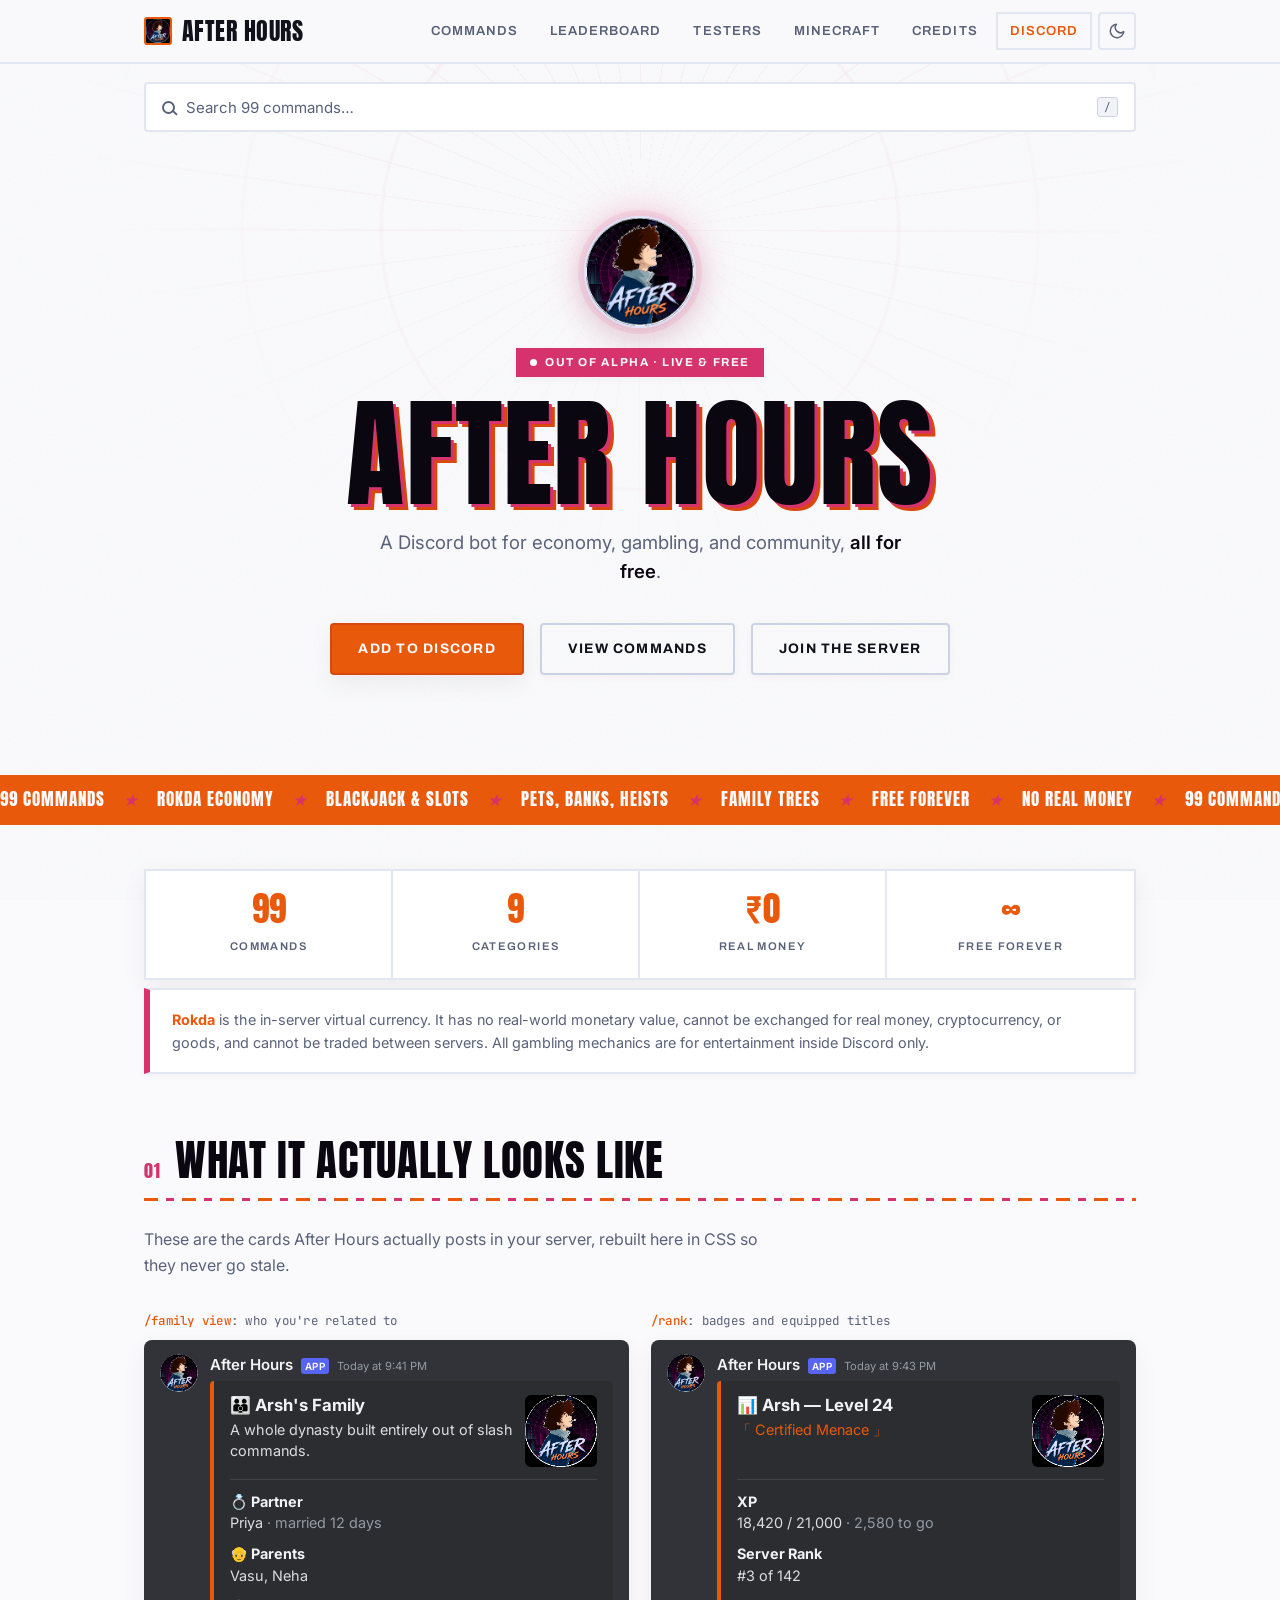
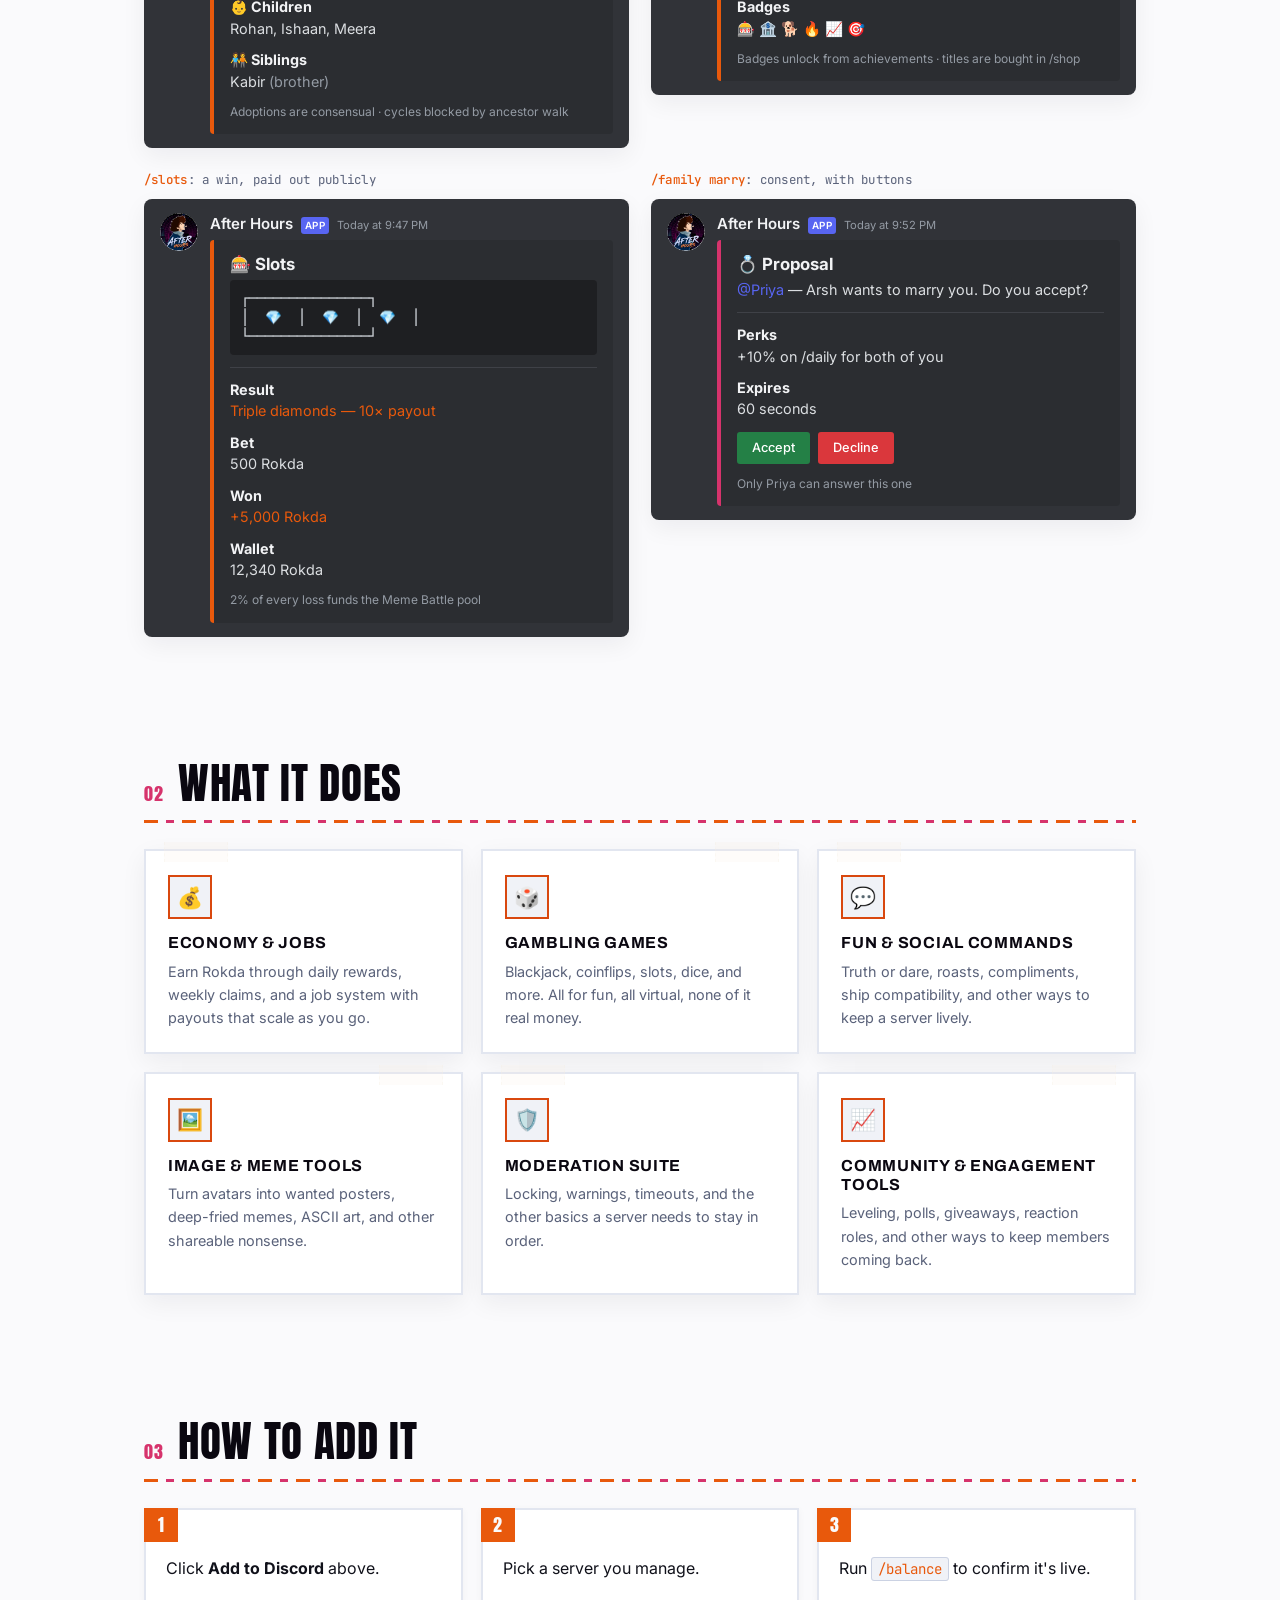
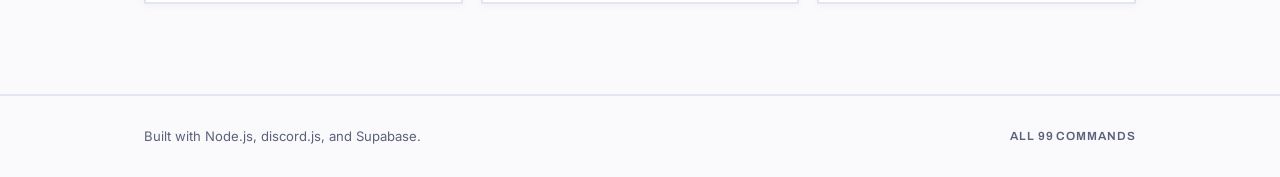
<file: index.html>
<!doctype html>
<html lang="en">
<head>
  <meta charset="UTF-8" />
  <meta name="viewport" content="width=device-width, initial-scale=1.0" />
  <script>(function(){try{var t=localStorage.getItem('ah-theme')||(matchMedia('(prefers-color-scheme: light)').matches?'light':'dark');document.documentElement.setAttribute('data-theme',t);}catch(e){}})();</script>
  <title>After Hours: A Discord Bot for Economy, Gambling &amp; Community</title>
  <meta name="description" content="After Hours is a Discord bot for economy, gambling, and community, without taking itself seriously. 99 commands, free forever." />

  <!-- Link previews. og:image is an absolute URL because Discord, Twitter and
       iMessage all fetch it without a page context — a relative path silently
       yields no card at all. 1200x630 is the ratio every one of them crops to.
       theme-color is what tints the stripe down the side of a Discord embed. -->
  <meta name="theme-color" content="#fd8547" />
  <link rel="canonical" href="https://afterhours.arshnah.in/" />

  <meta property="og:type" content="website" />
  <meta property="og:site_name" content="After Hours" />
  <meta property="og:url" content="https://afterhours.arshnah.in/" />
  <meta property="og:title" content="After Hours: A Discord Bot for Economy, Gambling &amp; Community" />
  <meta property="og:description" content="After Hours is a Discord bot for economy, gambling, and community. 99 commands, free forever." />
  <meta property="og:image" content="https://afterhours.arshnah.in/assets/og.png" />
  <meta property="og:image:width" content="1200" />
  <meta property="og:image:height" content="630" />
  <meta property="og:image:alt" content="After Hours — a Discord bot for economy, gambling and community" />

  <meta name="twitter:card" content="summary_large_image" />
  <meta name="twitter:title" content="After Hours: A Discord Bot for Economy, Gambling &amp; Community" />
  <meta name="twitter:description" content="After Hours is a Discord bot for economy, gambling, and community. 99 commands, free forever." />
  <meta name="twitter:image" content="https://afterhours.arshnah.in/assets/og.png" />


  <link rel="preconnect" href="https://fonts.googleapis.com" />
  <link rel="preconnect" href="https://fonts.gstatic.com" crossorigin />
  <link href="https://fonts.googleapis.com/css2?family=Anton&family=Archivo:wght@600;700&family=Inter:wght@400;500;600;700&family=JetBrains+Mono:wght@400;500&display=swap" rel="stylesheet" />

  <link rel="icon" type="image/png" href="assets/avatar-64.png" />
  <!-- Live stats source. Empty = disabled, and the hardcoded numbers below
       stand as-is. Set this to the API origin once it's behind TLS. -->
  <meta name="jugaad-api" content="https://jugaadapi.arshnah.in" />

  <link rel="stylesheet" href="styles.css" />
</head>
<body>

  <header class="site-header">
    <div class="container">
      <a href="index.html" class="site-logo"><img src="assets/avatar-128.png" alt="" class="logo-img" />After Hours</a>
      <nav class="site-nav">
        <a href="commands.html">Commands</a>
        <a href="leaderboard.html">Leaderboard</a>
        <a href="testers.html">Testers</a>
        <a href="minecraft.html">Minecraft</a>
        <a href="credits.html">Credits</a>
        <a href="https://discord.gg/CcgstekFs9" class="nav-discord">Discord</a>
        <button type="button" class="theme-toggle" id="theme-toggle" aria-label="Toggle light and dark theme" title="Toggle light / dark">
          <svg class="icon-sun" viewBox="0 0 24 24" fill="none" stroke="currentColor" stroke-width="2" stroke-linecap="round" stroke-linejoin="round" aria-hidden="true"><circle cx="12" cy="12" r="4"/><path d="M12 2v2M12 20v2M4.9 4.9l1.4 1.4M17.7 17.7l1.4 1.4M2 12h2M20 12h2M4.9 19.1l1.4-1.4M17.7 6.3l1.4-1.4"/></svg>
          <svg class="icon-moon" viewBox="0 0 24 24" fill="none" stroke="currentColor" stroke-width="2" stroke-linecap="round" stroke-linejoin="round" aria-hidden="true"><path d="M21 12.8A9 9 0 1 1 11.2 3 7 7 0 0 0 21 12.8z"/></svg>
        </button>
      </nav>
    </div>
  </header>

  <!-- index.html has nothing to filter in place, so its search field opens the
       palette. commands.html and testers.html use their own filter bars, which
       sit in the same spot, so every page has a search field under the header. -->
  <div class="search-trigger-wrap">
    <button type="button" class="search-trigger" id="search-trigger">
      <span class="mag" aria-hidden="true"></span>
      <span class="grow">Search 99 commands…</span>
      <kbd>/</kbd>
    </button>
  </div>

  <main>

    <section class="hero">
      <div class="container">
        <img src="assets/avatar-256.png" alt="After Hours bot avatar" class="hero-avatar" data-reveal />
        <span class="hero-badge" data-reveal><span class="dot"></span> Out of alpha &middot; live &amp; free</span>
        <h1 data-reveal data-reveal-delay="60">After Hours</h1>
        <p class="tagline" data-reveal data-reveal-delay="120">A Discord bot for economy, gambling, and community, <strong>all for free</strong>.</p>
        <div class="hero-actions" data-reveal data-reveal-delay="180">
          <a href="https://discord.com/oauth2/authorize?client_id=1526129273075929159&permissions=1376939797590&integration_type=0&scope=bot+applications.commands" class="btn btn-primary">Add to Discord</a>
          <a href="commands.html" class="btn btn-secondary">View Commands</a>
          <a href="https://discord.gg/CcgstekFs9" class="btn btn-secondary">Join the Server</a>
        </div>
      </div>
    </section>

    <!-- The CSS scrolls the track to -50%, which is only seamless if the
         content is exactly two identical halves. Both copies live here rather
         than being cloned in JS so the loop can't break when JS doesn't run.
         Edit one span, edit the other to match. -->
    <div class="ticker" aria-hidden="true">
      <div class="ticker-track" id="ticker-track">
        <span>99 Commands<i class="sep">★</i>Rokda Economy<i class="sep">★</i>Blackjack &amp; Slots<i class="sep">★</i>Pets, Banks, Heists<i class="sep">★</i>Family Trees<i class="sep">★</i>Free Forever<i class="sep">★</i>No Real Money<i class="sep">★</i></span>
        <span>99 Commands<i class="sep">★</i>Rokda Economy<i class="sep">★</i>Blackjack &amp; Slots<i class="sep">★</i>Pets, Banks, Heists<i class="sep">★</i>Family Trees<i class="sep">★</i>Free Forever<i class="sep">★</i>No Real Money<i class="sep">★</i></span>
      </div>
    </div>

    <section class="stats-section" style="padding-top:44px;padding-bottom:0;">
      <div class="container">
        <div class="stat-strip" data-reveal>
          <div><span class="n" data-stat="commands">99</span><span class="l">Commands</span></div>
          <div><span class="n">9</span><span class="l">Categories</span></div>
          <div><span class="n">₹0</span><span class="l">Real Money</span></div>
          <div><span class="n">∞</span><span class="l">Free Forever</span></div>
        </div>
      </div>
    </section>

    <section class="compliance">
      <div class="container">
        <p><strong>Rokda</strong> is the in-server virtual currency. It has no real-world monetary value, cannot be exchanged for real money, cryptocurrency, or goods, and cannot be traded between servers. All gambling mechanics are for entertainment inside Discord only.</p>
      </div>
    </section>

    <!-- Proof. These are the bot's real Components V2 containers rebuilt in
         HTML/CSS — accent bar, heading, thumbnail, divider, fields, footer —
         so they can't go stale the way screenshots do. Structure mirrors
         rokdaContainer() in Jugaad-Bot/lib/components.js. -->
    <section class="proof">
      <div class="container">
        <div class="section-head" data-reveal>
          <span class="num">01</span>
          <h2>What it actually looks like</h2>
        </div>
        <div class="rule-torn"></div>
        <p class="section-intro" data-reveal>These are the cards After Hours actually posts in your server, rebuilt here in CSS so they never go stale.</p>

        <div class="proof-grid">

          <figure class="proof-item" data-reveal>
            <figcaption><b>/family view</b>: who you're related to</figcaption>
            <div class="dc">
              <div class="dc-msg">
                <img src="assets/avatar-128.png" alt="" class="dc-pfp" />
                <div class="dc-body">
                  <div class="dc-meta">
                    <span class="dc-name">After Hours</span>
                    <span class="dc-tag">App</span>
                    <span class="dc-time">Today at 9:41 PM</span>
                  </div>
                  <div class="dc-card">
                    <div class="dc-head">
                      <div>
                        <p class="dc-title">👪 Arsh's Family</p>
                        <p class="dc-desc">A whole dynasty built entirely out of slash commands.</p>
                      </div>
                      <img src="assets/avatar-128.png" alt="" class="dc-thumb" />
                    </div>
                    <hr class="dc-div" />
                    <div class="dc-field"><b>💍 Partner</b>Priya <span style="color:#949ba4">· married 12 days</span></div>
                    <div class="dc-field"><b>👴 Parents</b>Vasu, Neha</div>
                    <div class="dc-field"><b>👶 Children</b>Rohan, Ishaan, Meera</div>
                    <div class="dc-field"><b>🧑‍🤝‍🧑 Siblings</b>Kabir <span style="color:#949ba4">(brother)</span></div>
                    <p class="dc-foot">Adoptions are consensual · cycles blocked by ancestor walk</p>
                  </div>
                </div>
              </div>
            </div>
          </figure>

          <figure class="proof-item" data-reveal data-reveal-delay="80">
            <figcaption><b>/rank</b>: badges and equipped titles</figcaption>
            <div class="dc">
              <div class="dc-msg">
                <img src="assets/avatar-128.png" alt="" class="dc-pfp" />
                <div class="dc-body">
                  <div class="dc-meta">
                    <span class="dc-name">After Hours</span>
                    <span class="dc-tag">App</span>
                    <span class="dc-time">Today at 9:43 PM</span>
                  </div>
                  <div class="dc-card">
                    <div class="dc-head">
                      <div>
                        <p class="dc-title">📊 Arsh — Level 24</p>
                        <p class="dc-desc"><span class="dc-gold">「 Certified Menace 」</span></p>
                      </div>
                      <img src="assets/avatar-128.png" alt="" class="dc-thumb" />
                    </div>
                    <hr class="dc-div" />
                    <div class="dc-field"><b>XP</b>18,420 / 21,000 <span style="color:#949ba4">· 2,580 to go</span></div>
                    <div class="dc-field"><b>Server Rank</b>#3 of 142</div>
                    <div class="dc-field"><b>Badges</b>🎰 🏦 🐕 🔥 📈 🎯</div>
                    <p class="dc-foot">Badges unlock from achievements · titles are bought in /shop</p>
                  </div>
                </div>
              </div>
            </div>
          </figure>

          <figure class="proof-item" data-reveal>
            <figcaption><b>/slots</b>: a win, paid out publicly</figcaption>
            <div class="dc">
              <div class="dc-msg">
                <img src="assets/avatar-128.png" alt="" class="dc-pfp" />
                <div class="dc-body">
                  <div class="dc-meta">
                    <span class="dc-name">After Hours</span>
                    <span class="dc-tag">App</span>
                    <span class="dc-time">Today at 9:47 PM</span>
                  </div>
                  <div class="dc-card">
                    <p class="dc-title">🎰 Slots</p>
                    <pre class="dc-mono">┌───────────────┐
│  💎  │  💎  │  💎  │
└───────────────┘</pre>
                    <hr class="dc-div" />
                    <div class="dc-field"><b>Result</b><span class="dc-gold">Triple diamonds — 10× payout</span></div>
                    <div class="dc-field"><b>Bet</b>500 Rokda</div>
                    <div class="dc-field"><b>Won</b><span class="dc-gold">+5,000 Rokda</span></div>
                    <div class="dc-field"><b>Wallet</b>12,340 Rokda</div>
                    <p class="dc-foot">2% of every loss funds the Meme Battle pool</p>
                  </div>
                </div>
              </div>
            </div>
          </figure>

          <figure class="proof-item" data-reveal data-reveal-delay="80">
            <figcaption><b>/family marry</b>: consent, with buttons</figcaption>
            <div class="dc">
              <div class="dc-msg">
                <img src="assets/avatar-128.png" alt="" class="dc-pfp" />
                <div class="dc-body">
                  <div class="dc-meta">
                    <span class="dc-name">After Hours</span>
                    <span class="dc-tag">App</span>
                    <span class="dc-time">Today at 9:52 PM</span>
                  </div>
                  <div class="dc-card red">
                    <p class="dc-title">💍 Proposal</p>
                    <p class="dc-desc"><span style="color:#5865f2">@Priya</span> — Arsh wants to marry you. Do you accept?</p>
                    <hr class="dc-div" />
                    <div class="dc-field"><b>Perks</b>+10% on /daily for both of you</div>
                    <div class="dc-field"><b>Expires</b>60 seconds</div>
                    <div class="dc-btns">
                      <span class="dc-btn green">Accept</span>
                      <span class="dc-btn red">Decline</span>
                    </div>
                    <p class="dc-foot">Only Priya can answer this one</p>
                  </div>
                </div>
              </div>
            </div>
          </figure>

        </div>
      </div>
    </section>

    <section class="features">
      <div class="container">
        <div class="section-head" data-reveal>
          <span class="num">02</span>
          <h2>What it does</h2>
        </div>
        <div class="rule-torn"></div>
        <div class="feature-grid">
          <article class="feature-card" data-reveal>
            <span class="icon">💰</span>
            <h3>Economy &amp; Jobs</h3>
            <p>Earn Rokda through daily rewards, weekly claims, and a job system with payouts that scale as you go.</p>
          </article>
          <article class="feature-card" data-reveal data-reveal-delay="70">
            <span class="icon">🎲</span>
            <h3>Gambling Games</h3>
            <p>Blackjack, coinflips, slots, dice, and more. All for fun, all virtual, none of it real money.</p>
          </article>
          <article class="feature-card" data-reveal data-reveal-delay="140">
            <span class="icon">💬</span>
            <h3>Fun &amp; Social Commands</h3>
            <p>Truth or dare, roasts, compliments, ship compatibility, and other ways to keep a server lively.</p>
          </article>
          <article class="feature-card" data-reveal>
            <span class="icon">🖼️</span>
            <h3>Image &amp; Meme Tools</h3>
            <p>Turn avatars into wanted posters, deep-fried memes, ASCII art, and other shareable nonsense.</p>
          </article>
          <article class="feature-card" data-reveal data-reveal-delay="70">
            <span class="icon">🛡️</span>
            <h3>Moderation Suite</h3>
            <p>Locking, warnings, timeouts, and the other basics a server needs to stay in order.</p>
          </article>
          <article class="feature-card" data-reveal data-reveal-delay="140">
            <span class="icon">📈</span>
            <h3>Community &amp; Engagement Tools</h3>
            <p>Leveling, polls, giveaways, reaction roles, and other ways to keep members coming back.</p>
          </article>
        </div>
      </div>
    </section>

    <section class="how-to-add">
      <div class="container">
        <div class="section-head" data-reveal>
          <span class="num">03</span>
          <h2>How to add it</h2>
        </div>
        <div class="rule-torn"></div>
        <ol class="steps">
          <li data-reveal>Click <strong>Add to Discord</strong> above.</li>
          <li data-reveal data-reveal-delay="70">Pick a server you manage.</li>
          <li data-reveal data-reveal-delay="140">Run <code>/balance</code> to confirm it's live.</li>
        </ol>
      </div>
    </section>

  </main>

  <footer class="site-footer">
    <div class="container">
      <span>Built with Node.js, discord.js, and Supabase.</span>
      <a href="commands.html">All 99 Commands</a>
    </div>
  </footer>

  <button type="button" class="to-top" aria-label="Back to top">
    <svg viewBox="0 0 24 24" fill="none" stroke="currentColor" stroke-width="2.4" stroke-linecap="round" stroke-linejoin="round" aria-hidden="true">
      <path d="M12 19V5M5 12l7-7 7 7" />
    </svg>
  </button>

  <script src="script.js"></script>
</body>
</html>
</file>
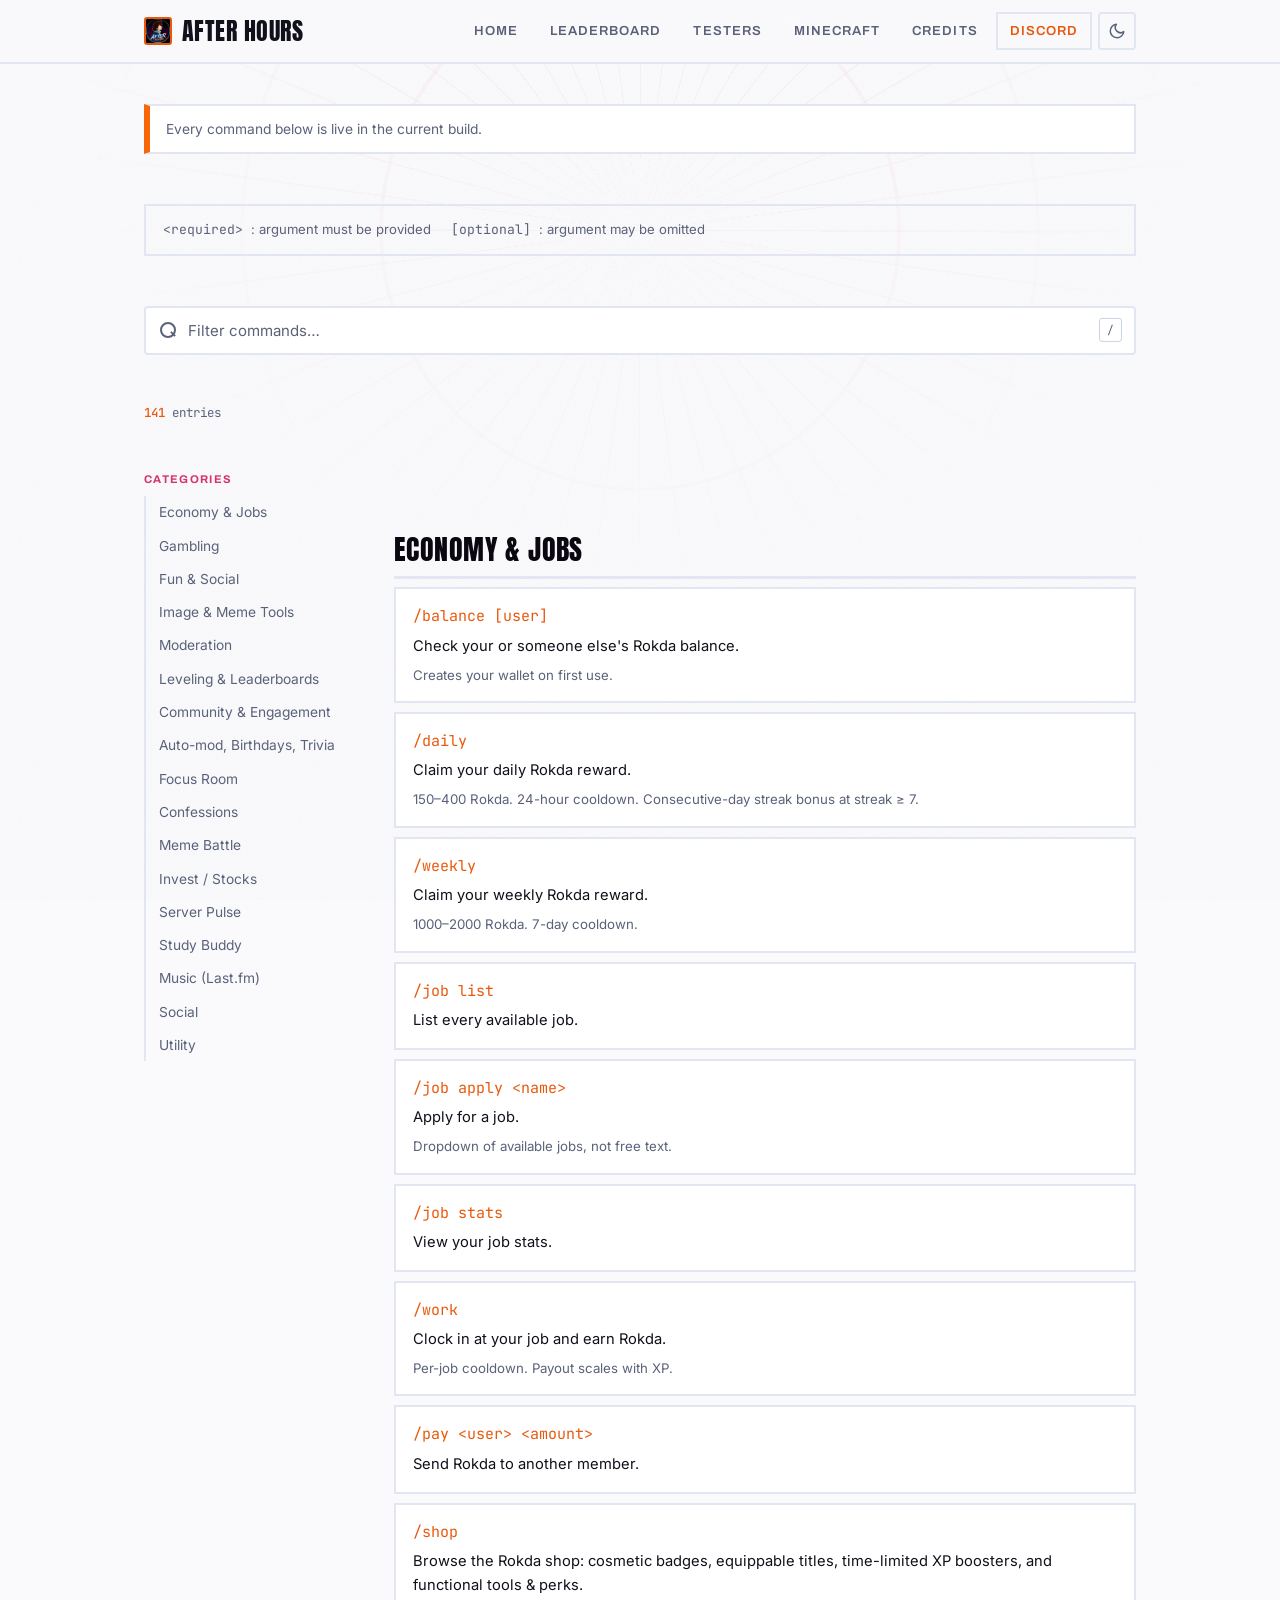
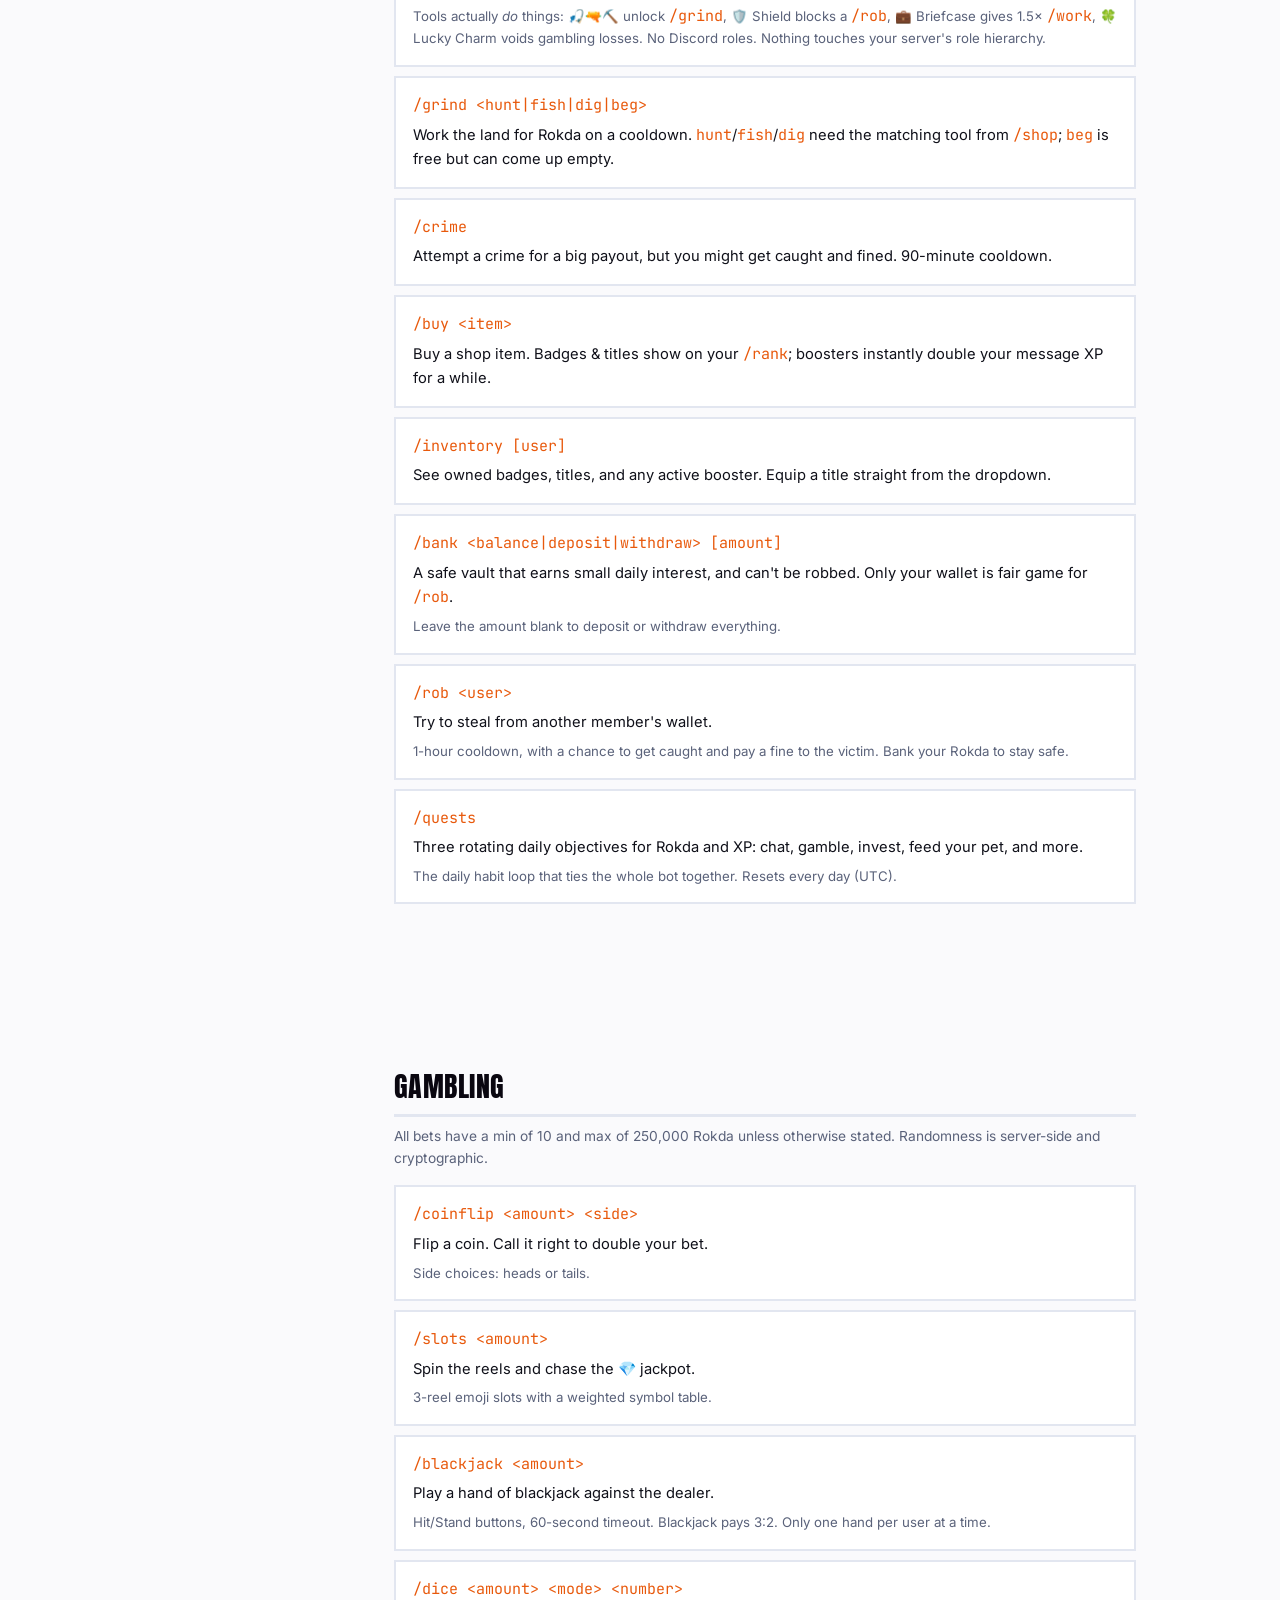
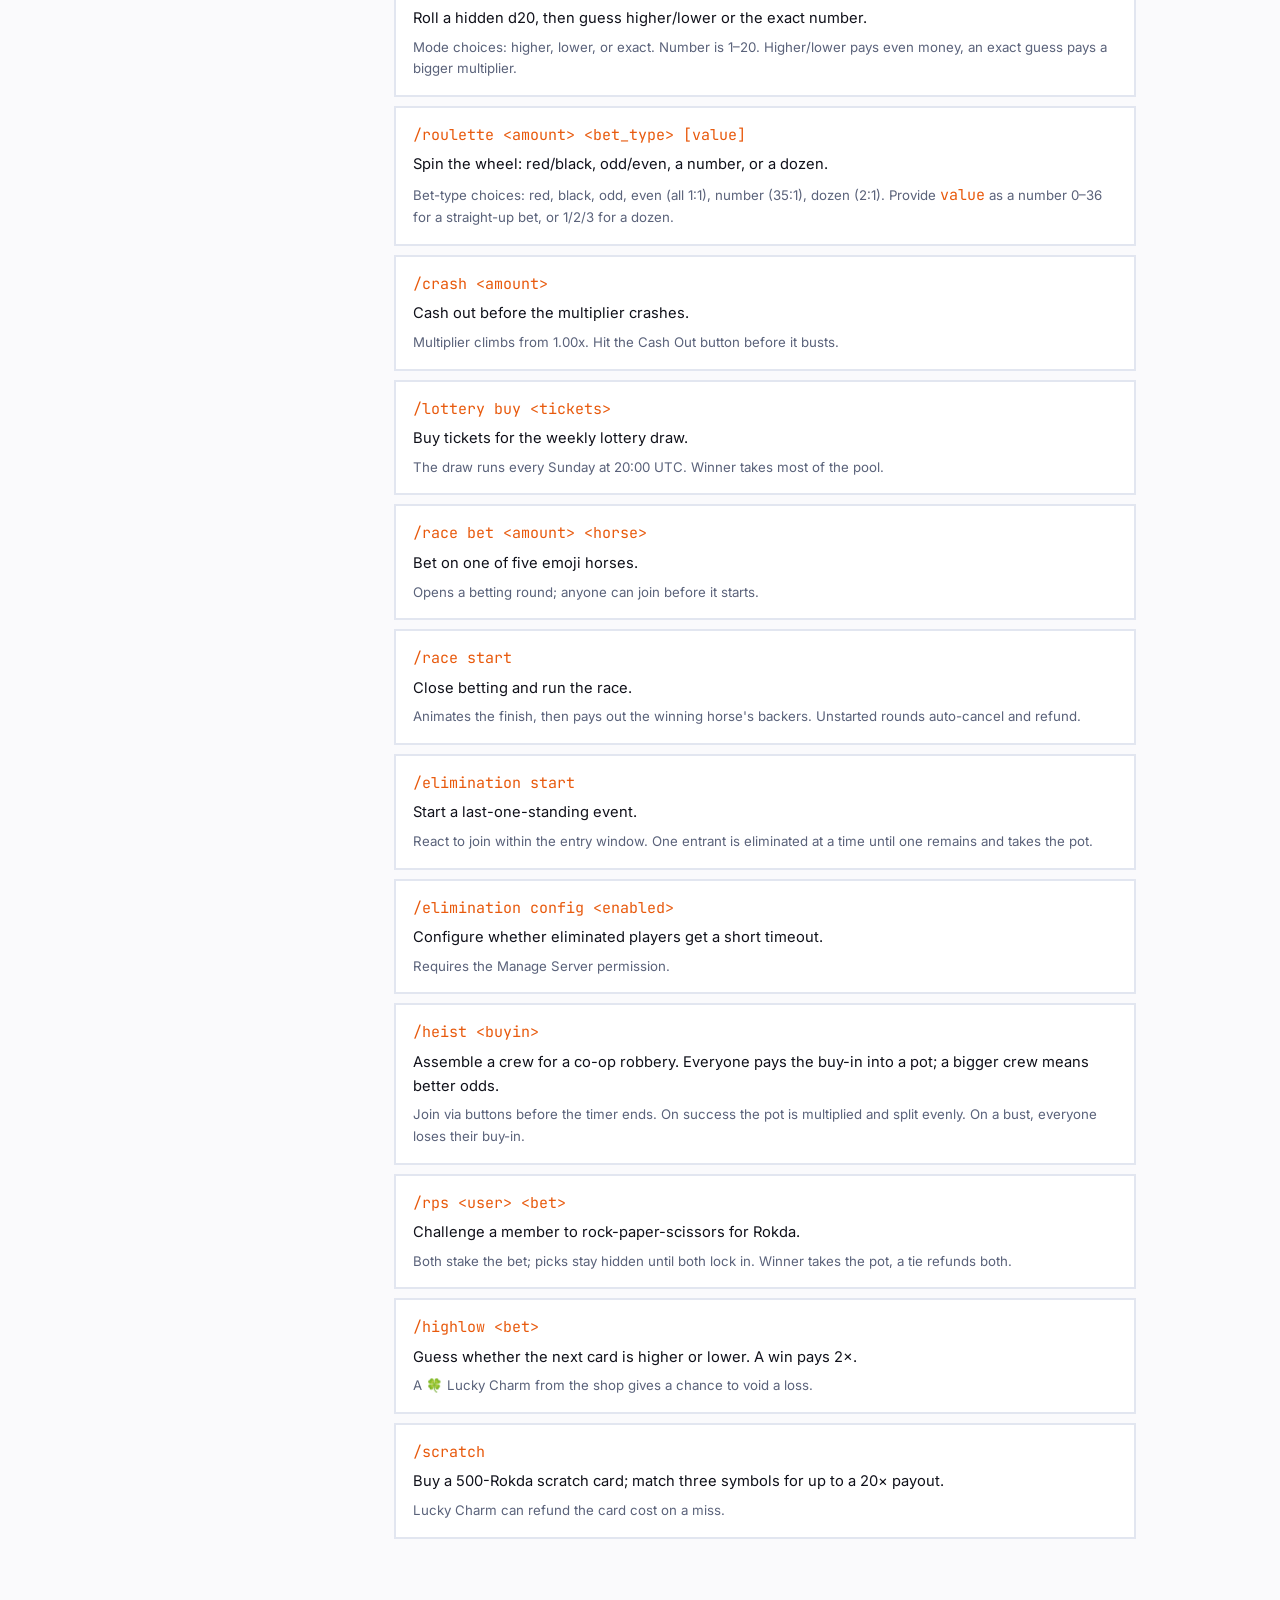
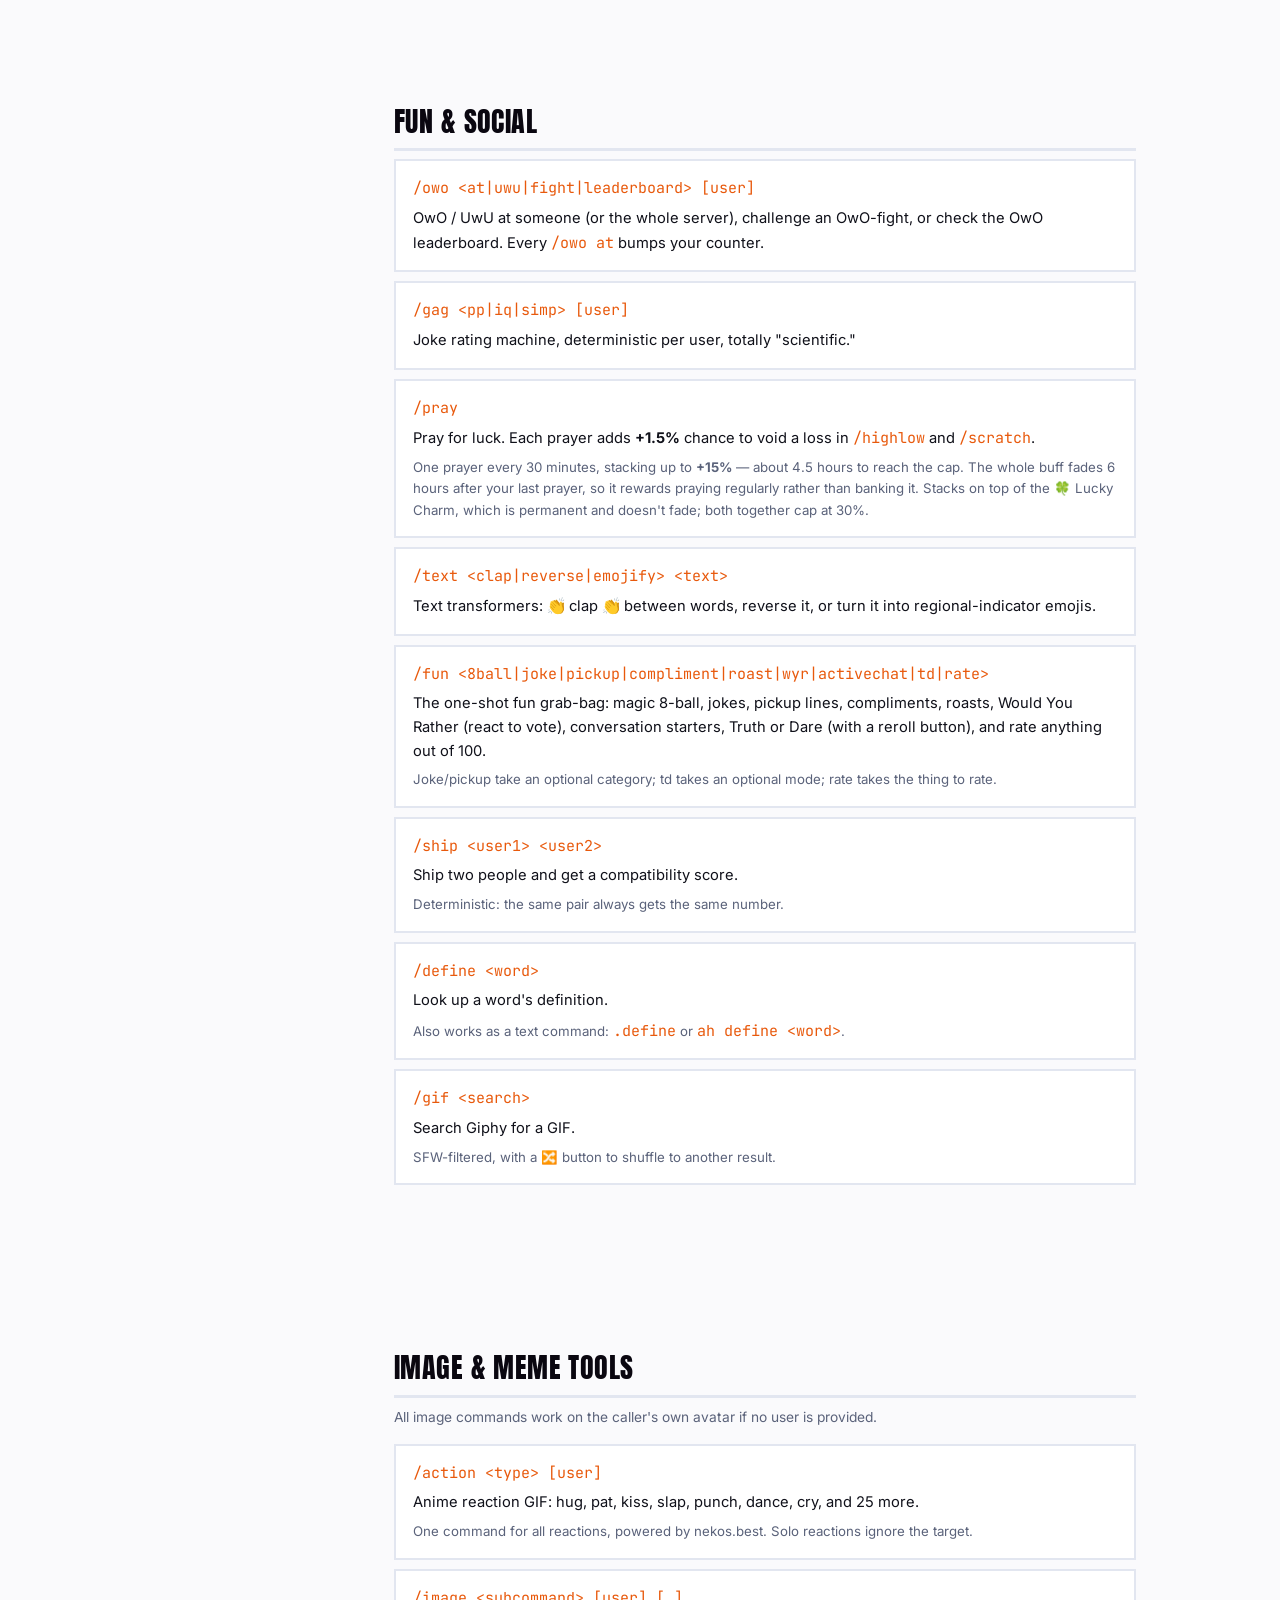
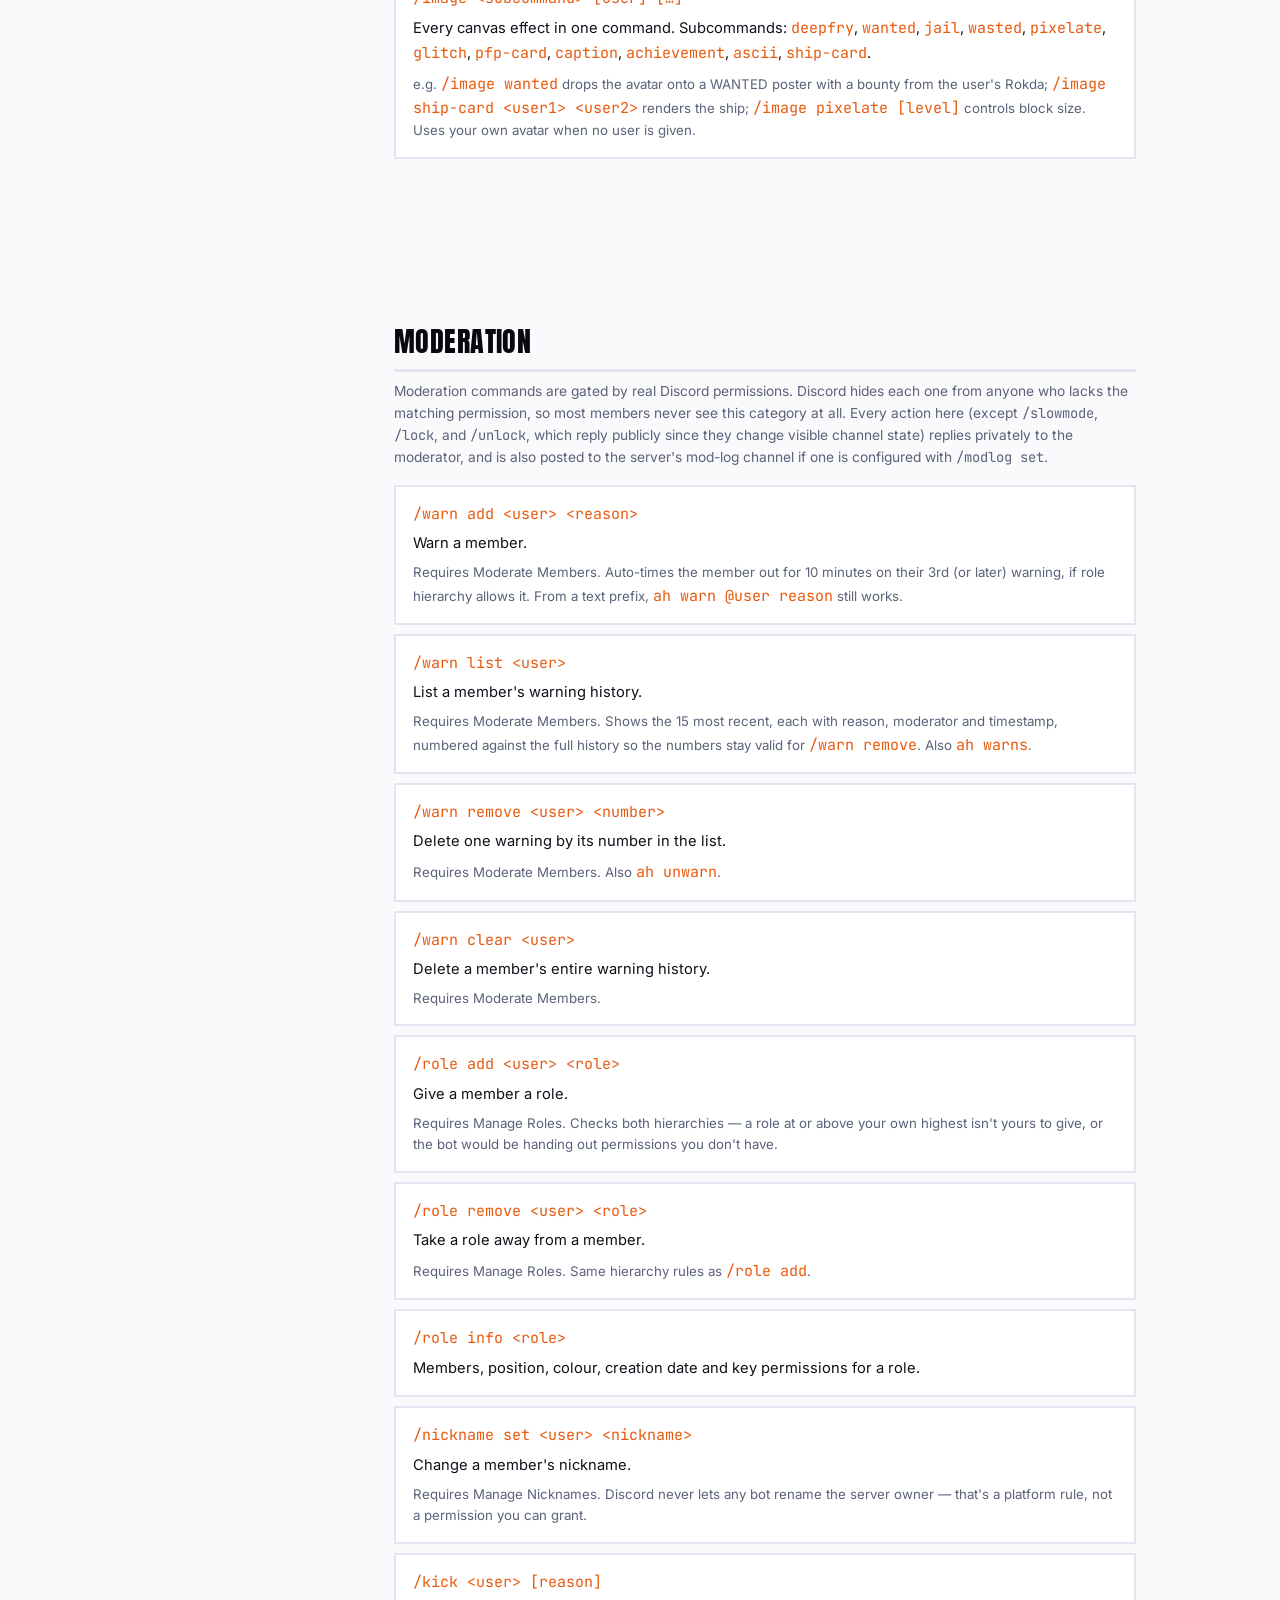
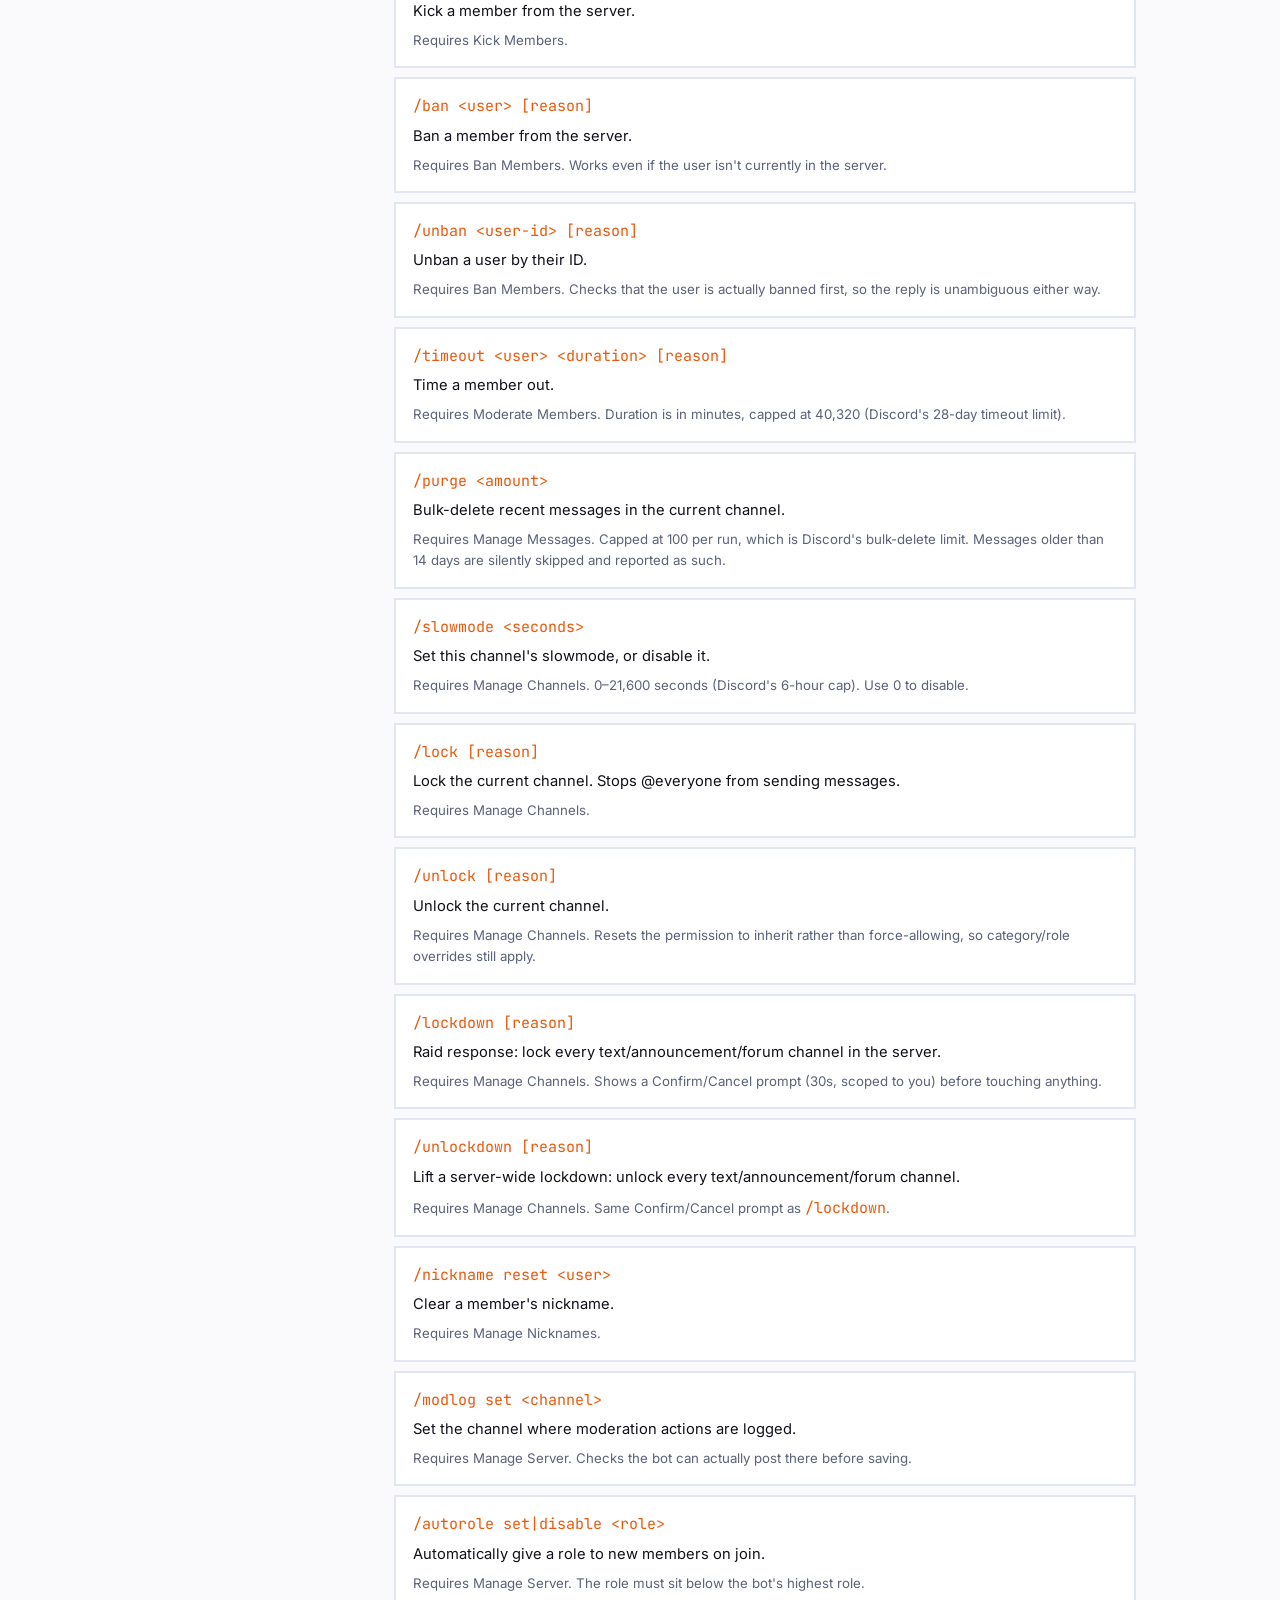
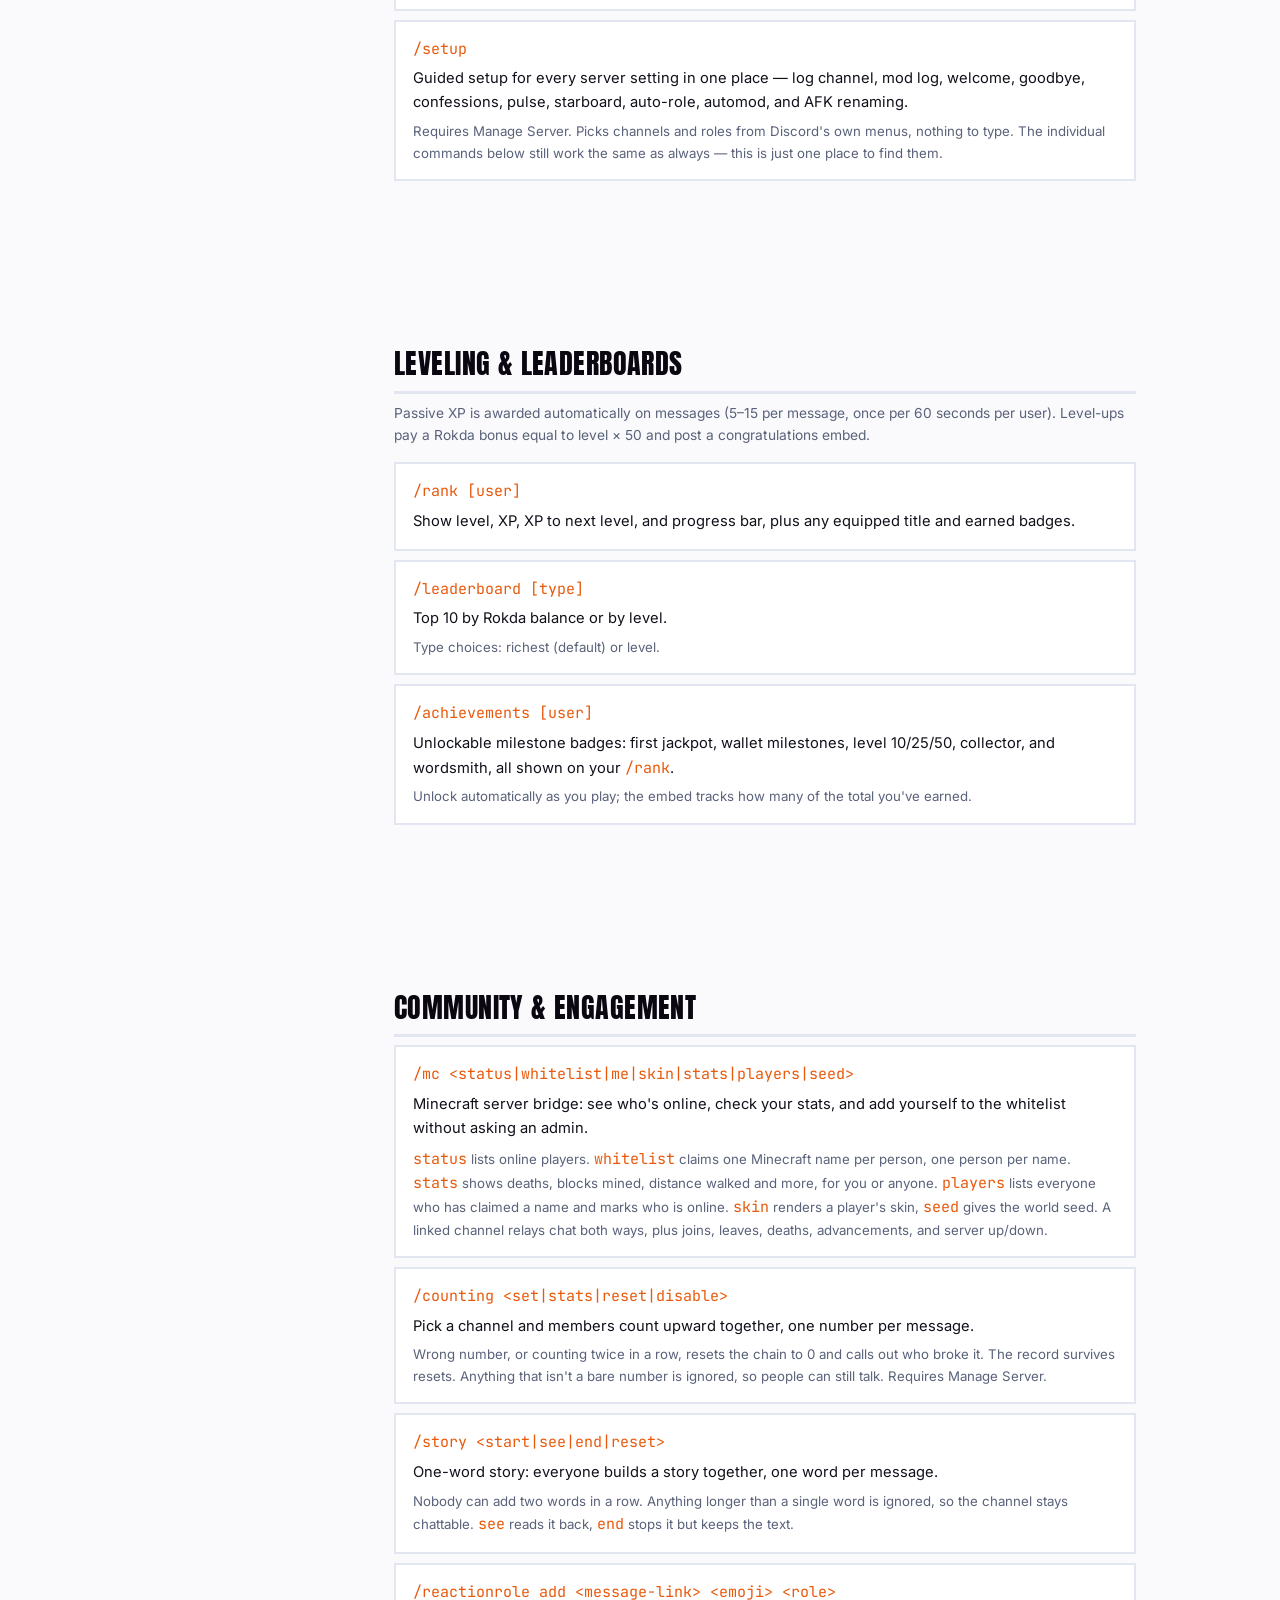
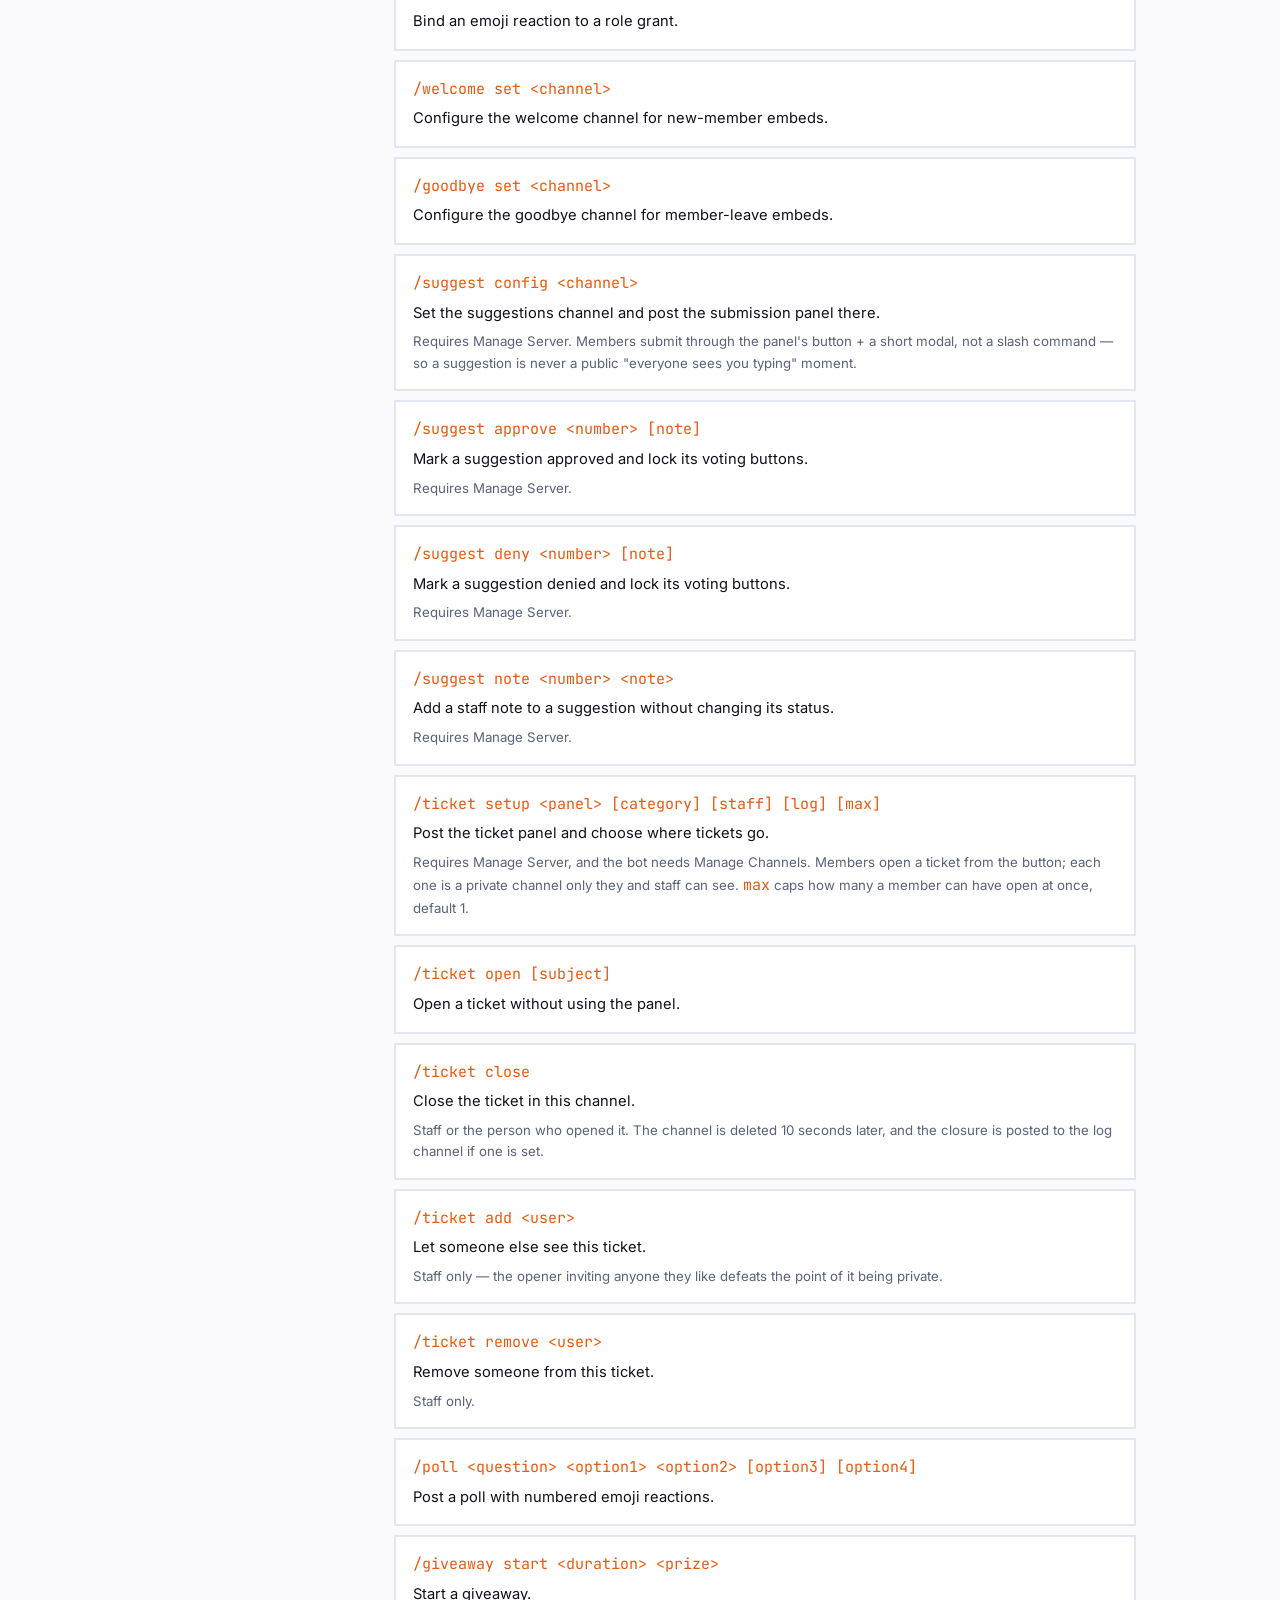
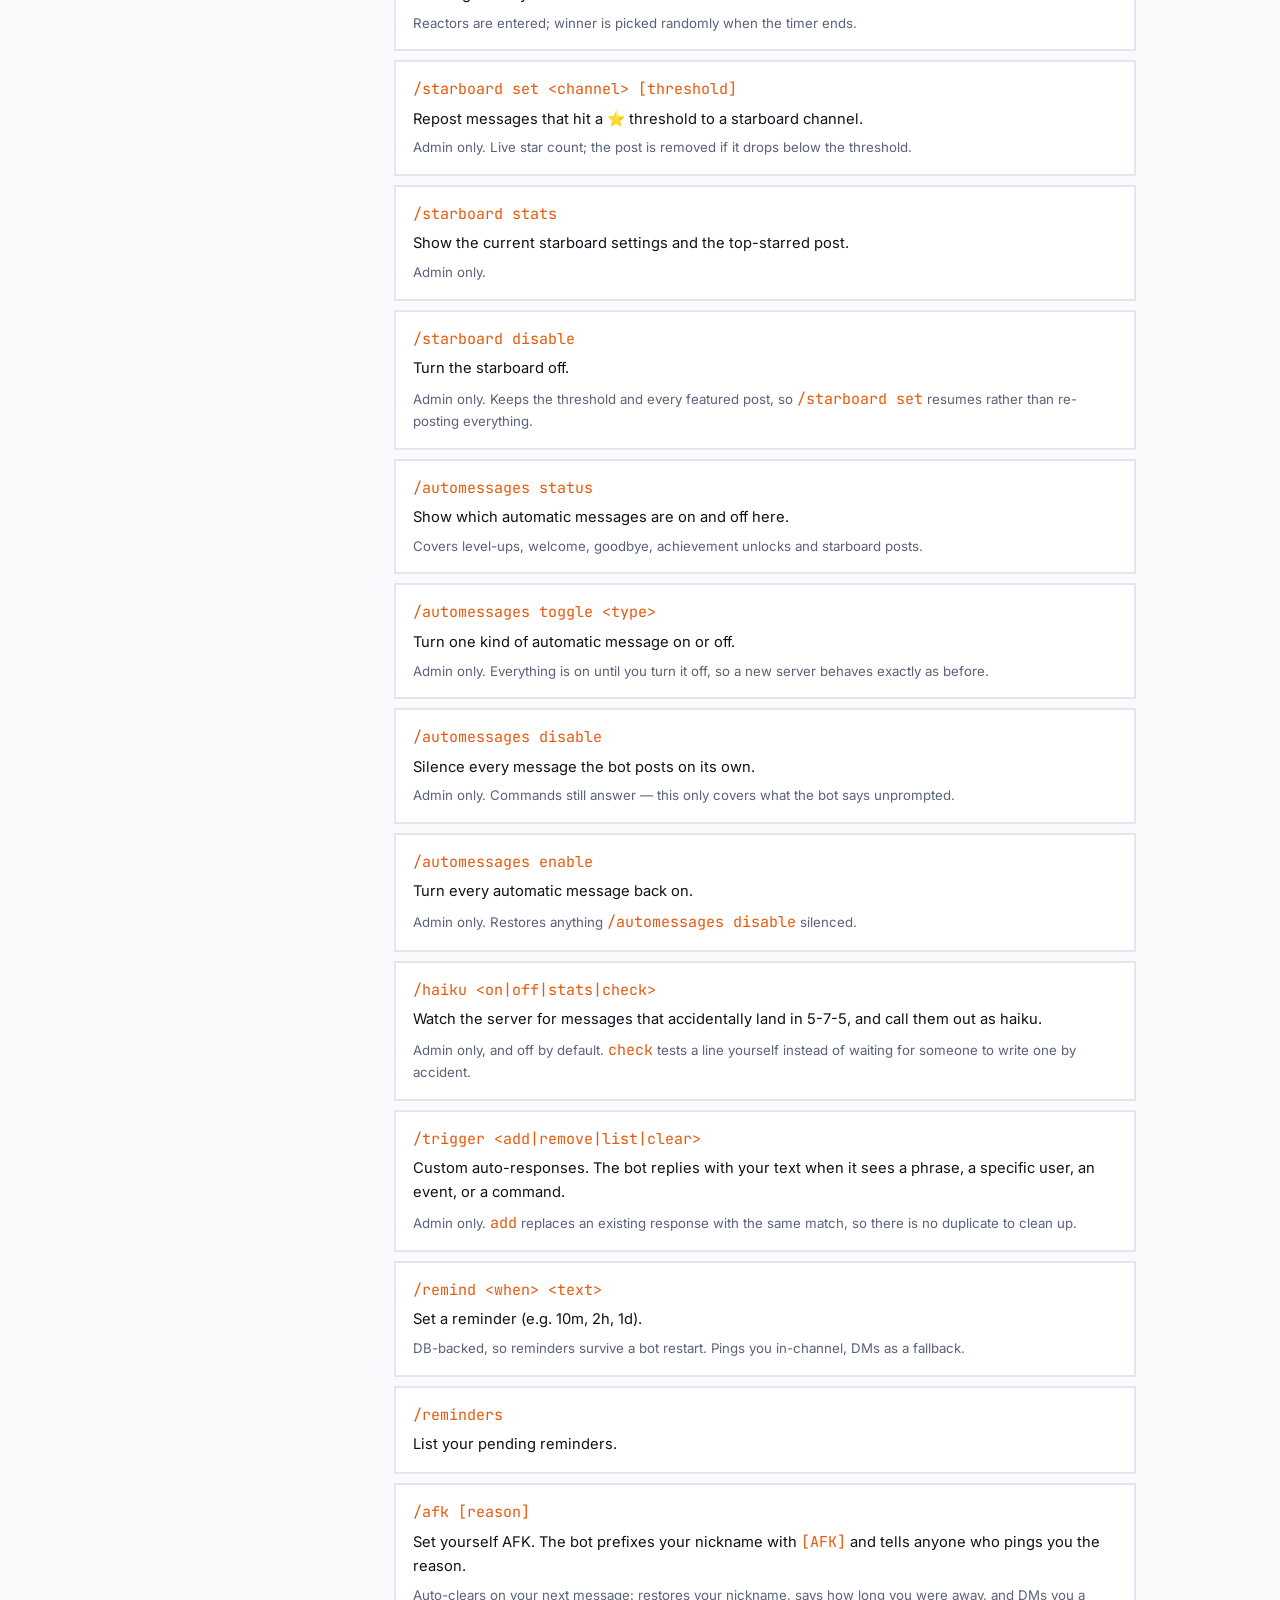
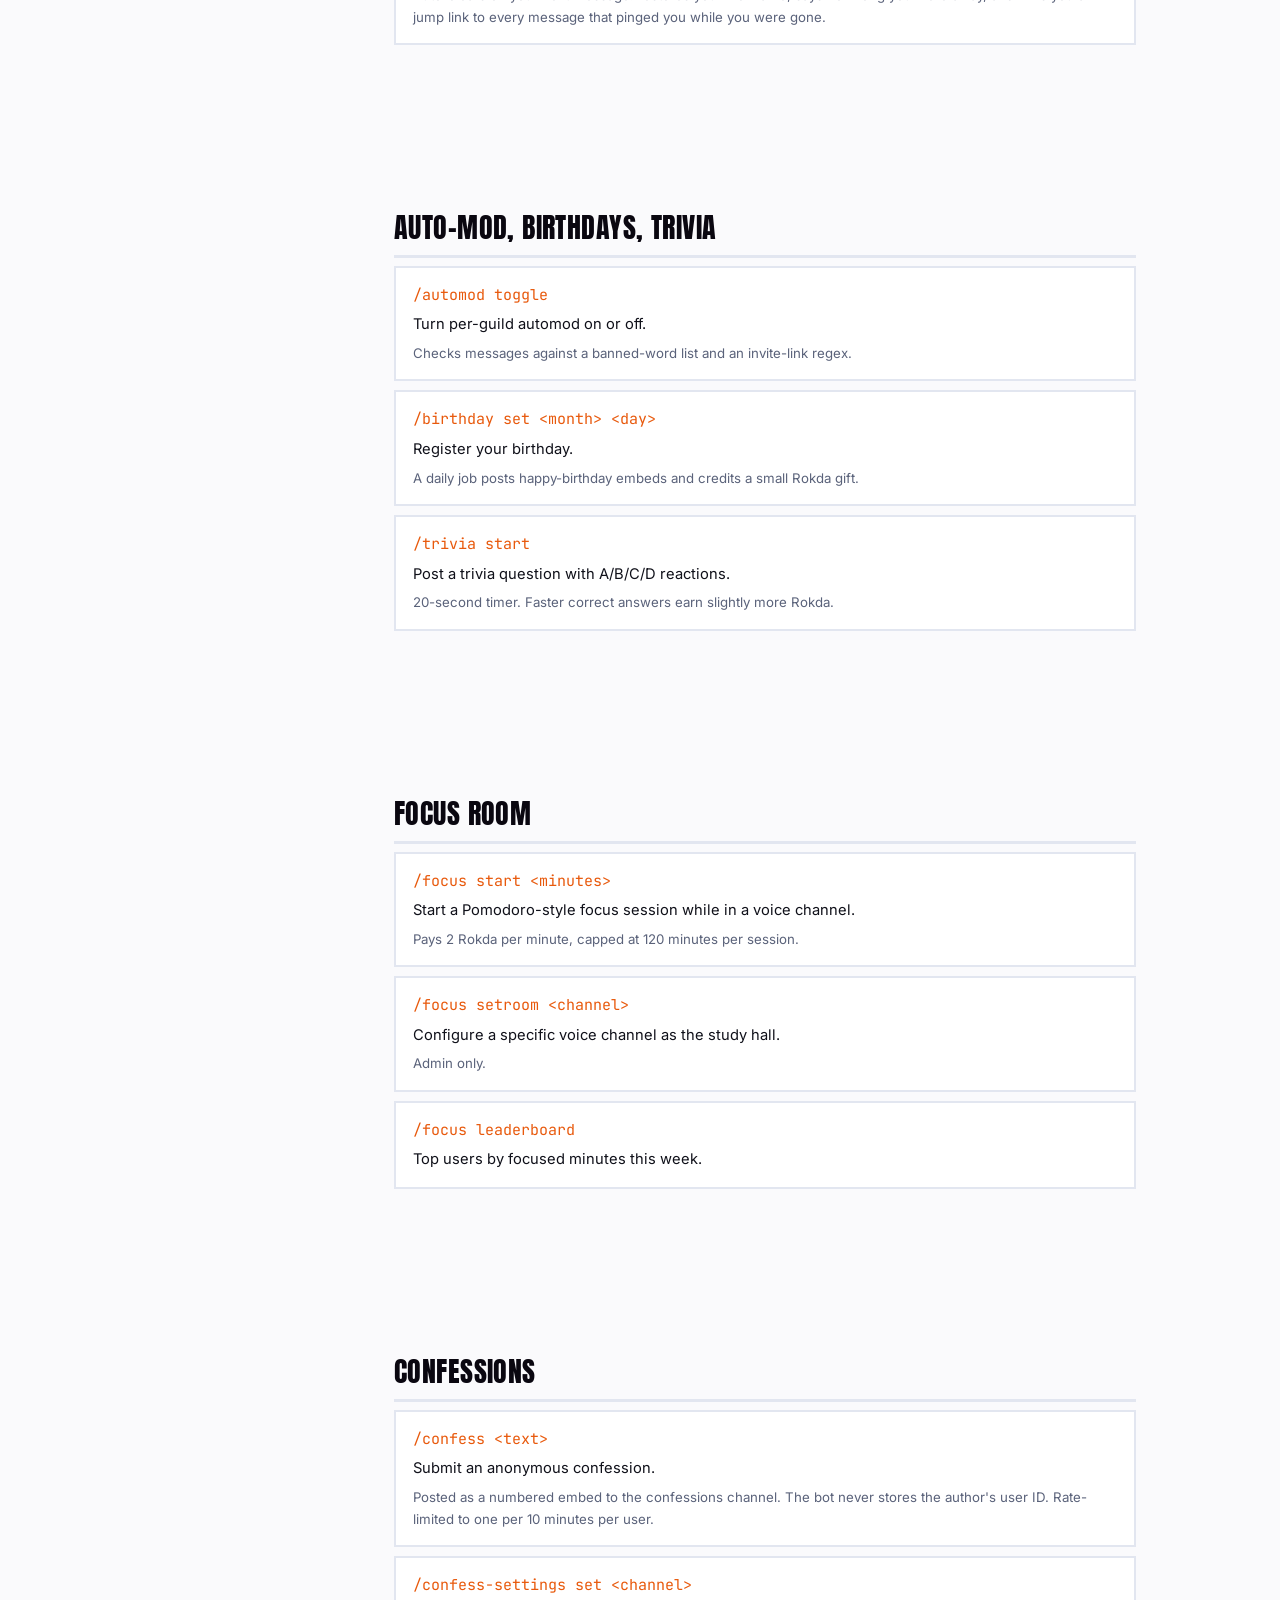
<file: commands.html>
<!doctype html>
<html lang="en">
<head>
  <meta charset="UTF-8" />
  <meta name="viewport" content="width=device-width, initial-scale=1.0" />
  <script>(function(){try{var t=localStorage.getItem('ah-theme')||(matchMedia('(prefers-color-scheme: light)').matches?'light':'dark');document.documentElement.setAttribute('data-theme',t);}catch(e){}})();</script>
  <title>Commands · After Hours</title>
  <meta name="description" content="Full command reference for After Hours, a Discord bot for economy, gambling, and community." />

  <!-- Link previews. og:image is an absolute URL because Discord, Twitter and
       iMessage all fetch it without a page context — a relative path silently
       yields no card at all. 1200x630 is the ratio every one of them crops to.
       theme-color is what tints the stripe down the side of a Discord embed. -->
  <meta name="theme-color" content="#fd8547" />
  <link rel="canonical" href="https://afterhours.arshnah.in/commands.html" />

  <meta property="og:type" content="website" />
  <meta property="og:site_name" content="After Hours" />
  <meta property="og:url" content="https://afterhours.arshnah.in/commands.html" />
  <meta property="og:title" content="Commands · After Hours" />
  <meta property="og:description" content="Full command reference for After Hours, a Discord bot for economy, gambling, and community." />
  <meta property="og:image" content="https://afterhours.arshnah.in/assets/og.png" />
  <meta property="og:image:width" content="1200" />
  <meta property="og:image:height" content="630" />
  <meta property="og:image:alt" content="After Hours — a Discord bot for economy, gambling and community" />

  <meta name="twitter:card" content="summary_large_image" />
  <meta name="twitter:title" content="Commands · After Hours" />
  <meta name="twitter:description" content="Full command reference for After Hours, a Discord bot for economy, gambling, and community." />
  <meta name="twitter:image" content="https://afterhours.arshnah.in/assets/og.png" />


  <link rel="preconnect" href="https://fonts.googleapis.com" />
  <link rel="preconnect" href="https://fonts.gstatic.com" crossorigin />
  <link href="https://fonts.googleapis.com/css2?family=Anton&family=Archivo:wght@600;700&family=Inter:wght@400;500;600;700&family=JetBrains+Mono:wght@400;500&display=swap" rel="stylesheet" />

  <link rel="icon" type="image/png" href="assets/avatar-64.png" />
  <link rel="stylesheet" href="styles.css" />
</head>
<body>

  <header class="site-header">
    <div class="container">
      <a href="index.html" class="site-logo"><img src="assets/avatar-128.png" alt="" class="logo-img" />After Hours</a>
      <nav class="site-nav">
        <a href="index.html">Home</a>
        <a href="leaderboard.html">Leaderboard</a>
        <a href="testers.html">Testers</a>
        <a href="minecraft.html">Minecraft</a>
        <a href="credits.html">Credits</a>
        <a href="https://discord.gg/CcgstekFs9" class="nav-discord">Discord</a>
        <button type="button" class="theme-toggle" id="theme-toggle" aria-label="Toggle light and dark theme" title="Toggle light / dark">
          <svg class="icon-sun" viewBox="0 0 24 24" fill="none" stroke="currentColor" stroke-width="2" stroke-linecap="round" stroke-linejoin="round" aria-hidden="true"><circle cx="12" cy="12" r="4"/><path d="M12 2v2M12 20v2M4.9 4.9l1.4 1.4M17.7 17.7l1.4 1.4M2 12h2M20 12h2M4.9 19.1l1.4-1.4M17.7 6.3l1.4-1.4"/></svg>
          <svg class="icon-moon" viewBox="0 0 24 24" fill="none" stroke="currentColor" stroke-width="2" stroke-linecap="round" stroke-linejoin="round" aria-hidden="true"><path d="M21 12.8A9 9 0 1 1 11.2 3 7 7 0 0 0 21 12.8z"/></svg>
        </button>
      </nav>
    </div>
  </header>

  <div class="commands-page">

    <p class="build-note">Every command below is live in the current build.</p>

    <div class="legend">
      <div class="legend-item"><code class="mono">&lt;required&gt;</code>: argument must be provided</div>
      <div class="legend-item"><code class="mono">[optional]</code>: argument may be omitted</div>
    </div>

    <div class="filter-bar">
      <input type="text" id="command-filter" placeholder="Filter commands…" autocomplete="off" />
    </div>

    <button type="button" class="mobile-nav-toggle" id="mobile-nav-toggle">Categories ▾</button>

    <aside class="sidebar" id="sidebar">
      <h4>Categories</h4>
      <ul>
        <li><a href="#economy">Economy &amp; Jobs</a></li>
        <li><a href="#gambling">Gambling</a></li>
        <li><a href="#fun-social">Fun &amp; Social</a></li>
        <li><a href="#image-meme">Image &amp; Meme Tools</a></li>
        <li><a href="#moderation">Moderation</a></li>
        <li><a href="#leveling">Leveling &amp; Leaderboards</a></li>
        <li><a href="#community">Community &amp; Engagement</a></li>
        <li><a href="#automod-birthdays-trivia">Auto-mod, Birthdays, Trivia</a></li>
        <li><a href="#focus-room">Focus Room</a></li>
        <li><a href="#confessions">Confessions</a></li>
        <li><a href="#meme-battle">Meme Battle</a></li>
        <li><a href="#invest-stocks">Invest / Stocks</a></li>
        <li><a href="#server-pulse">Server Pulse</a></li>
        <li><a href="#study-buddy">Study Buddy</a></li>
        <li><a href="#music">Music (Last.fm)</a></li>
        <li><a href="#social">Social</a></li>
        <li><a href="#utility">Utility</a></li>
      </ul>
    </aside>

    <main class="command-main">

      <p class="no-results" id="no-results">No commands match your filter.</p>

      <!-- Economy & Jobs -->
      <section class="command-category" id="economy">
        <h2>Economy &amp; Jobs</h2>
        <div class="command-list">
          <article class="command-card" data-name="balance">
            <header><code>/balance [user]</code></header>
            <p class="desc">Check your or someone else's Rokda balance.</p>
            <p class="note">Creates your wallet on first use.</p>
          </article>
          <article class="command-card" data-name="daily">
            <header><code>/daily</code></header>
            <p class="desc">Claim your daily Rokda reward.</p>
            <p class="note">150–400 Rokda. 24-hour cooldown. Consecutive-day streak bonus at streak ≥ 7.</p>
          </article>
          <article class="command-card" data-name="weekly">
            <header><code>/weekly</code></header>
            <p class="desc">Claim your weekly Rokda reward.</p>
            <p class="note">1000–2000 Rokda. 7-day cooldown.</p>
          </article>
          <article class="command-card" data-name="job list">
            <header><code>/job list</code></header>
            <p class="desc">List every available job.</p>
          </article>
          <article class="command-card" data-name="job apply">
            <header><code>/job apply &lt;name&gt;</code></header>
            <p class="desc">Apply for a job.</p>
            <p class="note">Dropdown of available jobs, not free text.</p>
          </article>
          <article class="command-card" data-name="job stats">
            <header><code>/job stats</code></header>
            <p class="desc">View your job stats.</p>
          </article>
          <article class="command-card" data-name="work">
            <header><code>/work</code></header>
            <p class="desc">Clock in at your job and earn Rokda.</p>
            <p class="note">Per-job cooldown. Payout scales with XP.</p>
          </article>
          <article class="command-card" data-name="pay">
            <header><code>/pay &lt;user&gt; &lt;amount&gt;</code></header>
            <p class="desc">Send Rokda to another member.</p>
          </article>
          <article class="command-card" data-name="shop">
            <header><code>/shop</code></header>
            <p class="desc">Browse the Rokda shop: cosmetic badges, equippable titles, time-limited XP boosters, and functional tools &amp; perks.</p>
            <p class="note">Tools actually <em>do</em> things: 🎣🔫⛏️ unlock <code>/grind</code>, 🛡️ Shield blocks a <code>/rob</code>, 💼 Briefcase gives 1.5× <code>/work</code>, 🍀 Lucky Charm voids gambling losses. No Discord roles. Nothing touches your server's role hierarchy.</p>
          </article>
          <article class="command-card" data-name="grind">
            <header><code>/grind &lt;hunt|fish|dig|beg&gt;</code></header>
            <p class="desc">Work the land for Rokda on a cooldown. <code>hunt</code>/<code>fish</code>/<code>dig</code> need the matching tool from <code>/shop</code>; <code>beg</code> is free but can come up empty.</p>
          </article>
          <article class="command-card" data-name="crime">
            <header><code>/crime</code></header>
            <p class="desc">Attempt a crime for a big payout, but you might get caught and fined. 90-minute cooldown.</p>
          </article>
          <article class="command-card" data-name="buy">
            <header><code>/buy &lt;item&gt;</code></header>
            <p class="desc">Buy a shop item. Badges &amp; titles show on your <code>/rank</code>; boosters instantly double your message XP for a while.</p>
          </article>
          <article class="command-card" data-name="inventory">
            <header><code>/inventory [user]</code></header>
            <p class="desc">See owned badges, titles, and any active booster. Equip a title straight from the dropdown.</p>
          </article>
          <article class="command-card" data-name="bank">
            <header><code>/bank &lt;balance|deposit|withdraw&gt; [amount]</code></header>
            <p class="desc">A safe vault that earns small daily interest, and can't be robbed. Only your wallet is fair game for <code>/rob</code>.</p>
            <p class="note">Leave the amount blank to deposit or withdraw everything.</p>
          </article>
          <article class="command-card" data-name="rob">
            <header><code>/rob &lt;user&gt;</code></header>
            <p class="desc">Try to steal from another member's wallet.</p>
            <p class="note">1-hour cooldown, with a chance to get caught and pay a fine to the victim. Bank your Rokda to stay safe.</p>
          </article>
          <article class="command-card" data-name="quests">
            <header><code>/quests</code></header>
            <p class="desc">Three rotating daily objectives for Rokda and XP: chat, gamble, invest, feed your pet, and more.</p>
            <p class="note">The daily habit loop that ties the whole bot together. Resets every day (UTC).</p>
          </article>
        </div>
      </section>

      <!-- Gambling -->
      <section class="command-category" id="gambling">
        <h2>Gambling</h2>
        <p class="category-note">All bets have a min of 10 and max of 250,000 Rokda unless otherwise stated. Randomness is server-side and cryptographic.</p>
        <div class="command-list">
          <article class="command-card" data-name="coinflip">
            <header><code>/coinflip &lt;amount&gt; &lt;side&gt;</code></header>
            <p class="desc">Flip a coin. Call it right to double your bet.</p>
            <p class="note">Side choices: heads or tails.</p>
          </article>
          <article class="command-card" data-name="slots">
            <header><code>/slots &lt;amount&gt;</code></header>
            <p class="desc">Spin the reels and chase the 💎 jackpot.</p>
            <p class="note">3-reel emoji slots with a weighted symbol table.</p>
          </article>
          <article class="command-card" data-name="blackjack">
            <header><code>/blackjack &lt;amount&gt;</code></header>
            <p class="desc">Play a hand of blackjack against the dealer.</p>
            <p class="note">Hit/Stand buttons, 60-second timeout. Blackjack pays 3:2. Only one hand per user at a time.</p>
          </article>
          <article class="command-card" data-name="dice">
            <header><code>/dice &lt;amount&gt; &lt;mode&gt; &lt;number&gt;</code></header>
            <p class="desc">Roll a hidden d20, then guess higher/lower or the exact number.</p>
            <p class="note">Mode choices: higher, lower, or exact. Number is 1–20. Higher/lower pays even money, an exact guess pays a bigger multiplier.</p>
          </article>
          <article class="command-card" data-name="roulette">
            <header><code>/roulette &lt;amount&gt; &lt;bet_type&gt; [value]</code></header>
            <p class="desc">Spin the wheel: red/black, odd/even, a number, or a dozen.</p>
            <p class="note">Bet-type choices: red, black, odd, even (all 1:1), number (35:1), dozen (2:1). Provide <code>value</code> as a number 0–36 for a straight-up bet, or 1/2/3 for a dozen.</p>
          </article>
          <article class="command-card" data-name="crash">
            <header><code>/crash &lt;amount&gt;</code></header>
            <p class="desc">Cash out before the multiplier crashes.</p>
            <p class="note">Multiplier climbs from 1.00x. Hit the Cash Out button before it busts.</p>
          </article>
          <article class="command-card" data-name="lottery buy">
            <header><code>/lottery buy &lt;tickets&gt;</code></header>
            <p class="desc">Buy tickets for the weekly lottery draw.</p>
            <p class="note">The draw runs every Sunday at 20:00 UTC. Winner takes most of the pool.</p>
          </article>
          <article class="command-card" data-name="race bet">
            <header><code>/race bet &lt;amount&gt; &lt;horse&gt;</code></header>
            <p class="desc">Bet on one of five emoji horses.</p>
            <p class="note">Opens a betting round; anyone can join before it starts.</p>
          </article>
          <article class="command-card" data-name="race start">
            <header><code>/race start</code></header>
            <p class="desc">Close betting and run the race.</p>
            <p class="note">Animates the finish, then pays out the winning horse's backers. Unstarted rounds auto-cancel and refund.</p>
          </article>
          <article class="command-card" data-name="elimination start">
            <header><code>/elimination start</code></header>
            <p class="desc">Start a last-one-standing event.</p>
            <p class="note">React to join within the entry window. One entrant is eliminated at a time until one remains and takes the pot.</p>
          </article>
          <article class="command-card" data-name="elimination config">
            <header><code>/elimination config &lt;enabled&gt;</code></header>
            <p class="desc">Configure whether eliminated players get a short timeout.</p>
            <p class="note">Requires the Manage Server permission.</p>
          </article>
          <article class="command-card" data-name="heist">
            <header><code>/heist &lt;buyin&gt;</code></header>
            <p class="desc">Assemble a crew for a co-op robbery. Everyone pays the buy-in into a pot; a bigger crew means better odds.</p>
            <p class="note">Join via buttons before the timer ends. On success the pot is multiplied and split evenly. On a bust, everyone loses their buy-in.</p>
          </article>
          <article class="command-card" data-name="rps">
            <header><code>/rps &lt;user&gt; &lt;bet&gt;</code></header>
            <p class="desc">Challenge a member to rock-paper-scissors for Rokda.</p>
            <p class="note">Both stake the bet; picks stay hidden until both lock in. Winner takes the pot, a tie refunds both.</p>
          </article>
          <article class="command-card" data-name="highlow">
            <header><code>/highlow &lt;bet&gt;</code></header>
            <p class="desc">Guess whether the next card is higher or lower. A win pays 2×.</p>
            <p class="note">A 🍀 Lucky Charm from the shop gives a chance to void a loss.</p>
          </article>
          <article class="command-card" data-name="scratch">
            <header><code>/scratch</code></header>
            <p class="desc">Buy a 500-Rokda scratch card; match three symbols for up to a 20× payout.</p>
            <p class="note">Lucky Charm can refund the card cost on a miss.</p>
          </article>
        </div>
      </section>

      <!-- Fun & Social -->
      <section class="command-category" id="fun-social">
        <h2>Fun &amp; Social</h2>
        <div class="command-list">
          <article class="command-card" data-name="owo">
            <header><code>/owo &lt;at|uwu|fight|leaderboard&gt; [user]</code></header>
            <p class="desc">OwO / UwU at someone (or the whole server), challenge an OwO-fight, or check the OwO leaderboard. Every <code>/owo at</code> bumps your counter.</p>
          </article>
          <article class="command-card" data-name="gag">
            <header><code>/gag &lt;pp|iq|simp&gt; [user]</code></header>
            <p class="desc">Joke rating machine, deterministic per user, totally "scientific."</p>
          </article>
          <article class="command-card" data-name="pray">
            <header><code>/pray</code></header>
            <p class="desc">Pray for luck. Each prayer adds <strong>+1.5%</strong> chance to void a loss in <code>/highlow</code> and <code>/scratch</code>.</p>
            <p class="note">One prayer every 30 minutes, stacking up to <strong>+15%</strong> — about 4.5 hours to reach the cap. The whole buff fades 6 hours after your last prayer, so it rewards praying regularly rather than banking it. Stacks on top of the 🍀 Lucky Charm, which is permanent and doesn't fade; both together cap at 30%.</p>
          </article>
          <article class="command-card" data-name="text">
            <header><code>/text &lt;clap|reverse|emojify&gt; &lt;text&gt;</code></header>
            <p class="desc">Text transformers: 👏 clap 👏 between words, reverse it, or turn it into regional-indicator emojis.</p>
          </article>
          <article class="command-card" data-name="fun">
            <header><code>/fun &lt;8ball|joke|pickup|compliment|roast|wyr|activechat|td|rate&gt;</code></header>
            <p class="desc">The one-shot fun grab-bag: magic 8-ball, jokes, pickup lines, compliments, roasts, Would You Rather (react to vote), conversation starters, Truth or Dare (with a reroll button), and rate anything out of 100.</p>
            <p class="note">Joke/pickup take an optional category; td takes an optional mode; rate takes the thing to rate.</p>
          </article>
          <article class="command-card" data-name="ship">
            <header><code>/ship &lt;user1&gt; &lt;user2&gt;</code></header>
            <p class="desc">Ship two people and get a compatibility score.</p>
            <p class="note">Deterministic: the same pair always gets the same number.</p>
          </article>
          <article class="command-card" data-name="define">
            <header><code>/define &lt;word&gt;</code></header>
            <p class="desc">Look up a word's definition.</p>
            <p class="note">Also works as a text command: <code>.define</code> or <code>ah define &lt;word&gt;</code>.</p>
          </article>
          <article class="command-card" data-name="gif">
            <header><code>/gif &lt;search&gt;</code></header>
            <p class="desc">Search Giphy for a GIF.</p>
            <p class="note">SFW-filtered, with a 🔀 button to shuffle to another result.</p>
          </article>
        </div>
      </section>

      <!-- Image & Meme Tools -->
      <section class="command-category" id="image-meme">
        <h2>Image &amp; Meme Tools</h2>
        <p class="category-note">All image commands work on the caller's own avatar if no user is provided.</p>
        <div class="command-list">
          <article class="command-card" data-name="action">
            <header><code>/action &lt;type&gt; [user]</code></header>
            <p class="desc">Anime reaction GIF: hug, pat, kiss, slap, punch, dance, cry, and 25 more.</p>
            <p class="note">One command for all reactions, powered by nekos.best. Solo reactions ignore the target.</p>
          </article>
          <article class="command-card" data-name="image">
            <header><code>/image &lt;subcommand&gt; [user] […]</code></header>
            <p class="desc">Every canvas effect in one command. Subcommands: <code>deepfry</code>, <code>wanted</code>, <code>jail</code>, <code>wasted</code>, <code>pixelate</code>, <code>glitch</code>, <code>pfp-card</code>, <code>caption</code>, <code>achievement</code>, <code>ascii</code>, <code>ship-card</code>.</p>
            <p class="note">e.g. <code>/image wanted</code> drops the avatar onto a WANTED poster with a bounty from the user's Rokda; <code>/image ship-card &lt;user1&gt; &lt;user2&gt;</code> renders the ship; <code>/image pixelate [level]</code> controls block size. Uses your own avatar when no user is given.</p>
          </article>
        </div>
      </section>

      <!-- Moderation -->
      <section class="command-category" id="moderation">
        <h2>Moderation</h2>
        <p class="category-note">Moderation commands are gated by real Discord permissions. Discord hides each one from anyone who lacks the matching permission, so most members never see this category at all. Every action here (except <code>/slowmode</code>, <code>/lock</code>, and <code>/unlock</code>, which reply publicly since they change visible channel state) replies privately to the moderator, and is also posted to the server's mod-log channel if one is configured with <code>/modlog set</code>.</p>
        <div class="command-list">
          <article class="command-card" data-name="warn add">
            <header><code>/warn add &lt;user&gt; &lt;reason&gt;</code></header>
            <p class="desc">Warn a member.</p>
            <p class="note">Requires Moderate Members. Auto-times the member out for 10 minutes on their 3rd (or later) warning, if role hierarchy allows it. From a text prefix, <code>ah warn @user reason</code> still works.</p>
          </article>
          <article class="command-card" data-name="warn list">
            <header><code>/warn list &lt;user&gt;</code></header>
            <p class="desc">List a member's warning history.</p>
            <p class="note">Requires Moderate Members. Shows the 15 most recent, each with reason, moderator and timestamp, numbered against the full history so the numbers stay valid for <code>/warn remove</code>. Also <code>ah warns</code>.</p>
          </article>
          <article class="command-card" data-name="warn remove">
            <header><code>/warn remove &lt;user&gt; &lt;number&gt;</code></header>
            <p class="desc">Delete one warning by its number in the list.</p>
            <p class="note">Requires Moderate Members. Also <code>ah unwarn</code>.</p>
          </article>
          <article class="command-card" data-name="warn clear">
            <header><code>/warn clear &lt;user&gt;</code></header>
            <p class="desc">Delete a member's entire warning history.</p>
            <p class="note">Requires Moderate Members.</p>
          </article>
          <article class="command-card" data-name="role add">
            <header><code>/role add &lt;user&gt; &lt;role&gt;</code></header>
            <p class="desc">Give a member a role.</p>
            <p class="note">Requires Manage Roles. Checks both hierarchies — a role at or above your own highest isn't yours to give, or the bot would be handing out permissions you don't have.</p>
          </article>
          <article class="command-card" data-name="role remove">
            <header><code>/role remove &lt;user&gt; &lt;role&gt;</code></header>
            <p class="desc">Take a role away from a member.</p>
            <p class="note">Requires Manage Roles. Same hierarchy rules as <code>/role add</code>.</p>
          </article>
          <article class="command-card" data-name="role info">
            <header><code>/role info &lt;role&gt;</code></header>
            <p class="desc">Members, position, colour, creation date and key permissions for a role.</p>
          </article>
          <article class="command-card" data-name="nickname set">
            <header><code>/nickname set &lt;user&gt; &lt;nickname&gt;</code></header>
            <p class="desc">Change a member's nickname.</p>
            <p class="note">Requires Manage Nicknames. Discord never lets any bot rename the server owner — that's a platform rule, not a permission you can grant.</p>
          </article>
          <article class="command-card" data-name="kick">
            <header><code>/kick &lt;user&gt; [reason]</code></header>
            <p class="desc">Kick a member from the server.</p>
            <p class="note">Requires Kick Members.</p>
          </article>
          <article class="command-card" data-name="ban">
            <header><code>/ban &lt;user&gt; [reason]</code></header>
            <p class="desc">Ban a member from the server.</p>
            <p class="note">Requires Ban Members. Works even if the user isn't currently in the server.</p>
          </article>
          <article class="command-card" data-name="unban">
            <header><code>/unban &lt;user-id&gt; [reason]</code></header>
            <p class="desc">Unban a user by their ID.</p>
            <p class="note">Requires Ban Members. Checks that the user is actually banned first, so the reply is unambiguous either way.</p>
          </article>
          <article class="command-card" data-name="timeout">
            <header><code>/timeout &lt;user&gt; &lt;duration&gt; [reason]</code></header>
            <p class="desc">Time a member out.</p>
            <p class="note">Requires Moderate Members. Duration is in minutes, capped at 40,320 (Discord's 28-day timeout limit).</p>
          </article>
          <article class="command-card" data-name="purge">
            <header><code>/purge &lt;amount&gt;</code></header>
            <p class="desc">Bulk-delete recent messages in the current channel.</p>
            <p class="note">Requires Manage Messages. Capped at 100 per run, which is Discord's bulk-delete limit. Messages older than 14 days are silently skipped and reported as such.</p>
          </article>
          <article class="command-card" data-name="slowmode">
            <header><code>/slowmode &lt;seconds&gt;</code></header>
            <p class="desc">Set this channel's slowmode, or disable it.</p>
            <p class="note">Requires Manage Channels. 0–21,600 seconds (Discord's 6-hour cap). Use 0 to disable.</p>
          </article>
          <article class="command-card" data-name="lock">
            <header><code>/lock [reason]</code></header>
            <p class="desc">Lock the current channel. Stops @everyone from sending messages.</p>
            <p class="note">Requires Manage Channels.</p>
          </article>
          <article class="command-card" data-name="unlock">
            <header><code>/unlock [reason]</code></header>
            <p class="desc">Unlock the current channel.</p>
            <p class="note">Requires Manage Channels. Resets the permission to inherit rather than force-allowing, so category/role overrides still apply.</p>
          </article>
          <article class="command-card" data-name="lockdown">
            <header><code>/lockdown [reason]</code></header>
            <p class="desc">Raid response: lock every text/announcement/forum channel in the server.</p>
            <p class="note">Requires Manage Channels. Shows a Confirm/Cancel prompt (30s, scoped to you) before touching anything.</p>
          </article>
          <article class="command-card" data-name="unlockdown">
            <header><code>/unlockdown [reason]</code></header>
            <p class="desc">Lift a server-wide lockdown: unlock every text/announcement/forum channel.</p>
            <p class="note">Requires Manage Channels. Same Confirm/Cancel prompt as <code>/lockdown</code>.</p>
          </article>
          <article class="command-card" data-name="nickname reset">
            <header><code>/nickname reset &lt;user&gt;</code></header>
            <p class="desc">Clear a member's nickname.</p>
            <p class="note">Requires Manage Nicknames.</p>
          </article>
          <article class="command-card" data-name="modlog set">
            <header><code>/modlog set &lt;channel&gt;</code></header>
            <p class="desc">Set the channel where moderation actions are logged.</p>
            <p class="note">Requires Manage Server. Checks the bot can actually post there before saving.</p>
          </article>
          <article class="command-card" data-name="autorole">
            <header><code>/autorole set|disable &lt;role&gt;</code></header>
            <p class="desc">Automatically give a role to new members on join.</p>
            <p class="note">Requires Manage Server. The role must sit below the bot's highest role.</p>
          </article>
          <article class="command-card" data-name="setup">
            <header><code>/setup</code></header>
            <p class="desc">Guided setup for every server setting in one place — log channel, mod log, welcome, goodbye, confessions, pulse, starboard, auto-role, automod, and AFK renaming.</p>
            <p class="note">Requires Manage Server. Picks channels and roles from Discord's own menus, nothing to type. The individual commands below still work the same as always — this is just one place to find them.</p>
          </article>
        </div>
      </section>

      <!-- Leveling & Leaderboards -->
      <section class="command-category" id="leveling">
        <h2>Leveling &amp; Leaderboards</h2>
        <p class="category-note">Passive XP is awarded automatically on messages (5–15 per message, once per 60 seconds per user). Level-ups pay a Rokda bonus equal to level × 50 and post a congratulations embed.</p>
        <div class="command-list">
          <article class="command-card" data-name="rank">
            <header><code>/rank [user]</code></header>
            <p class="desc">Show level, XP, XP to next level, and progress bar, plus any equipped title and earned badges.</p>
          </article>
          <article class="command-card" data-name="leaderboard">
            <header><code>/leaderboard [type]</code></header>
            <p class="desc">Top 10 by Rokda balance or by level.</p>
            <p class="note">Type choices: richest (default) or level.</p>
          </article>
          <article class="command-card" data-name="achievements">
            <header><code>/achievements [user]</code></header>
            <p class="desc">Unlockable milestone badges: first jackpot, wallet milestones, level 10/25/50, collector, and wordsmith, all shown on your <code>/rank</code>.</p>
            <p class="note">Unlock automatically as you play; the embed tracks how many of the total you've earned.</p>
          </article>
        </div>
      </section>

      <!-- Community & Engagement -->
      <section class="command-category" id="community">
        <h2>Community &amp; Engagement</h2>
        <div class="command-list">
          <article class="command-card" data-name="mc minecraft">
            <header><code>/mc &lt;status|whitelist|me|skin|stats|players|seed&gt;</code></header>
            <p class="desc">Minecraft server bridge: see who's online, check your stats, and add yourself to the whitelist without asking an admin.</p>
            <p class="note"><code>status</code> lists online players. <code>whitelist</code> claims one Minecraft name per person, one person per name. <code>stats</code> shows deaths, blocks mined, distance walked and more, for you or anyone. <code>players</code> lists everyone who has claimed a name and marks who is online. <code>skin</code> renders a player's skin, <code>seed</code> gives the world seed. A linked channel relays chat both ways, plus joins, leaves, deaths, advancements, and server up/down.</p>
          </article>
          <article class="command-card" data-name="counting">
            <header><code>/counting &lt;set|stats|reset|disable&gt;</code></header>
            <p class="desc">Pick a channel and members count upward together, one number per message.</p>
            <p class="note">Wrong number, or counting twice in a row, resets the chain to 0 and calls out who broke it. The record survives resets. Anything that isn't a bare number is ignored, so people can still talk. Requires Manage Server.</p>
          </article>
          <article class="command-card" data-name="story">
            <header><code>/story &lt;start|see|end|reset&gt;</code></header>
            <p class="desc">One-word story: everyone builds a story together, one word per message.</p>
            <p class="note">Nobody can add two words in a row. Anything longer than a single word is ignored, so the channel stays chattable. <code>see</code> reads it back, <code>end</code> stops it but keeps the text.</p>
          </article>
          <article class="command-card" data-name="reactionrole add">
            <header><code>/reactionrole add &lt;message-link&gt; &lt;emoji&gt; &lt;role&gt;</code></header>
            <p class="desc">Bind an emoji reaction to a role grant.</p>
          </article>
          <article class="command-card" data-name="welcome set">
            <header><code>/welcome set &lt;channel&gt;</code></header>
            <p class="desc">Configure the welcome channel for new-member embeds.</p>
          </article>
          <article class="command-card" data-name="goodbye set">
            <header><code>/goodbye set &lt;channel&gt;</code></header>
            <p class="desc">Configure the goodbye channel for member-leave embeds.</p>
          </article>
          <article class="command-card" data-name="suggest config">
            <header><code>/suggest config &lt;channel&gt;</code></header>
            <p class="desc">Set the suggestions channel and post the submission panel there.</p>
            <p class="note">Requires Manage Server. Members submit through the panel's button + a short modal, not a slash command — so a suggestion is never a public "everyone sees you typing" moment.</p>
          </article>
          <article class="command-card" data-name="suggest approve">
            <header><code>/suggest approve &lt;number&gt; [note]</code></header>
            <p class="desc">Mark a suggestion approved and lock its voting buttons.</p>
            <p class="note">Requires Manage Server.</p>
          </article>
          <article class="command-card" data-name="suggest deny">
            <header><code>/suggest deny &lt;number&gt; [note]</code></header>
            <p class="desc">Mark a suggestion denied and lock its voting buttons.</p>
            <p class="note">Requires Manage Server.</p>
          </article>
          <article class="command-card" data-name="suggest note">
            <header><code>/suggest note &lt;number&gt; &lt;note&gt;</code></header>
            <p class="desc">Add a staff note to a suggestion without changing its status.</p>
            <p class="note">Requires Manage Server.</p>
          </article>
          <article class="command-card" data-name="ticket setup">
            <header><code>/ticket setup &lt;panel&gt; [category] [staff] [log] [max]</code></header>
            <p class="desc">Post the ticket panel and choose where tickets go.</p>
            <p class="note">Requires Manage Server, and the bot needs Manage Channels. Members open a ticket from the button; each one is a private channel only they and staff can see. <code>max</code> caps how many a member can have open at once, default 1.</p>
          </article>
          <article class="command-card" data-name="ticket open">
            <header><code>/ticket open [subject]</code></header>
            <p class="desc">Open a ticket without using the panel.</p>
          </article>
          <article class="command-card" data-name="ticket close">
            <header><code>/ticket close</code></header>
            <p class="desc">Close the ticket in this channel.</p>
            <p class="note">Staff or the person who opened it. The channel is deleted 10 seconds later, and the closure is posted to the log channel if one is set.</p>
          </article>
          <article class="command-card" data-name="ticket add">
            <header><code>/ticket add &lt;user&gt;</code></header>
            <p class="desc">Let someone else see this ticket.</p>
            <p class="note">Staff only — the opener inviting anyone they like defeats the point of it being private.</p>
          </article>
          <article class="command-card" data-name="ticket remove">
            <header><code>/ticket remove &lt;user&gt;</code></header>
            <p class="desc">Remove someone from this ticket.</p>
            <p class="note">Staff only.</p>
          </article>
          <article class="command-card" data-name="poll">
            <header><code>/poll &lt;question&gt; &lt;option1&gt; &lt;option2&gt; [option3] [option4]</code></header>
            <p class="desc">Post a poll with numbered emoji reactions.</p>
          </article>
          <article class="command-card" data-name="giveaway start">
            <header><code>/giveaway start &lt;duration&gt; &lt;prize&gt;</code></header>
            <p class="desc">Start a giveaway.</p>
            <p class="note">Reactors are entered; winner is picked randomly when the timer ends.</p>
          </article>
          <article class="command-card" data-name="starboard set">
            <header><code>/starboard set &lt;channel&gt; [threshold]</code></header>
            <p class="desc">Repost messages that hit a ⭐ threshold to a starboard channel.</p>
            <p class="note">Admin only. Live star count; the post is removed if it drops below the threshold.</p>
          </article>
          <article class="command-card" data-name="starboard stats">
            <header><code>/starboard stats</code></header>
            <p class="desc">Show the current starboard settings and the top-starred post.</p>
            <p class="note">Admin only.</p>
          </article>
          <article class="command-card" data-name="starboard disable">
            <header><code>/starboard disable</code></header>
            <p class="desc">Turn the starboard off.</p>
            <p class="note">Admin only. Keeps the threshold and every featured post, so <code>/starboard set</code> resumes rather than re-posting everything.</p>
          </article>
          <article class="command-card" data-name="automessages status">
            <header><code>/automessages status</code></header>
            <p class="desc">Show which automatic messages are on and off here.</p>
            <p class="note">Covers level-ups, welcome, goodbye, achievement unlocks and starboard posts.</p>
          </article>
          <article class="command-card" data-name="automessages toggle">
            <header><code>/automessages toggle &lt;type&gt;</code></header>
            <p class="desc">Turn one kind of automatic message on or off.</p>
            <p class="note">Admin only. Everything is on until you turn it off, so a new server behaves exactly as before.</p>
          </article>
          <article class="command-card" data-name="automessages disable">
            <header><code>/automessages disable</code></header>
            <p class="desc">Silence every message the bot posts on its own.</p>
            <p class="note">Admin only. Commands still answer — this only covers what the bot says unprompted.</p>
          </article>
          <article class="command-card" data-name="automessages enable">
            <header><code>/automessages enable</code></header>
            <p class="desc">Turn every automatic message back on.</p>
            <p class="note">Admin only. Restores anything <code>/automessages disable</code> silenced.</p>
          </article>
          <article class="command-card" data-name="haiku">
            <header><code>/haiku &lt;on|off|stats|check&gt;</code></header>
            <p class="desc">Watch the server for messages that accidentally land in 5-7-5, and call them out as haiku.</p>
            <p class="note">Admin only, and off by default. <code>check</code> tests a line yourself instead of waiting for someone to write one by accident.</p>
          </article>
          <article class="command-card" data-name="trigger">
            <header><code>/trigger &lt;add|remove|list|clear&gt;</code></header>
            <p class="desc">Custom auto-responses. The bot replies with your text when it sees a phrase, a specific user, an event, or a command.</p>
            <p class="note">Admin only. <code>add</code> replaces an existing response with the same match, so there is no duplicate to clean up.</p>
          </article>
          <article class="command-card" data-name="remind">
            <header><code>/remind &lt;when&gt; &lt;text&gt;</code></header>
            <p class="desc">Set a reminder (e.g. 10m, 2h, 1d).</p>
            <p class="note">DB-backed, so reminders survive a bot restart. Pings you in-channel, DMs as a fallback.</p>
          </article>
          <article class="command-card" data-name="reminders">
            <header><code>/reminders</code></header>
            <p class="desc">List your pending reminders.</p>
          </article>
          <article class="command-card" data-name="afk">
            <header><code>/afk [reason]</code></header>
            <p class="desc">Set yourself AFK. The bot prefixes your nickname with <code>[AFK]</code> and tells anyone who pings you the reason.</p>
            <p class="note">Auto-clears on your next message: restores your nickname, says how long you were away, and DMs you a jump link to every message that pinged you while you were gone.</p>
          </article>
        </div>
      </section>

      <!-- Auto-mod, Birthdays, Trivia -->
      <section class="command-category" id="automod-birthdays-trivia">
        <h2>Auto-mod, Birthdays, Trivia</h2>
        <div class="command-list">
          <article class="command-card" data-name="automod toggle">
            <header><code>/automod toggle</code></header>
            <p class="desc">Turn per-guild automod on or off.</p>
            <p class="note">Checks messages against a banned-word list and an invite-link regex.</p>
          </article>
          <article class="command-card" data-name="birthday set">
            <header><code>/birthday set &lt;month&gt; &lt;day&gt;</code></header>
            <p class="desc">Register your birthday.</p>
            <p class="note">A daily job posts happy-birthday embeds and credits a small Rokda gift.</p>
          </article>
          <article class="command-card" data-name="trivia start">
            <header><code>/trivia start</code></header>
            <p class="desc">Post a trivia question with A/B/C/D reactions.</p>
            <p class="note">20-second timer. Faster correct answers earn slightly more Rokda.</p>
          </article>
        </div>
      </section>

      <!-- Focus Room -->
      <section class="command-category" id="focus-room">
        <h2>Focus Room</h2>
        <div class="command-list">
          <article class="command-card" data-name="focus start">
            <header><code>/focus start &lt;minutes&gt;</code></header>
            <p class="desc">Start a Pomodoro-style focus session while in a voice channel.</p>
            <p class="note">Pays 2 Rokda per minute, capped at 120 minutes per session.</p>
          </article>
          <article class="command-card" data-name="focus setroom">
            <header><code>/focus setroom &lt;channel&gt;</code></header>
            <p class="desc">Configure a specific voice channel as the study hall.</p>
            <p class="note">Admin only.</p>
          </article>
          <article class="command-card" data-name="focus leaderboard">
            <header><code>/focus leaderboard</code></header>
            <p class="desc">Top users by focused minutes this week.</p>
          </article>
        </div>
      </section>

      <!-- Confessions -->
      <section class="command-category" id="confessions">
        <h2>Confessions</h2>
        <div class="command-list">
          <article class="command-card" data-name="confess">
            <header><code>/confess &lt;text&gt;</code></header>
            <p class="desc">Submit an anonymous confession.</p>
            <p class="note">Posted as a numbered embed to the confessions channel. The bot never stores the author's user ID. Rate-limited to one per 10 minutes per user.</p>
          </article>
          <article class="command-card" data-name="confess-settings set">
            <header><code>/confess-settings set &lt;channel&gt;</code></header>
            <p class="desc">Configure the confessions channel.</p>
            <p class="note">Admin only.</p>
          </article>
          <article class="command-card" data-name="confess-settings panel">
            <header><code>/confess-settings panel [channel]</code></header>
            <p class="desc">Post a "Submit a confession!" button panel.</p>
            <p class="note">Admin only. Members click the button to submit anonymously via a popup, so there's no need to type the command.</p>
          </article>
        </div>
      </section>

      <!-- Meme Battle -->
      <section class="command-category" id="meme-battle">
        <h2>Meme Battle</h2>
        <p class="category-note">The meme prize pool auto-funds from a 2% skim of every gambling loss server-wide.</p>
        <div class="command-list">
          <article class="command-card" data-name="meme submit">
            <header><code>/meme submit &lt;image&gt;</code></header>
            <p class="desc">Submit a meme to this week's battle.</p>
            <p class="note">🔥 reactions count as votes.</p>
          </article>
          <article class="command-card" data-name="meme leaderboard">
            <header><code>/meme leaderboard</code></header>
            <p class="desc">Current week's meme standings.</p>
          </article>
        </div>
      </section>

      <!-- Invest / Stocks -->
      <section class="command-category" id="invest-stocks">
        <h2>Invest / Stocks</h2>
        <p class="category-note">Prices update daily via a scheduled job. Tickers include CHAI (chai-wallah stonks) and CRYP (crypto-bro joke, high volatility).</p>
        <div class="command-list">
          <article class="command-card" data-name="invest market">
            <header><code>/invest market</code></header>
            <p class="desc">Show every ticker with current price and today's percent change.</p>
          </article>
          <article class="command-card" data-name="invest buy">
            <header><code>/invest buy &lt;ticker&gt; &lt;amount-in-rokda&gt;</code></header>
            <p class="desc">Buy shares at the current price.</p>
          </article>
          <article class="command-card" data-name="invest sell">
            <header><code>/invest sell &lt;ticker&gt; &lt;shares&gt;</code></header>
            <p class="desc">Sell shares at the current price.</p>
          </article>
          <article class="command-card" data-name="invest portfolio">
            <header><code>/invest portfolio [user]</code></header>
            <p class="desc">Holdings, current value per ticker, and unrealized P/L.</p>
          </article>
        </div>
      </section>

      <!-- Server Pulse -->
      <section class="command-category" id="server-pulse">
        <h2>Server Pulse</h2>
        <p class="category-note">The weekly Server Pulse embed auto-posts every Sunday summarizing the week's top Rokda earner, biggest gambling win and loss, new-member count, most active channel, and warnings issued.</p>
        <div class="command-list">
          <article class="command-card" data-name="pulse setchannel">
            <header><code>/pulse setchannel &lt;channel&gt;</code></header>
            <p class="desc">Configure the channel where the weekly recap embed is posted.</p>
            <p class="note">Admin only.</p>
          </article>
        </div>
      </section>

      <!-- Study Buddy -->
      <section class="command-category" id="study-buddy">
        <h2>Study Buddy</h2>
        <div class="command-list">
          <article class="command-card" data-name="studybuddy join">
            <header><code>/studybuddy join &lt;tags&gt;</code></header>
            <p class="desc">Opt in with up to 5 tags (e.g. "JEE", "UI design").</p>
          </article>
          <article class="command-card" data-name="studybuddy leave">
            <header><code>/studybuddy leave</code></header>
            <p class="desc">Opt out.</p>
          </article>
          <article class="command-card" data-name="studybuddy match">
            <header><code>/studybuddy match</code></header>
            <p class="desc">Get matched with another opted-in user sharing at least one tag.</p>
            <p class="note">Both users receive an intro DM.</p>
          </article>
        </div>
      </section>

      <!-- Music (Last.fm) -->
      <section class="command-category" id="music">
        <h2>Music (Last.fm)</h2>
        <p class="category-note">A .fmbot-style suite under one <code>/fm</code> command. Every subcommand also has a <code>.</code> / <code>ah</code> text alias (e.g. <code>.fm</code>, <code>.wk</code>). Link up to two Last.fm accounts to merge them into one feed.</p>
        <div class="command-list">
          <article class="command-card" data-name="fm set">
            <header><code>/fm set &lt;username&gt; [second]</code></header>
            <p class="desc">Link your Last.fm account (up to two, merged).</p>
          </article>
          <article class="command-card" data-name="fm np">
            <header><code>/fm np [user]</code> · <code>.fm</code></header>
            <p class="desc">Now playing: current and previous track, plus scrobble counts.</p>
          </article>
          <article class="command-card" data-name="fm recent">
            <header><code>/fm recent [user]</code> · <code>.rc</code></header>
            <p class="desc">Your last ~8 scrobbles.</p>
          </article>
          <article class="command-card" data-name="fm artist">
            <header><code>/fm artist [name]</code> · <code>.a</code></header>
            <p class="desc">Artist info plus your playcount and tags.</p>
          </article>
          <article class="command-card" data-name="fm album">
            <header><code>/fm album [name]</code> · <code>.ab</code></header>
            <p class="desc">Album info plus your playcount.</p>
          </article>
          <article class="command-card" data-name="fm track">
            <header><code>/fm track [name]</code> · <code>.tr</code></header>
            <p class="desc">Track info plus your playcount.</p>
          </article>
          <article class="command-card" data-name="fm top">
            <header><code>/fm top &lt;type&gt; [period]</code> · <code>.ta</code> / <code>.tab</code> / <code>.tt</code></header>
            <p class="desc">Your top artists, albums, or tracks over a time period.</p>
          </article>
          <article class="command-card" data-name="fm whoknows">
            <header><code>/fm whoknows [artist]</code> · <code>.wk</code></header>
            <p class="desc">Who in this server listens to an artist, ranked by plays.</p>
          </article>
          <article class="command-card" data-name="fm profile">
            <header><code>/fm profile [user]</code> · <code>.stats</code></header>
            <p class="desc">Last.fm profile overview.</p>
          </article>
        </div>
      </section>

      <!-- Social -->
      <section class="command-category" id="social">
        <h2>Social</h2>
        <div class="command-list">
          <article class="command-card" data-name="family">
            <header><code>/family &lt;view|marry|divorce|marriage|adopt|disown|emancipate|friend|unfriend|brother|sister|unsibling&gt;</code></header>
            <p class="desc">A full family tree: partner, parents, children, brothers, sisters, siblings, and friends, shown on a Components&nbsp;V2 card with your avatar.</p>
            <p class="note">Marriage lives here too: <code>marry</code>, <code>divorce</code>, and <code>marriage</code> for status. <code>marry</code>, <code>adopt</code>, <code>friend</code>, <code>brother</code>, and <code>sister</code> ask the other person to accept with a button. Married partners get a +10% <code>/daily</code> bonus and an anniversary shoutout. Siblings can also be derived from shared parents.</p>
          </article>
          <article class="command-card" data-name="pet">
            <header><code>/pet &lt;adopt|feed|status|rename&gt;</code></header>
            <p class="desc">Adopt a pet with Rokda and feed it to keep it happy. Hunger ticks down over time; feeding once a day pays a companion bonus that grows as your pet levels up.</p>
            <p class="note">Six species to choose from. One pet per member.</p>
          </article>
          <article class="command-card" data-name="rep">
            <header><code>/rep &lt;give|check|leaderboard&gt;</code></header>
            <p class="desc">Give a member +1 reputation once a day, a social currency separate from Rokda. You can also check someone's rep and the server leaderboard.</p>
          </article>
        </div>
      </section>

      <!-- Utility -->
      <section class="command-category" id="utility">
        <h2>Utility</h2>
        <div class="command-list">
          <article class="command-card" data-name="help">
            <header><code>/help</code></header>
            <p class="desc">List every command, grouped by category.</p>
          </article>
          <article class="command-card" data-name="avatar">
            <header><code>/avatar [user]</code></header>
            <p class="desc">Show a member's avatar at full size.</p>
          </article>
          <article class="command-card" data-name="snipe">
            <header><code>/snipe</code></header>
            <p class="desc">Show the last deleted message in the channel.</p>
            <p class="note">Needs the Message Content intent to capture message text.</p>
          </article>
          <article class="command-card" data-name="userinfo">
            <header><code>/userinfo [user]</code></header>
            <p class="desc">Account and membership details for a member.</p>
          </article>
          <article class="command-card" data-name="serverinfo">
            <header><code>/serverinfo</code></header>
            <p class="desc">Stats about the current server.</p>
          </article>
          <article class="command-card" data-name="bot ping">
            <header><code>/bot ping</code></header>
            <p class="desc">Round-trip and gateway latency.</p>
            <p class="note">Two different numbers. Round trip is what you feel; the gateway heartbeat is the connection to Discord.</p>
          </article>
          <article class="command-card" data-name="bot info">
            <header><code>/bot info</code></header>
            <p class="desc">Uptime, servers, members, command count.</p>
          </article>
          <article class="command-card" data-name="bot invite">
            <header><code>/bot invite</code></header>
            <p class="desc">Link to add After Hours to a server.</p>
            <p class="note">Asks for the permissions it actually uses, not Administrator.</p>
          </article>
          <article class="command-card" data-name="emoji info">
            <header><code>/emoji info &lt;emoji&gt;</code></header>
            <p class="desc">Enlarge a custom emoji and show its id, whether it's animated, and when it was made.</p>
            <p class="note">Custom emoji only — a built-in like 🎲 is just a character, there's nothing to enlarge.</p>
          </article>
          <article class="command-card" data-name="emoji steal">
            <header><code>/emoji steal &lt;emoji&gt; [name]</code></header>
            <p class="desc">Copy a custom emoji into this server.</p>
            <p class="note">Requires Manage Expressions, on you and on the bot.</p>
          </article>
          <article class="command-card" data-name="Translate">
            <header><code>Translate</code></header>
            <p class="desc">Right-click any message → Apps → Translate. Detects the language and translates it to English.</p>
            <p class="note">A message context menu, not a slash command — you translate a message you're already looking at. The reply is private to you, since a public translation under someone's message reads like a correction.</p>
          </article>
          <article class="command-card" data-name="google">
            <header><code>/google &lt;query&gt;</code></header>
            <p class="desc">Search Google without leaving Discord.</p>
          </article>
          <article class="command-card" data-name="wiki">
            <header><code>/wiki &lt;query&gt;</code></header>
            <p class="desc">Look a topic up on Wikipedia.</p>
          </article>
          <article class="command-card" data-name="template save">
            <header><code>/template save</code></header>
            <p class="desc">Save this server's roles, channels, permissions and emojis, and get a code back.</p>
            <p class="note">Admin only. The code looks like <code>AH-XXXXXX</code>.</p>
          </article>
          <article class="command-card" data-name="template import">
            <header><code>/template import &lt;code&gt; [clear]</code></header>
            <p class="desc">Rebuild a saved layout in this server from its code.</p>
            <p class="note">Admin only. <code>clear</code> deletes every existing channel and role first, and cannot be undone. The bot's own role has to sit above any role it recreates, or that role is skipped.</p>
          </article>
        </div>
      </section>


    </main>

  </div>

  <button type="button" class="to-top" aria-label="Back to top">
    <svg viewBox="0 0 24 24" fill="none" stroke="currentColor" stroke-width="2.2" stroke-linecap="round" stroke-linejoin="round" aria-hidden="true">
      <path d="M12 19V5M5 12l7-7 7 7" />
    </svg>
  </button>

  <script src="script.js"></script>
</body>
</html>
</file>
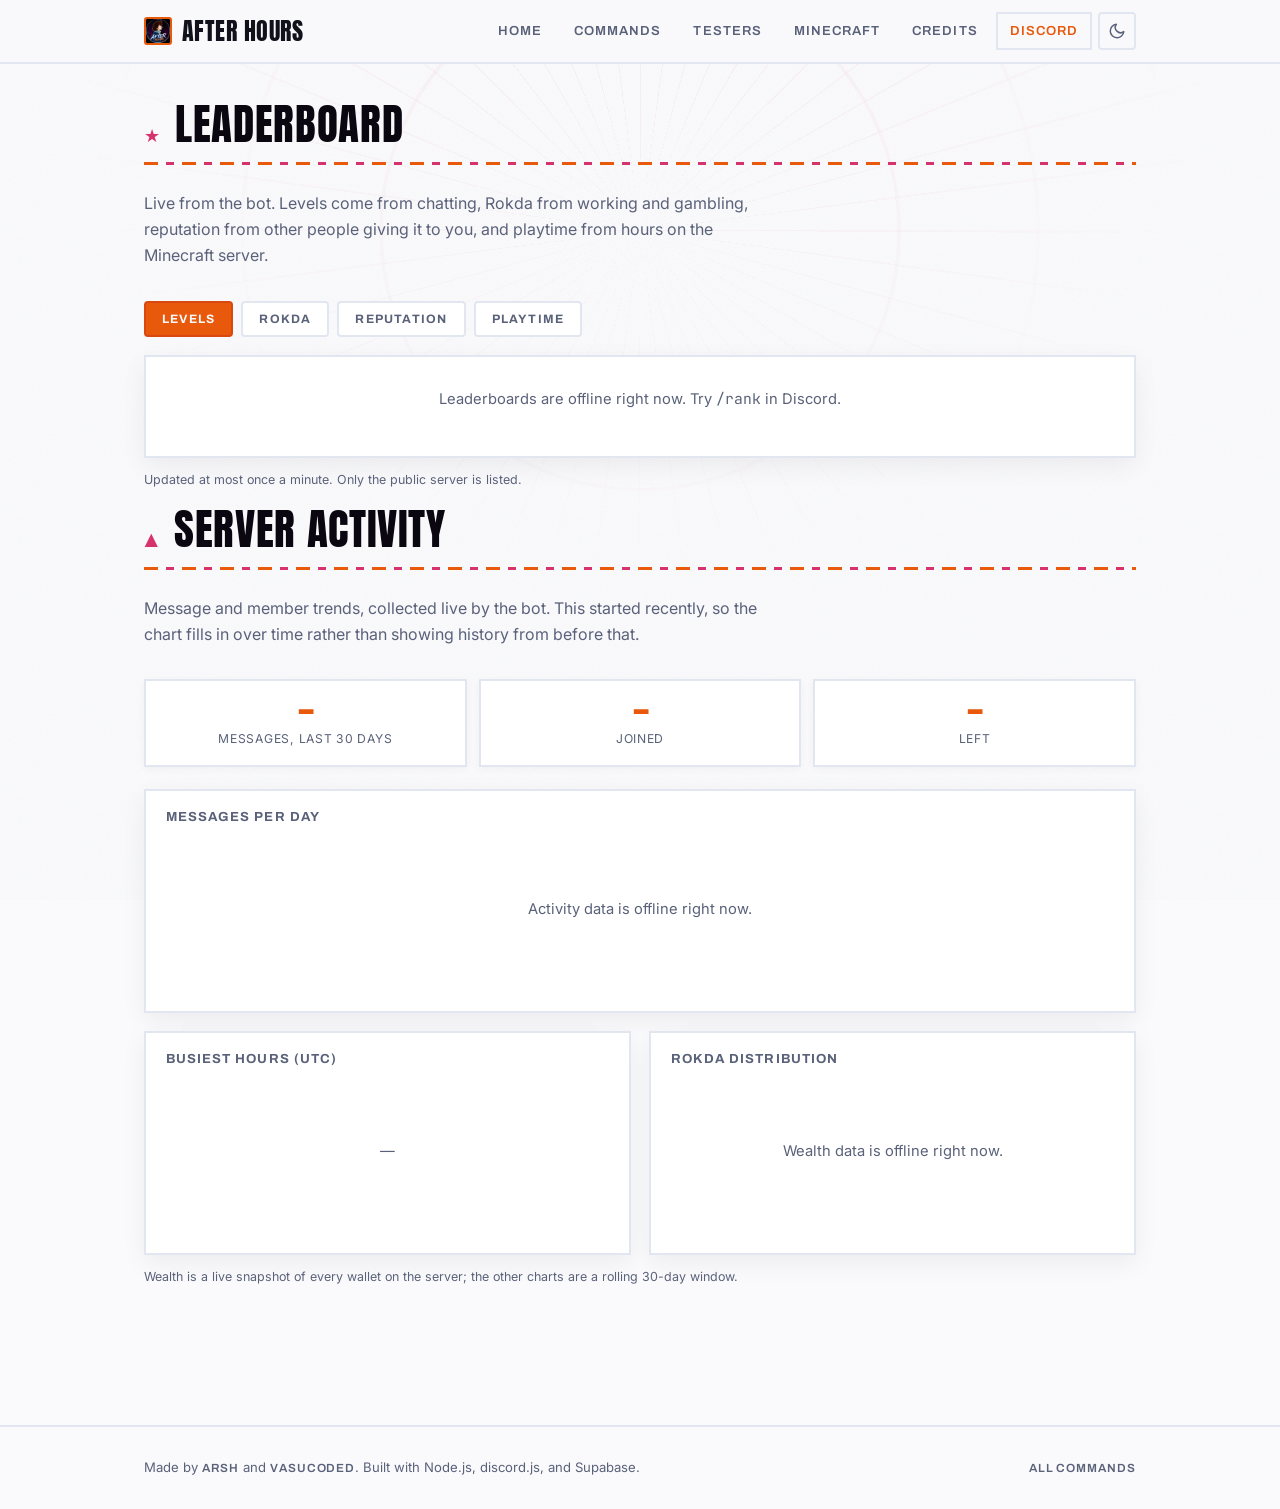
<file: leaderboard.html>
<!doctype html>
<html lang="en">
<head>
  <meta charset="UTF-8" />
  <meta name="viewport" content="width=device-width, initial-scale=1.0" />
  <script>(function(){try{var t=localStorage.getItem('ah-theme')||(matchMedia('(prefers-color-scheme: light)').matches?'light':'dark');document.documentElement.setAttribute('data-theme',t);}catch(e){}})();</script>
  <title>Leaderboard · After Hours</title>
  <meta name="description" content="Top players on After Hours: levels, Rokda, reputation, and Minecraft playtime." />

  <!-- Link previews. og:image is an absolute URL because Discord, Twitter and
       iMessage all fetch it without a page context — a relative path silently
       yields no card at all. 1200x630 is the ratio every one of them crops to.
       theme-color is what tints the stripe down the side of a Discord embed. -->
  <meta name="theme-color" content="#fd8547" />
  <link rel="canonical" href="https://afterhours.arshnah.in/leaderboard.html" />

  <meta property="og:type" content="website" />
  <meta property="og:site_name" content="After Hours" />
  <meta property="og:url" content="https://afterhours.arshnah.in/leaderboard.html" />
  <meta property="og:title" content="Leaderboard · After Hours" />
  <meta property="og:description" content="Top players on After Hours: levels, Rokda, reputation, and Minecraft playtime." />
  <meta property="og:image" content="https://afterhours.arshnah.in/assets/og.png" />
  <meta property="og:image:width" content="1200" />
  <meta property="og:image:height" content="630" />
  <meta property="og:image:alt" content="After Hours — a Discord bot for economy, gambling and community" />

  <meta name="twitter:card" content="summary_large_image" />
  <meta name="twitter:title" content="Leaderboard · After Hours" />
  <meta name="twitter:description" content="Top players on After Hours: levels, Rokda, reputation, and Minecraft playtime." />
  <meta name="twitter:image" content="https://afterhours.arshnah.in/assets/og.png" />


  <link rel="preconnect" href="https://fonts.googleapis.com" />
  <link rel="preconnect" href="https://fonts.gstatic.com" crossorigin />
  <link href="https://fonts.googleapis.com/css2?family=Anton&family=Archivo:wght@600;700&family=Inter:wght@400;500;600;700&family=JetBrains+Mono:wght@400;500&display=swap" rel="stylesheet" />

  <link rel="icon" type="image/png" href="assets/avatar-64.png" />
  <!-- Must match index.html. Empty = leaderboards stay off and the page says so. -->
  <meta name="jugaad-api" content="https://jugaadapi.arshnah.in" />

  <link rel="stylesheet" href="styles.css" />
</head>
<body>

  <header class="site-header">
    <div class="container">
      <a href="index.html" class="site-logo"><img src="assets/avatar-128.png" alt="" class="logo-img" />After Hours</a>
      <nav class="site-nav">
        <a href="index.html">Home</a>
        <a href="commands.html">Commands</a>
        <a href="testers.html">Testers</a>
        <a href="minecraft.html">Minecraft</a>
        <a href="credits.html">Credits</a>
        <a href="https://discord.gg/CcgstekFs9" class="nav-discord">Discord</a>
        <button type="button" class="theme-toggle" id="theme-toggle" aria-label="Toggle light and dark theme" title="Toggle light / dark">
          <svg class="icon-sun" viewBox="0 0 24 24" fill="none" stroke="currentColor" stroke-width="2" stroke-linecap="round" stroke-linejoin="round" aria-hidden="true"><circle cx="12" cy="12" r="4"/><path d="M12 2v2M12 20v2M4.9 4.9l1.4 1.4M17.7 17.7l1.4 1.4M2 12h2M20 12h2M4.9 19.1l1.4-1.4M17.7 6.3l1.4-1.4"/></svg>
          <svg class="icon-moon" viewBox="0 0 24 24" fill="none" stroke="currentColor" stroke-width="2" stroke-linecap="round" stroke-linejoin="round" aria-hidden="true"><path d="M21 12.8A9 9 0 1 1 11.2 3 7 7 0 0 0 21 12.8z"/></svg>
        </button>
      </nav>
    </div>
  </header>

  <main class="board-page">

    <div class="section-head">
      <span class="num">★</span>
      <h2>Leaderboard</h2>
    </div>
    <div class="rule-torn"></div>
    <p class="section-intro">Live from the bot. Levels come from chatting, Rokda from working and gambling, reputation from other people giving it to you, and playtime from hours on the Minecraft server.</p>

    <div class="board-tabs">
      <button type="button" class="board-tab active" data-board="level">Levels</button>
      <button type="button" class="board-tab" data-board="rokda">Rokda</button>
      <button type="button" class="board-tab" data-board="rep">Reputation</button>
      <!-- Minecraft names, not Discord ones: the server knows who played, not
           who they are on Discord, and most players never link an account. -->
      <button type="button" class="board-tab" data-board="playtime">Playtime</button>
    </div>

    <ol class="board" id="leaderboard">
      <li class="board-empty">Loading…</li>
    </ol>

    <p class="board-note">Updated at most once a minute. Only the public server is listed.</p>

    <div class="section-head">
      <span class="num">▲</span>
      <h2>Server Activity</h2>
    </div>
    <div class="rule-torn"></div>
    <p class="section-intro">Message and member trends, collected live by the bot. This started recently, so the chart fills in over time rather than showing history from before that.</p>

    <div class="activity-stats" id="activity-stats">
      <div class="activity-stat"><b data-activity-stat="messages">—</b><span>messages, last 30 days</span></div>
      <div class="activity-stat"><b data-activity-stat="joins">—</b><span>joined</span></div>
      <div class="activity-stat"><b data-activity-stat="leaves">—</b><span>left</span></div>
    </div>

    <div class="chart-card">
      <h3 class="chart-title">Messages per day</h3>
      <div class="chart-wrap" id="chart-daily"><p class="board-empty">Loading…</p></div>
    </div>

    <div class="chart-grid">
      <div class="chart-card">
        <h3 class="chart-title">Busiest hours (UTC)</h3>
        <div class="chart-wrap" id="chart-hourly"><p class="board-empty">Loading…</p></div>
      </div>
      <div class="chart-card">
        <h3 class="chart-title">Rokda distribution</h3>
        <div class="chart-wrap" id="chart-wealth"><p class="board-empty">Loading…</p></div>
      </div>
    </div>

    <p class="board-note">Wealth is a live snapshot of every wallet on the server; the other charts are a rolling 30-day window.</p>

  </main>

  <footer class="site-footer">
    <div class="container">
      <span>Made by <a href="https://arshnah.in" target="_blank" rel="noopener">Arsh</a> and <a href="https://vasucoded.vercel.app" target="_blank" rel="noopener">VasuCoded</a>. Built with Node.js, discord.js, and Supabase.</span>
      <a href="commands.html">All Commands</a>
    </div>
  </footer>

  <button type="button" class="to-top" aria-label="Back to top">
    <svg viewBox="0 0 24 24" fill="none" stroke="currentColor" stroke-width="2.4" stroke-linecap="round" stroke-linejoin="round" aria-hidden="true">
      <path d="M12 19V5M5 12l7-7 7 7" />
    </svg>
  </button>

  <script src="script.js"></script>
</body>
</html>
</file>
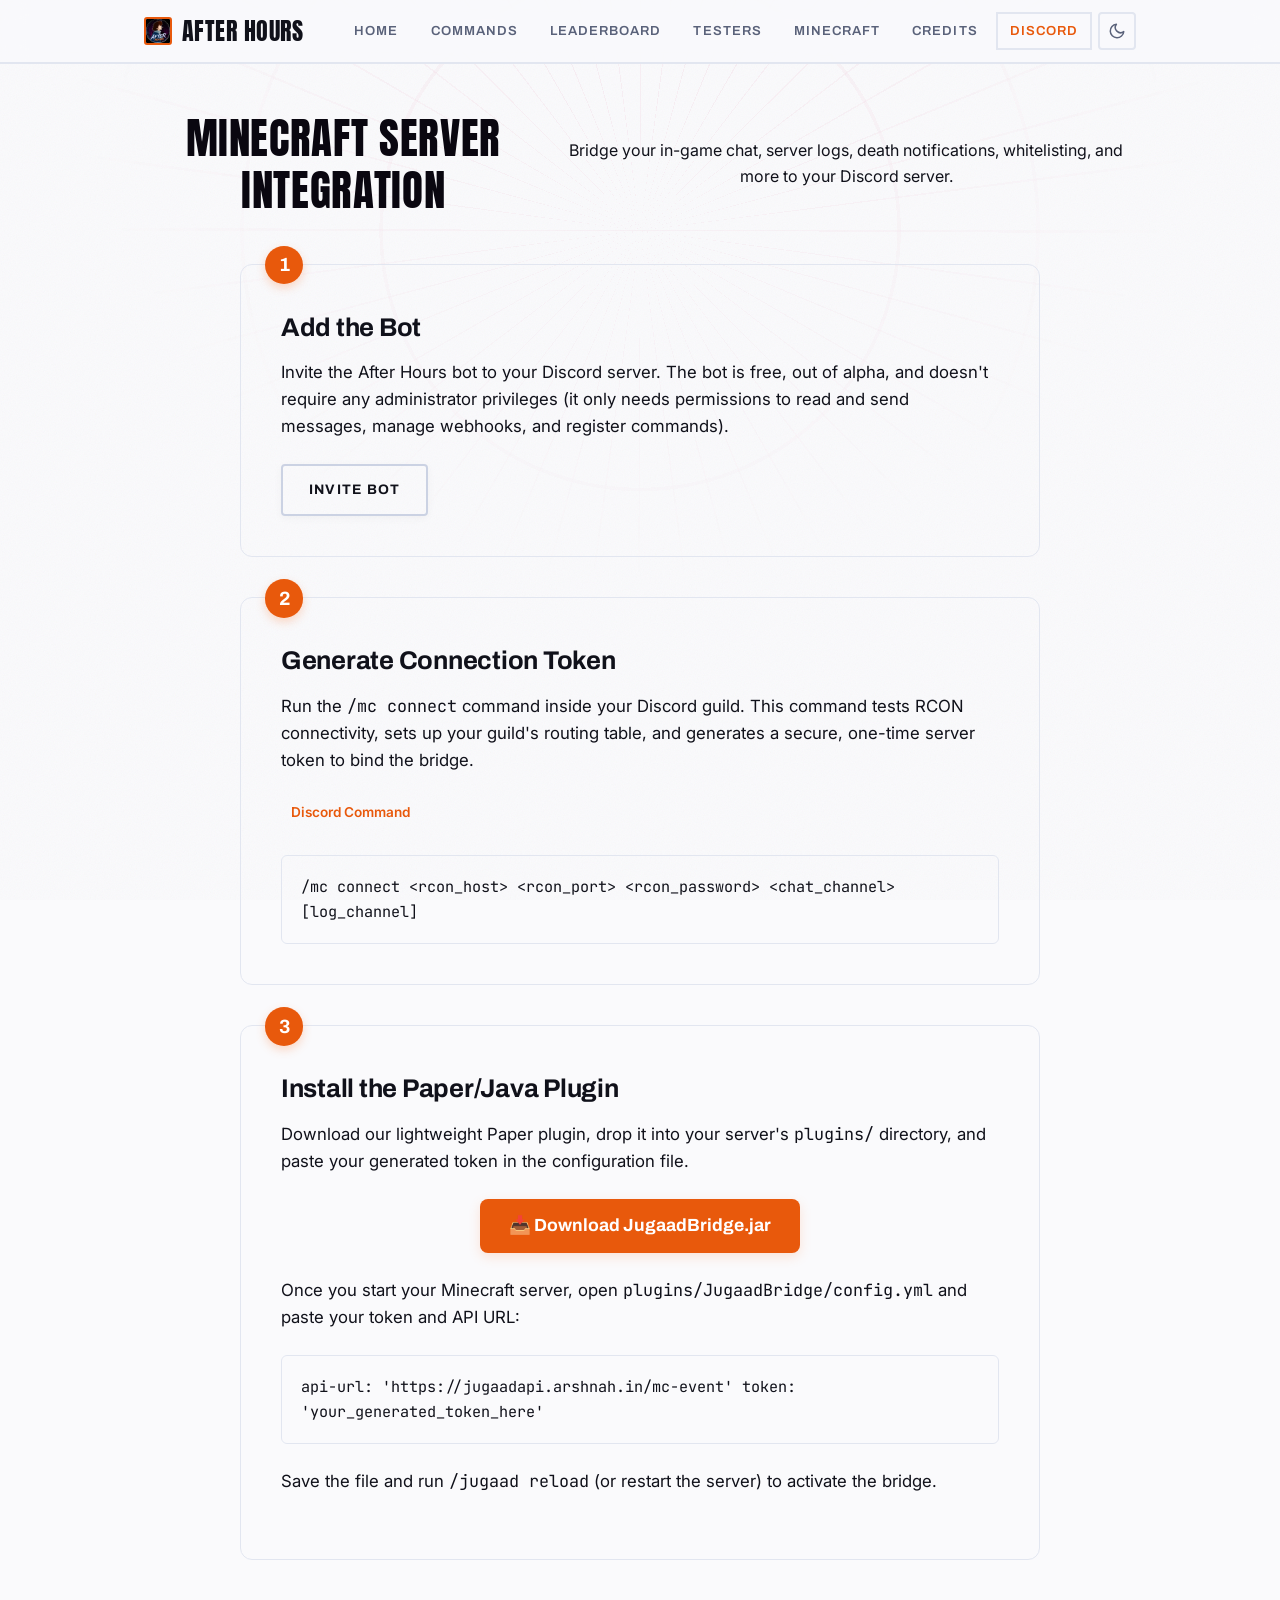
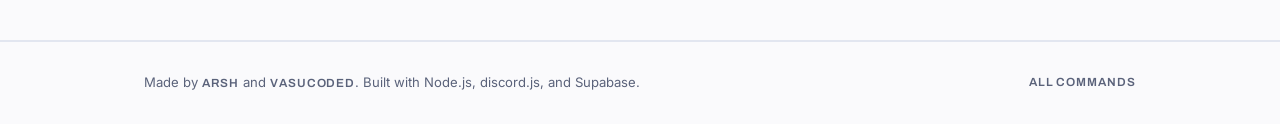
<file: minecraft.html>
<!doctype html>
<html lang="en">
<head>
  <meta charset="UTF-8" />
  <meta name="viewport" content="width=device-width, initial-scale=1.0" />
  <script>(function(){try{var t=localStorage.getItem('ah-theme')||(matchMedia('(prefers-color-scheme: light)').matches?'light':'dark');document.documentElement.setAttribute('data-theme',t);}catch(e){}})();</script>
  <title>After Hours: Minecraft Server Integration</title>
  <meta name="description" content="Integrate your Minecraft server with your Discord guild using the JugaadBridge Paper/Java plugin." />
  <meta name="theme-color" content="#fd8547" />
  <link rel="canonical" href="https://afterhours.arshnah.in/minecraft.html" />

  <link rel="preconnect" href="https://fonts.googleapis.com" />
  <link rel="preconnect" href="https://fonts.gstatic.com" crossorigin />
  <link href="https://fonts.googleapis.com/css2?family=Anton&family=Archivo:wght@600;700&family=Inter:wght@400;500;600;700&family=JetBrains+Mono:wght@400;500&display=swap" rel="stylesheet" />

  <link rel="icon" type="image/png" href="assets/avatar-64.png" />
  <link rel="stylesheet" href="styles.css" />
  <style>
    .setup-steps {
      display: flex;
      flex-direction: column;
      gap: 2.5rem;
      margin-top: 3rem;
      max-width: 800px;
      margin-left: auto;
      margin-right: auto;
    }
    .step-card {
      background: var(--bg-card);
      border: 1.5px solid var(--border);
      border-radius: 12px;
      padding: 2.5rem;
      position: relative;
    }
    .step-number {
      position: absolute;
      top: -1.2rem;
      left: 1.5rem;
      background: var(--accent);
      color: #fff;
      font-family: 'Archivo', sans-serif;
      font-size: 1.2rem;
      font-weight: 700;
      width: 2.4rem;
      height: 2.4rem;
      border-radius: 50%;
      display: flex;
      align-items: center;
      justify-content: center;
      box-shadow: 0 4px 10px rgba(253, 133, 71, 0.3);
    }
    .step-card h3 {
      font-size: 1.6rem;
      font-weight: 700;
      margin-top: 0.5rem;
      margin-bottom: 1rem;
      color: var(--fg);
    }
    .step-card p {
      font-size: 1.05rem;
      line-height: 1.6;
      color: var(--fg-muted);
      margin-bottom: 1.5rem;
    }
    .code-block {
      background: var(--bg-body);
      border: 1px solid var(--border);
      border-radius: 6px;
      padding: 1.2rem;
      font-family: 'JetBrains Mono', monospace;
      font-size: 0.95rem;
      color: var(--fg);
      overflow-x: auto;
      margin-top: 1rem;
    }
    .download-section {
      text-align: center;
      margin-top: 1.5rem;
      margin-bottom: 1.5rem;
    }
    .download-btn {
      display: inline-flex;
      align-items: center;
      gap: 0.8rem;
      background: var(--accent);
      color: #fff;
      font-family: 'Archivo', sans-serif;
      font-weight: 700;
      font-size: 1.1rem;
      text-decoration: none;
      padding: 0.8rem 1.8rem;
      border-radius: 8px;
      transition: all 0.2s ease;
      box-shadow: 0 4px 12px rgba(253, 133, 71, 0.2);
    }
    .download-btn:hover {
      transform: translateY(-2px);
      box-shadow: 0 6px 18px rgba(253, 133, 71, 0.35);
      background: #e06c2e;
    }
    .step-badge {
      display: inline-block;
      background: var(--accent-alpha);
      color: var(--accent);
      font-size: 0.85rem;
      font-weight: 600;
      padding: 0.2rem 0.6rem;
      border-radius: 4px;
      margin-bottom: 0.8rem;
    }
  </style>
</head>
<body>

  <header class="site-header">
    <div class="container">
      <a href="index.html" class="site-logo"><img src="assets/avatar-128.png" alt="" class="logo-img" />After Hours</a>
      <nav class="site-nav">
        <a href="index.html">Home</a>
        <a href="commands.html">Commands</a>
        <a href="leaderboard.html">Leaderboard</a>
        <a href="testers.html">Testers</a>
        <a href="minecraft.html" class="active">Minecraft</a>
        <a href="credits.html">Credits</a>
        <a href="https://discord.gg/CcgstekFs9" class="nav-discord">Discord</a>
        <button type="button" class="theme-toggle" id="theme-toggle" aria-label="Toggle light and dark theme" title="Toggle light / dark">
          <svg class="icon-sun" viewBox="0 0 24 24" fill="none" stroke="currentColor" stroke-width="2" stroke-linecap="round" stroke-linejoin="round" aria-hidden="true"><circle cx="12" cy="12" r="4"/><path d="M12 2v2M12 20v2M4.9 4.9l1.4 1.4M17.7 17.7l1.4 1.4M2 12h2M20 12h2M4.9 19.1l1.4-1.4M17.7 6.3l1.4-1.4"/></svg>
          <svg class="icon-moon" viewBox="0 0 24 24" fill="none" stroke="currentColor" stroke-width="2" stroke-linecap="round" stroke-linejoin="round" aria-hidden="true"><path d="M21 12.8A9 9 0 1 1 11.2 3 7 7 0 0 0 21 12.8z"/></svg>
        </button>
      </nav>
    </div>
  </header>

  <main class="container" style="margin-top: 3rem; margin-bottom: 5rem;">
    <div class="section-head" style="text-align: center; margin-bottom: 3rem;">
      <h2>Minecraft Server Integration</h2>
      <p style="color: var(--fg-muted); max-width: 600px; margin: 0.5rem auto 0;">Bridge your in-game chat, server logs, death notifications, whitelisting, and more to your Discord server.</p>
    </div>

    <div class="setup-steps">
      <!-- Step 1 -->
      <section class="step-card">
        <div class="step-number">1</div>
        <h3>Add the Bot</h3>
        <p>Invite the After Hours bot to your Discord server. The bot is free, out of alpha, and doesn't require any administrator privileges (it only needs permissions to read and send messages, manage webhooks, and register commands).</p>
        <a href="https://discord.com/oauth2/authorize?client_id=1526129273075929159&permissions=1376939797590&integration_type=0&scope=bot+applications.commands" class="btn btn-secondary">Invite Bot</a>
      </section>

      <!-- Step 2 -->
      <section class="step-card">
        <div class="step-number">2</div>
        <h3>Generate Connection Token</h3>
        <p>Run the <code>/mc connect</code> command inside your Discord guild. This command tests RCON connectivity, sets up your guild's routing table, and generates a secure, one-time server token to bind the bridge.</p>
        <div class="step-badge">Discord Command</div>
        <div class="code-block">/mc connect &lt;rcon_host&gt; &lt;rcon_port&gt; &lt;rcon_password&gt; &lt;chat_channel&gt; [log_channel]</div>
      </section>

      <!-- Step 3 -->
      <section class="step-card">
        <div class="step-number">3</div>
        <h3>Install the Paper/Java Plugin</h3>
        <p>Download our lightweight Paper plugin, drop it into your server's <code>plugins/</code> directory, and paste your generated token in the configuration file.</p>
        
        <div class="download-section">
          <a href="assets/JugaadBridge.jar" download class="download-btn">
            <span>📥 Download JugaadBridge.jar</span>
          </a>
        </div>

        <p>Once you start your Minecraft server, open <code>plugins/JugaadBridge/config.yml</code> and paste your token and API URL:</p>
        
        <div class="code-block">api-url: 'https://jugaadapi.arshnah.in/mc-event'
token: 'your_generated_token_here'</div>
        
        <p style="margin-top: 1.5rem;">Save the file and run <code>/jugaad reload</code> (or restart the server) to activate the bridge.</p>
      </section>
    </div>
  </main>

  <footer class="site-footer">
    <div class="container">
      <span>Made by <a href="https://arshnah.in" target="_blank" rel="noopener">Arsh</a> and <a href="https://vasucoded.vercel.app" target="_blank" rel="noopener">VasuCoded</a>. Built with Node.js, discord.js, and Supabase.</span>
      <a href="commands.html">All Commands</a>
    </div>
  </footer>

  <script>(function(){
    const toggle = document.getElementById('theme-toggle');
    if (toggle) {
      toggle.addEventListener('click', () => {
        const current = document.documentElement.getAttribute('data-theme');
        const next = current === 'light' ? 'dark' : 'light';
        document.documentElement.setAttribute('data-theme', next);
        localStorage.setItem('ah-theme', next);
      });
    }
  })();</script>
</body>
</html>
</file>
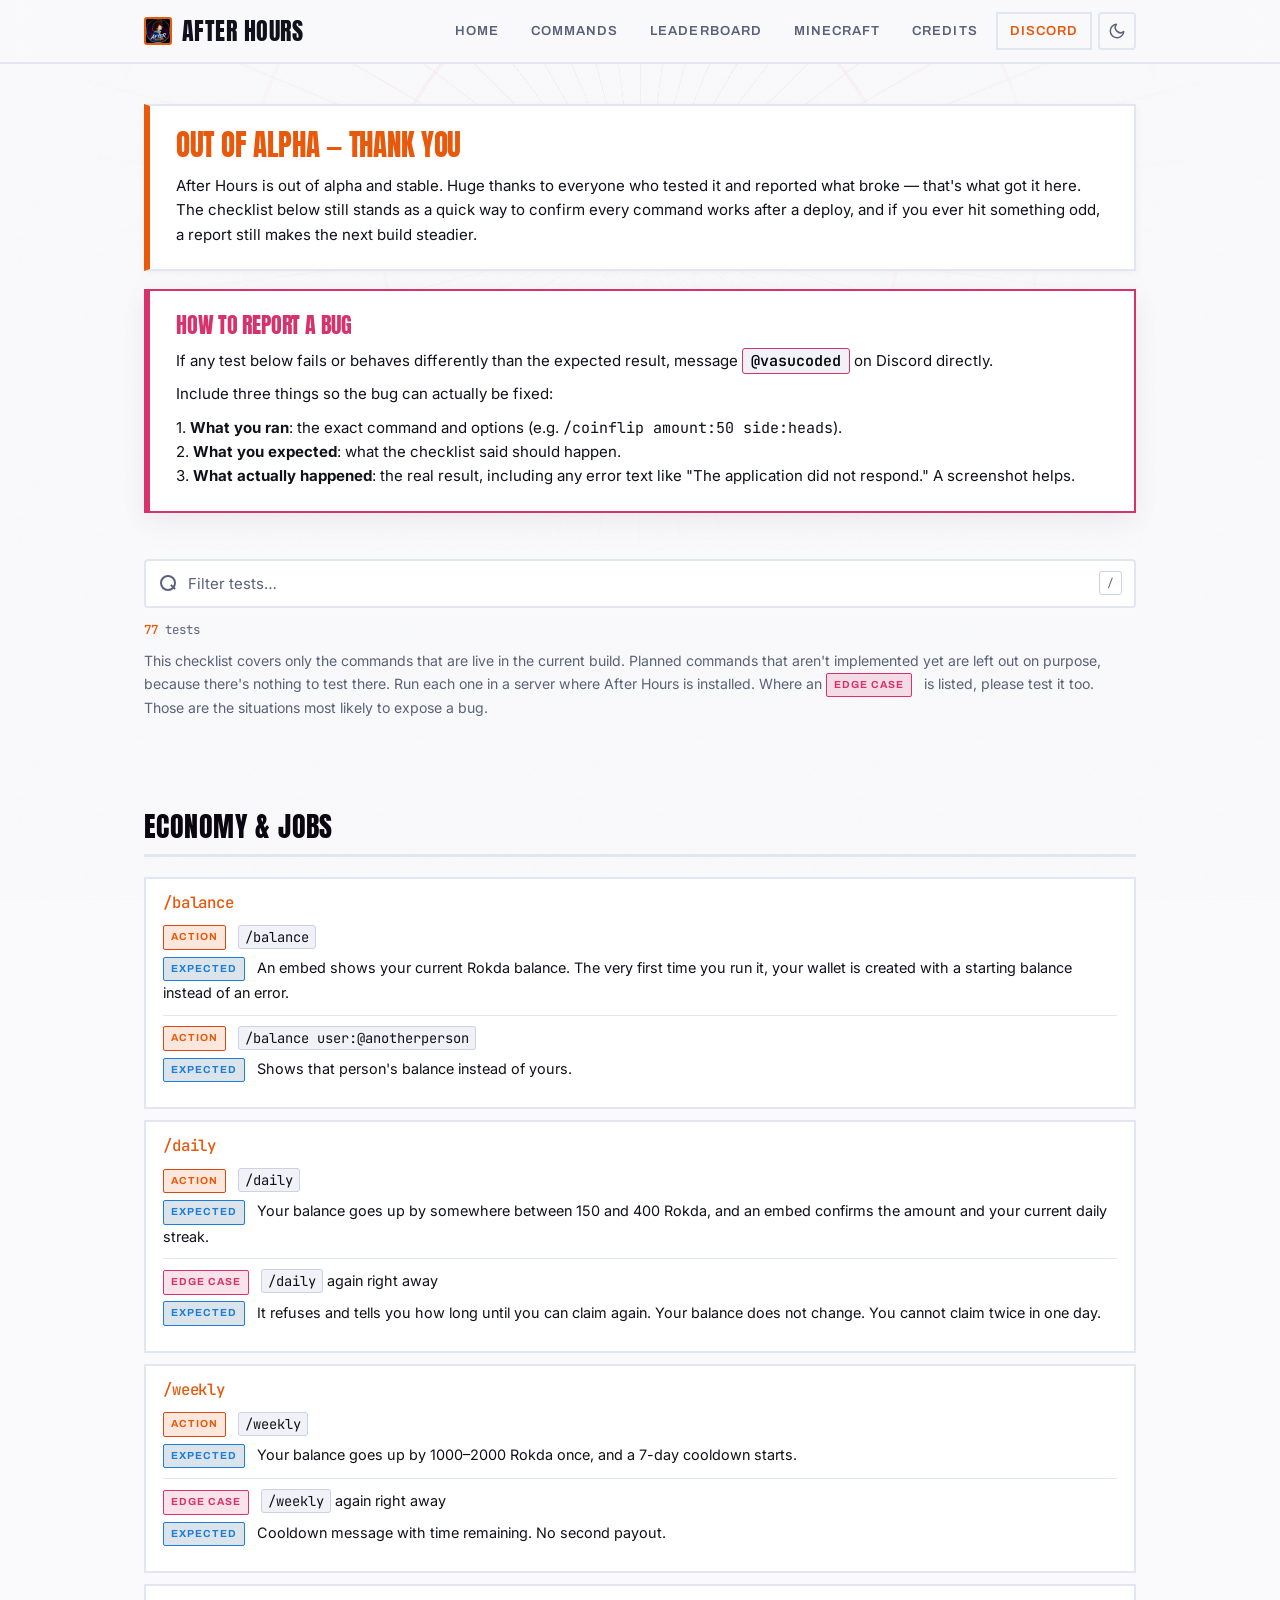
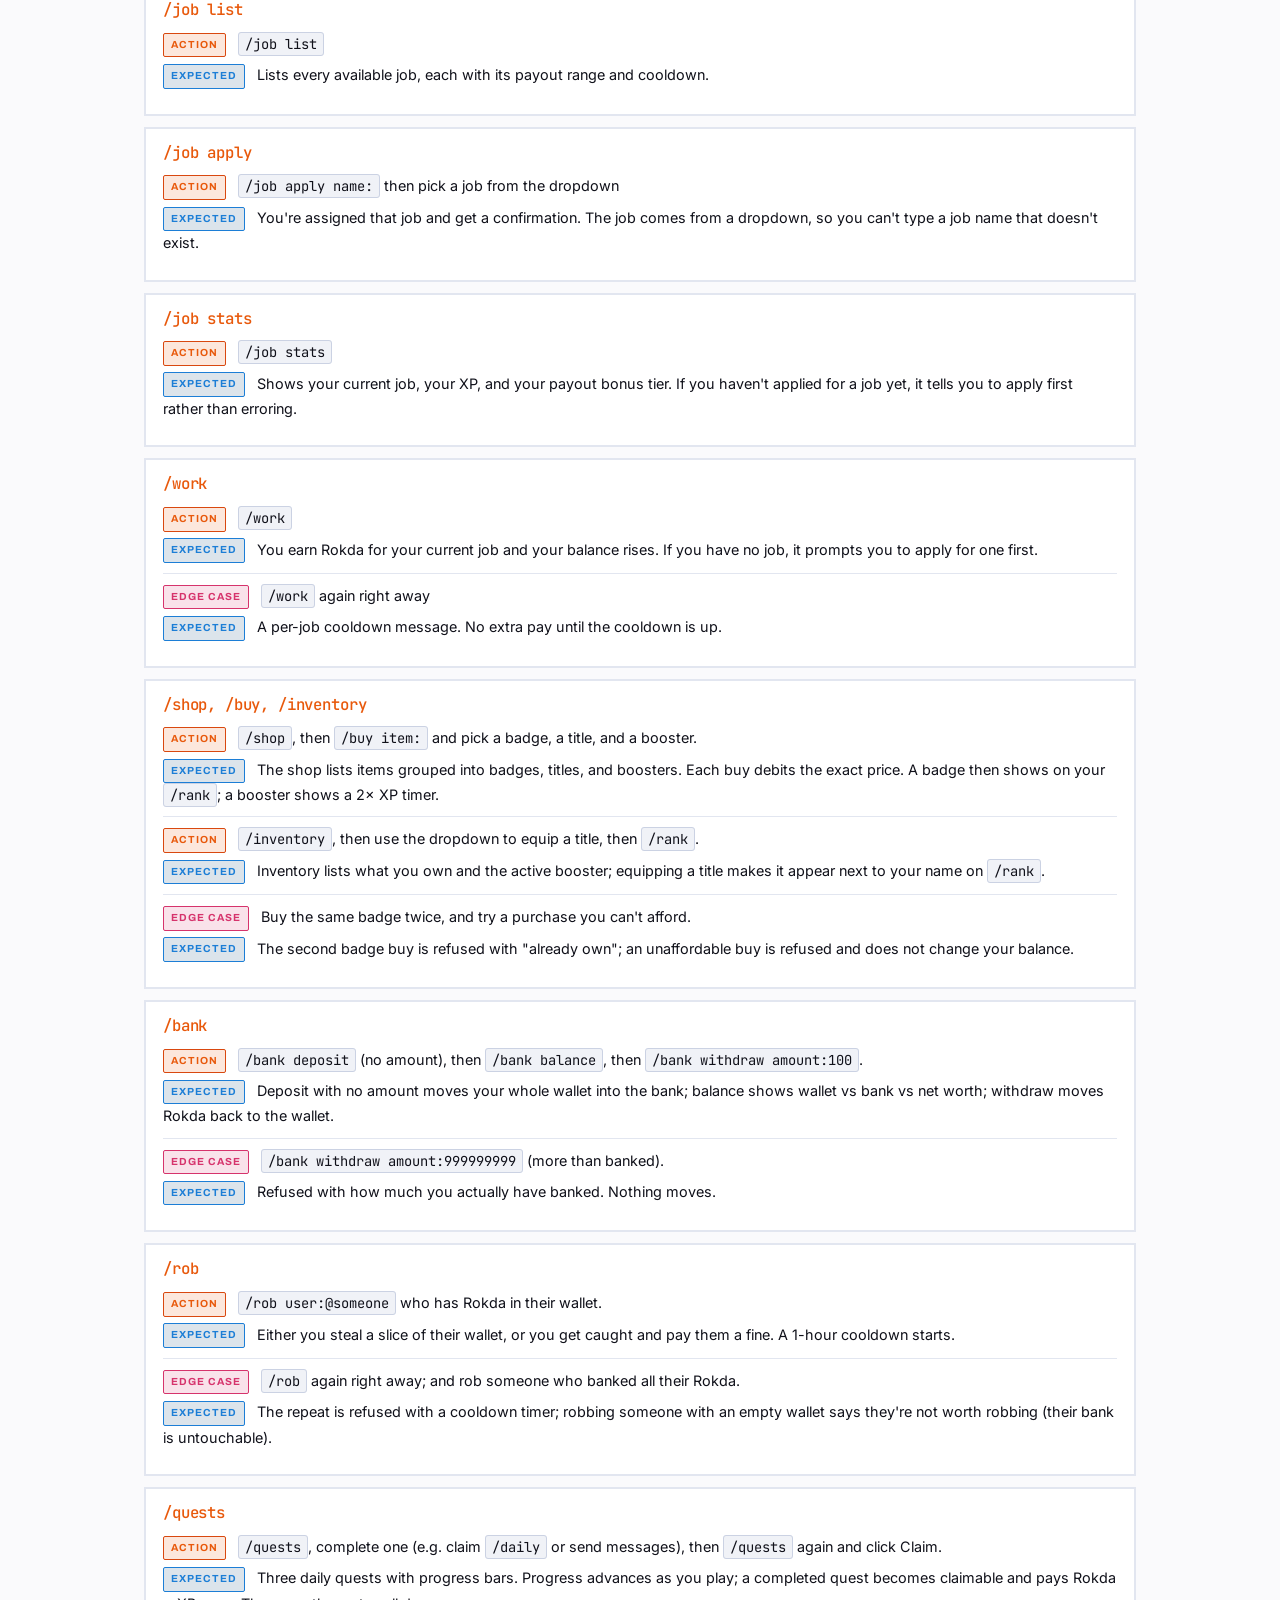
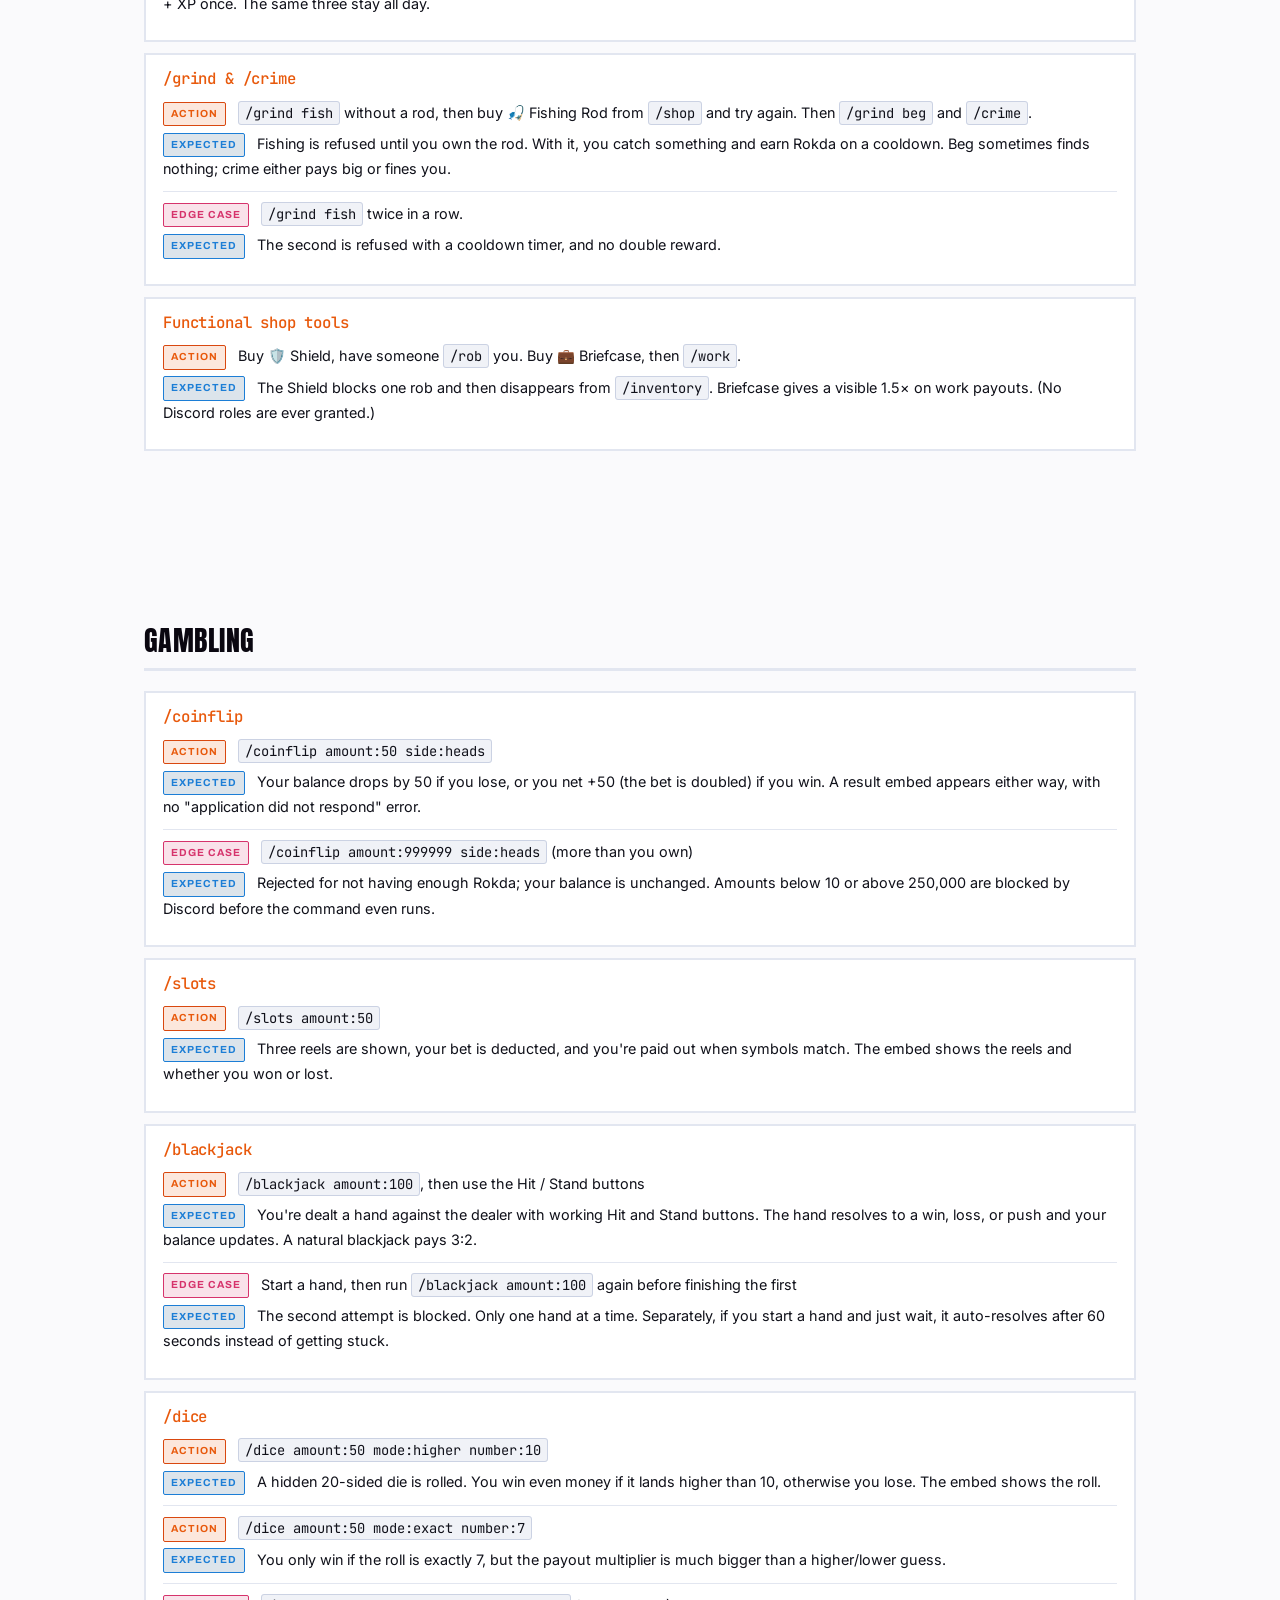
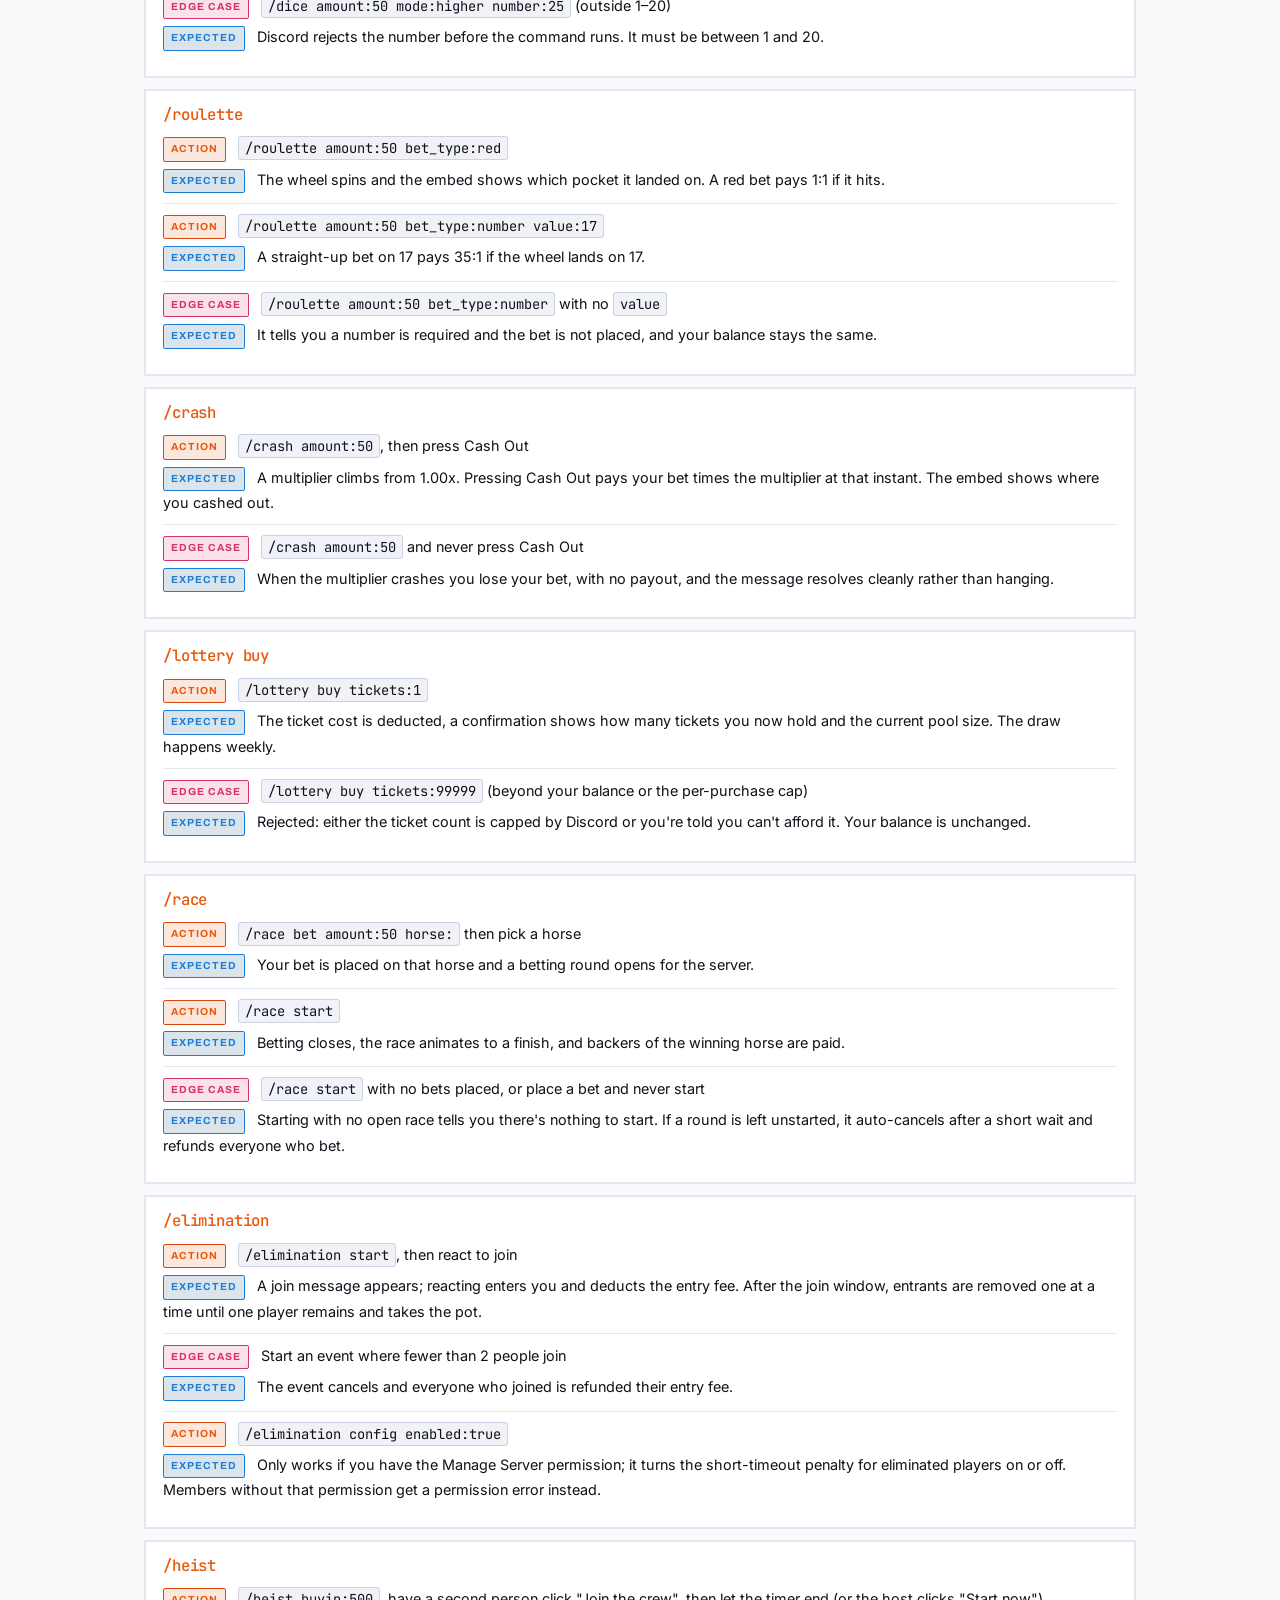
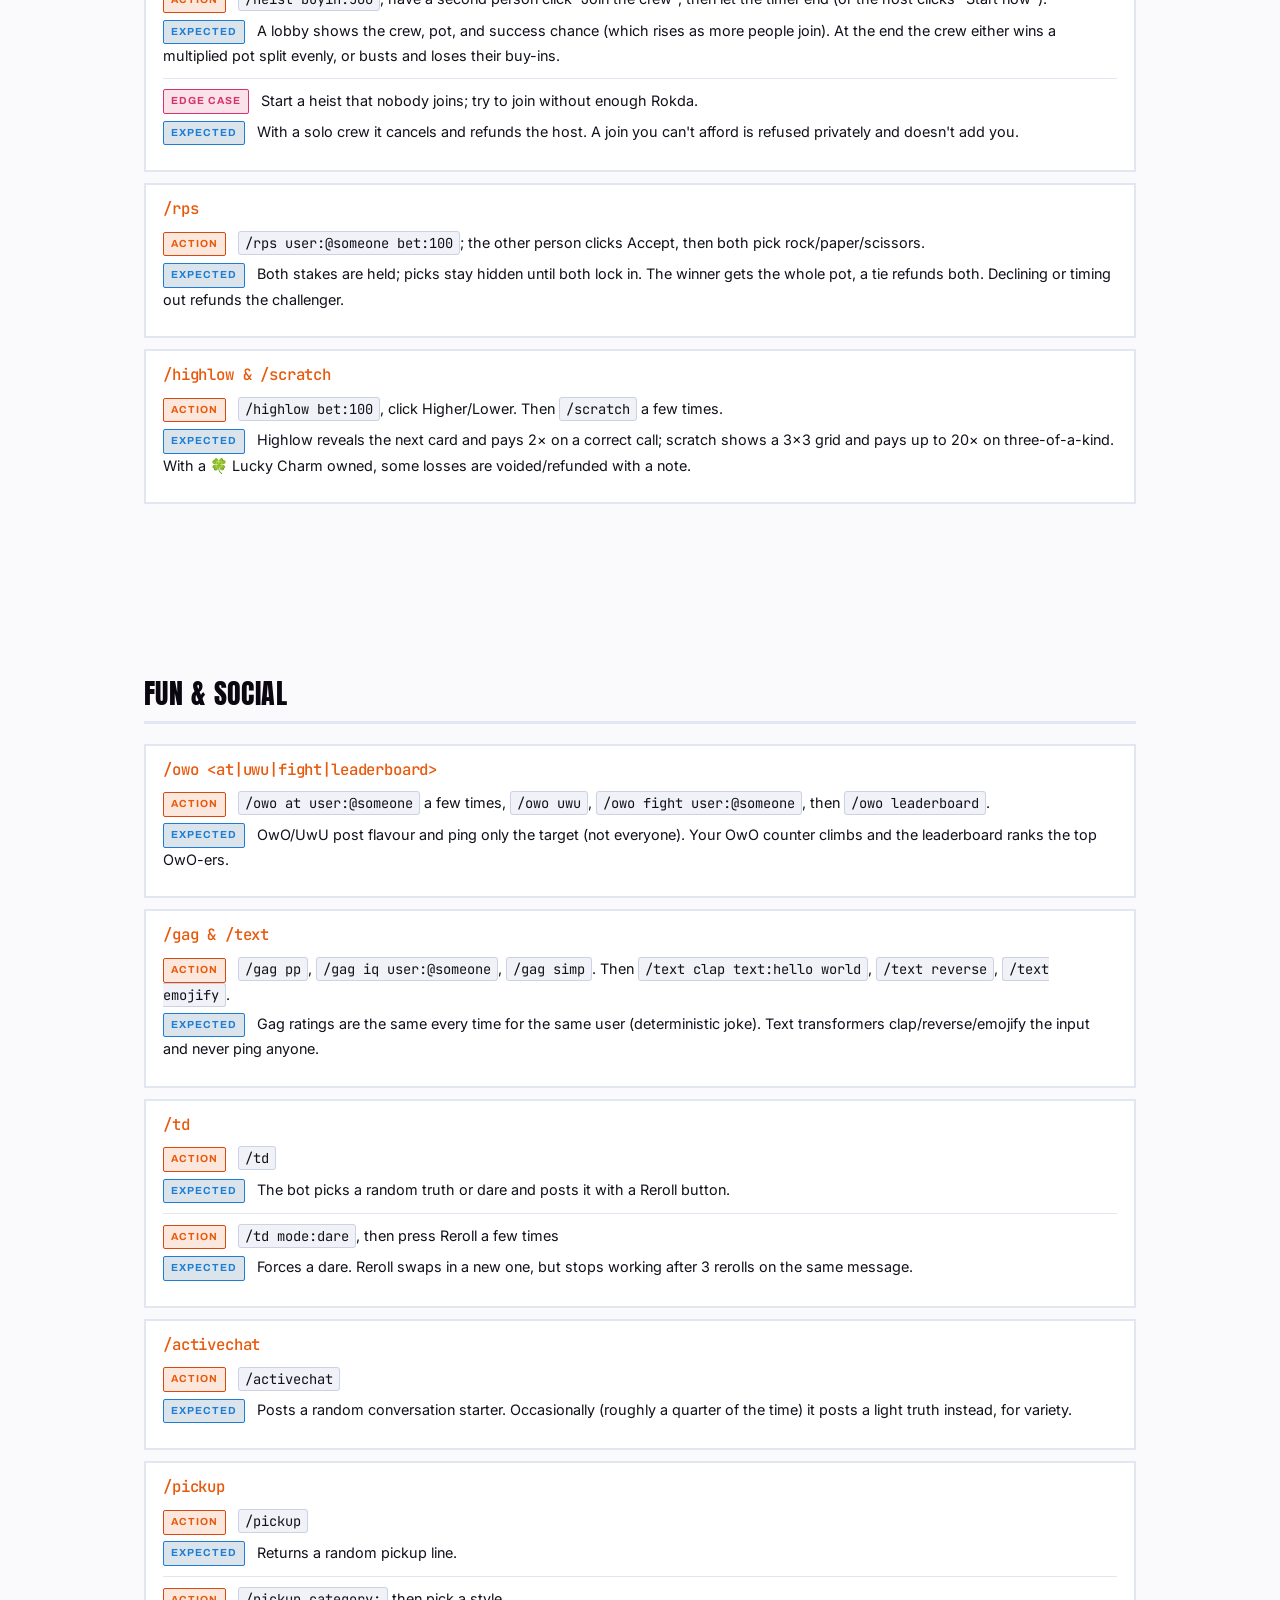
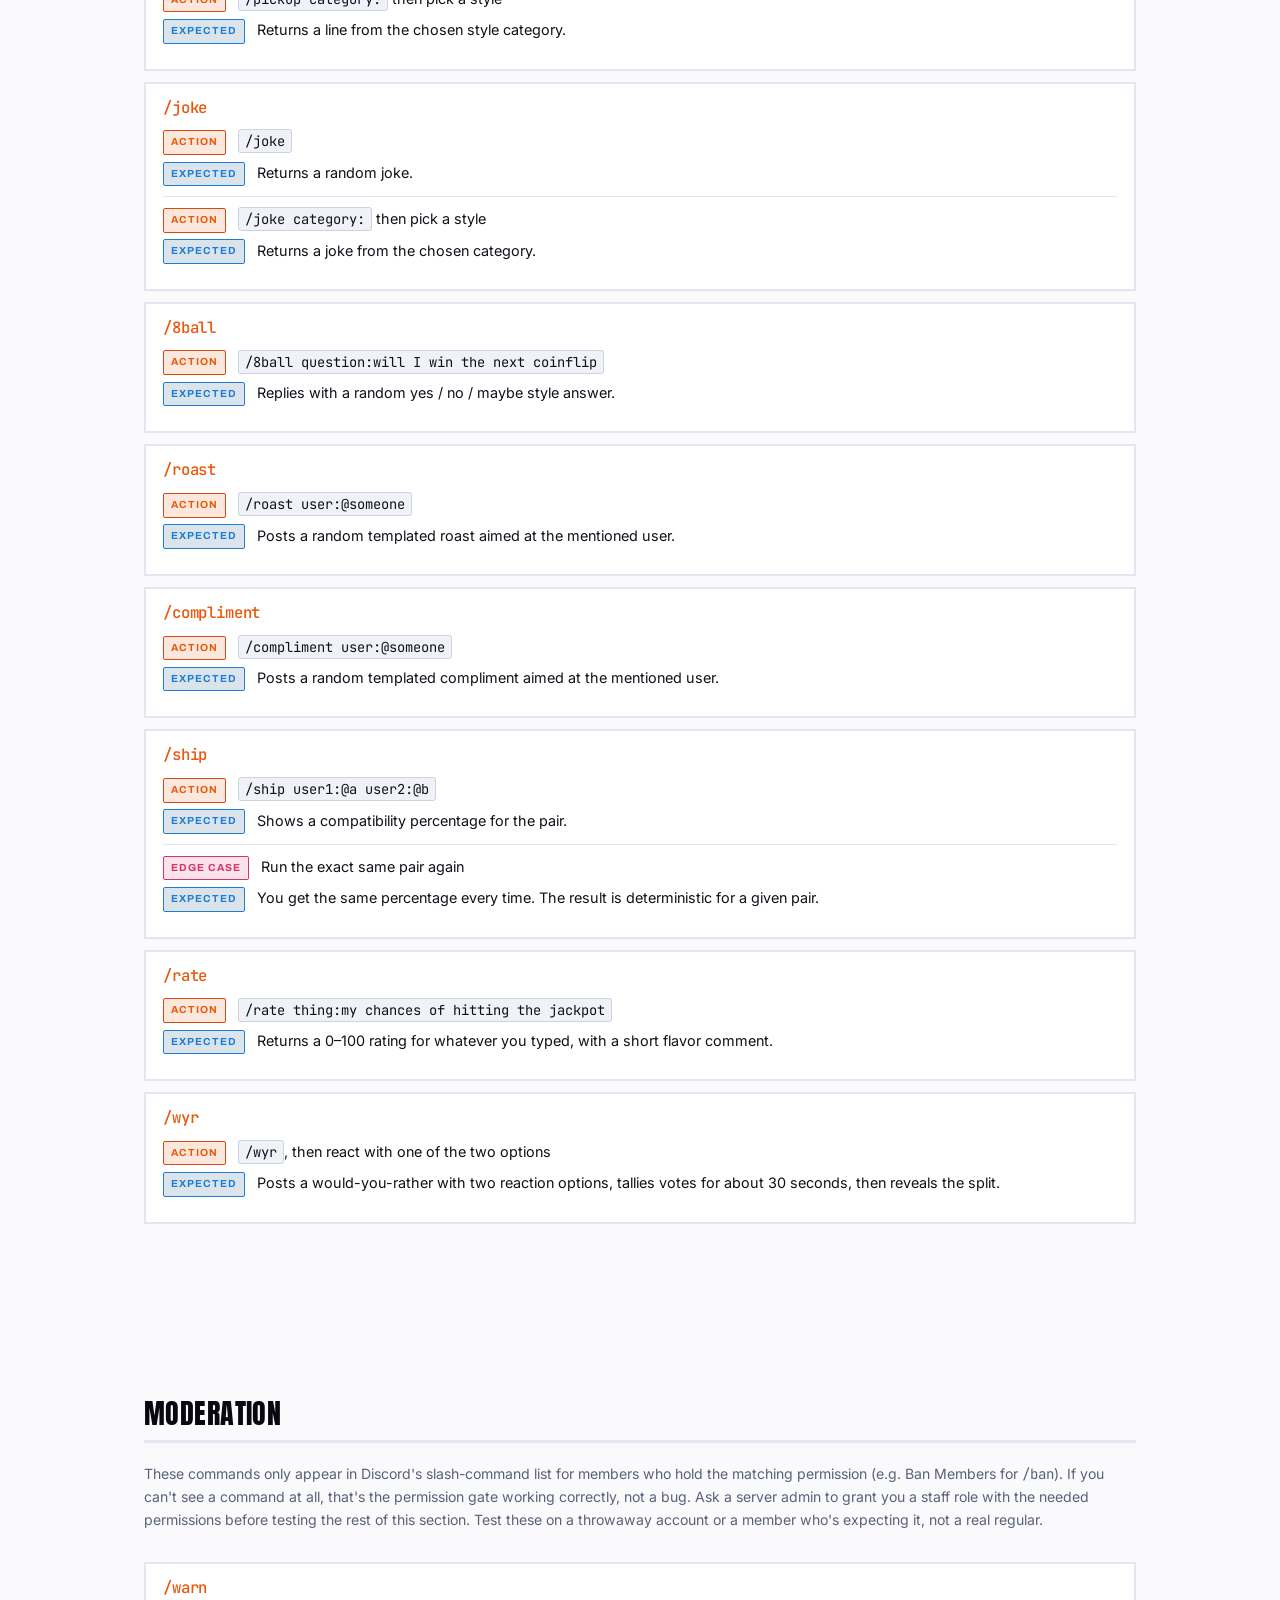
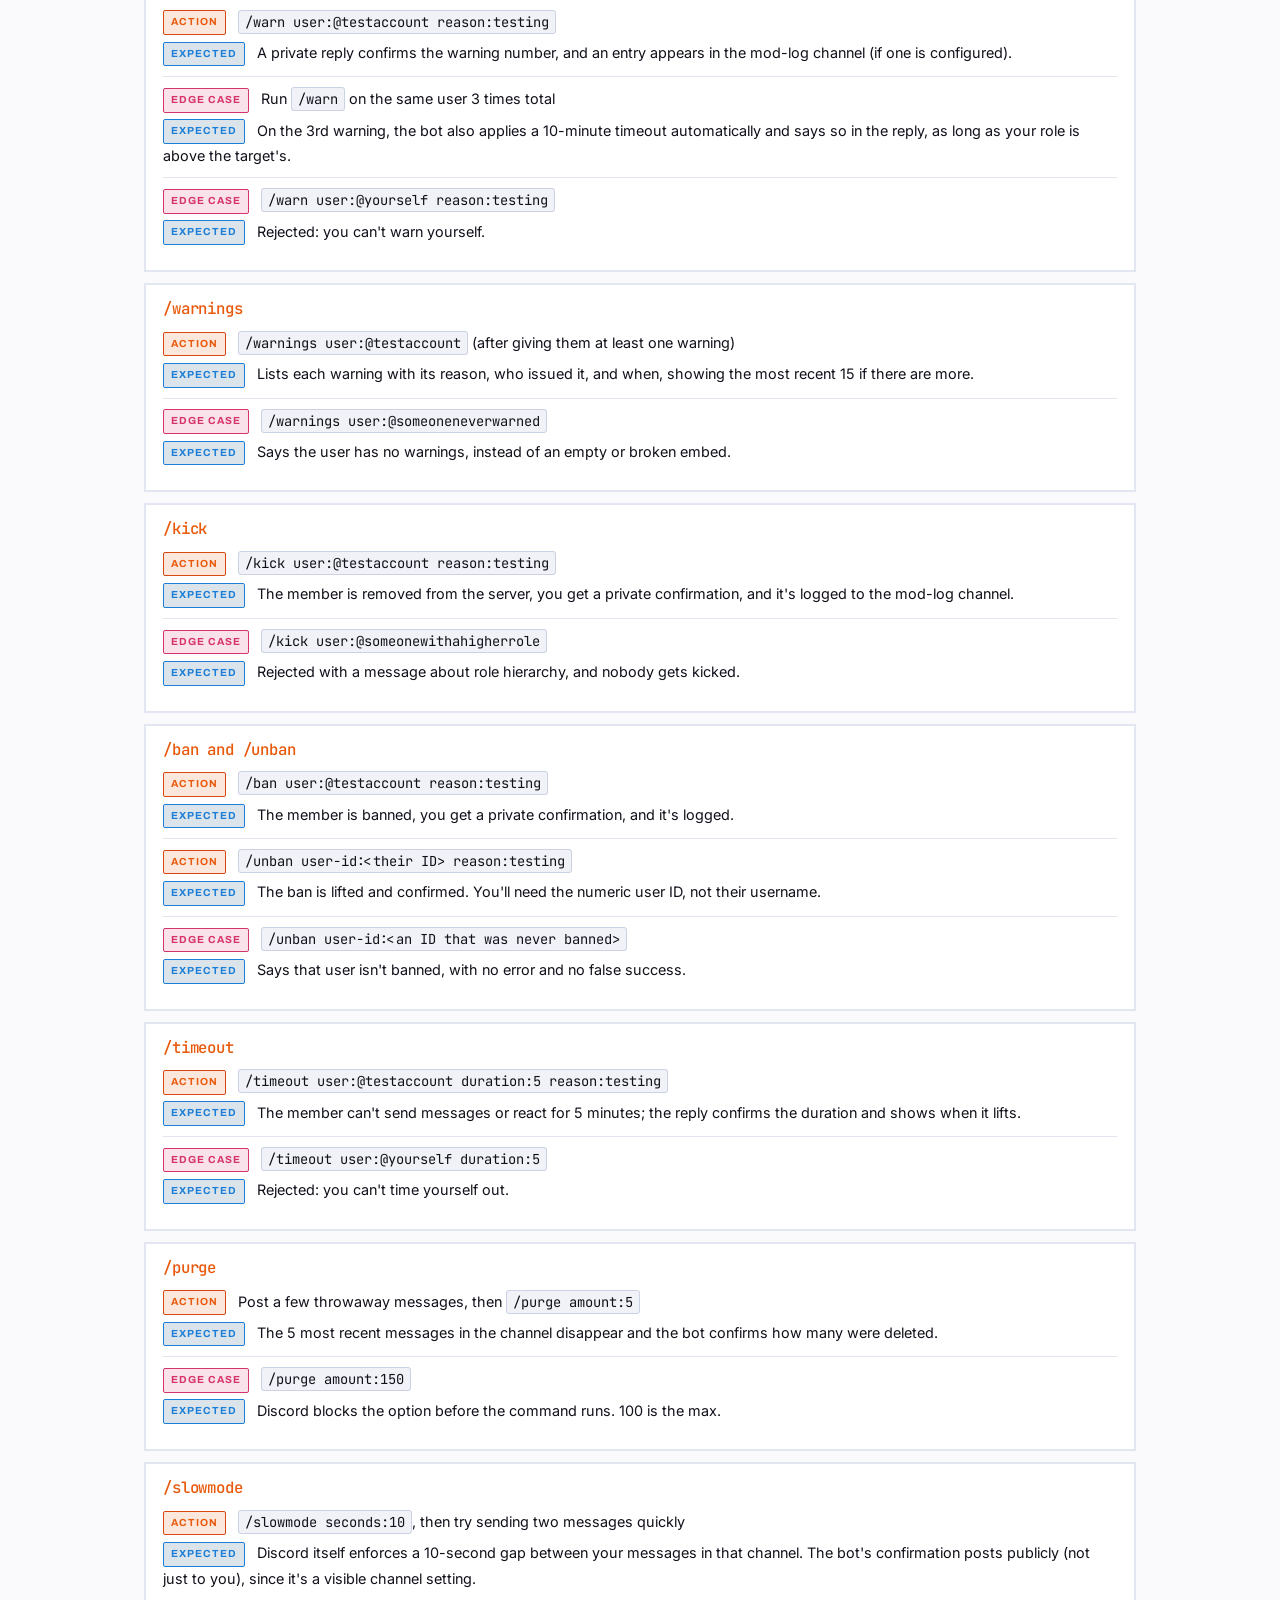
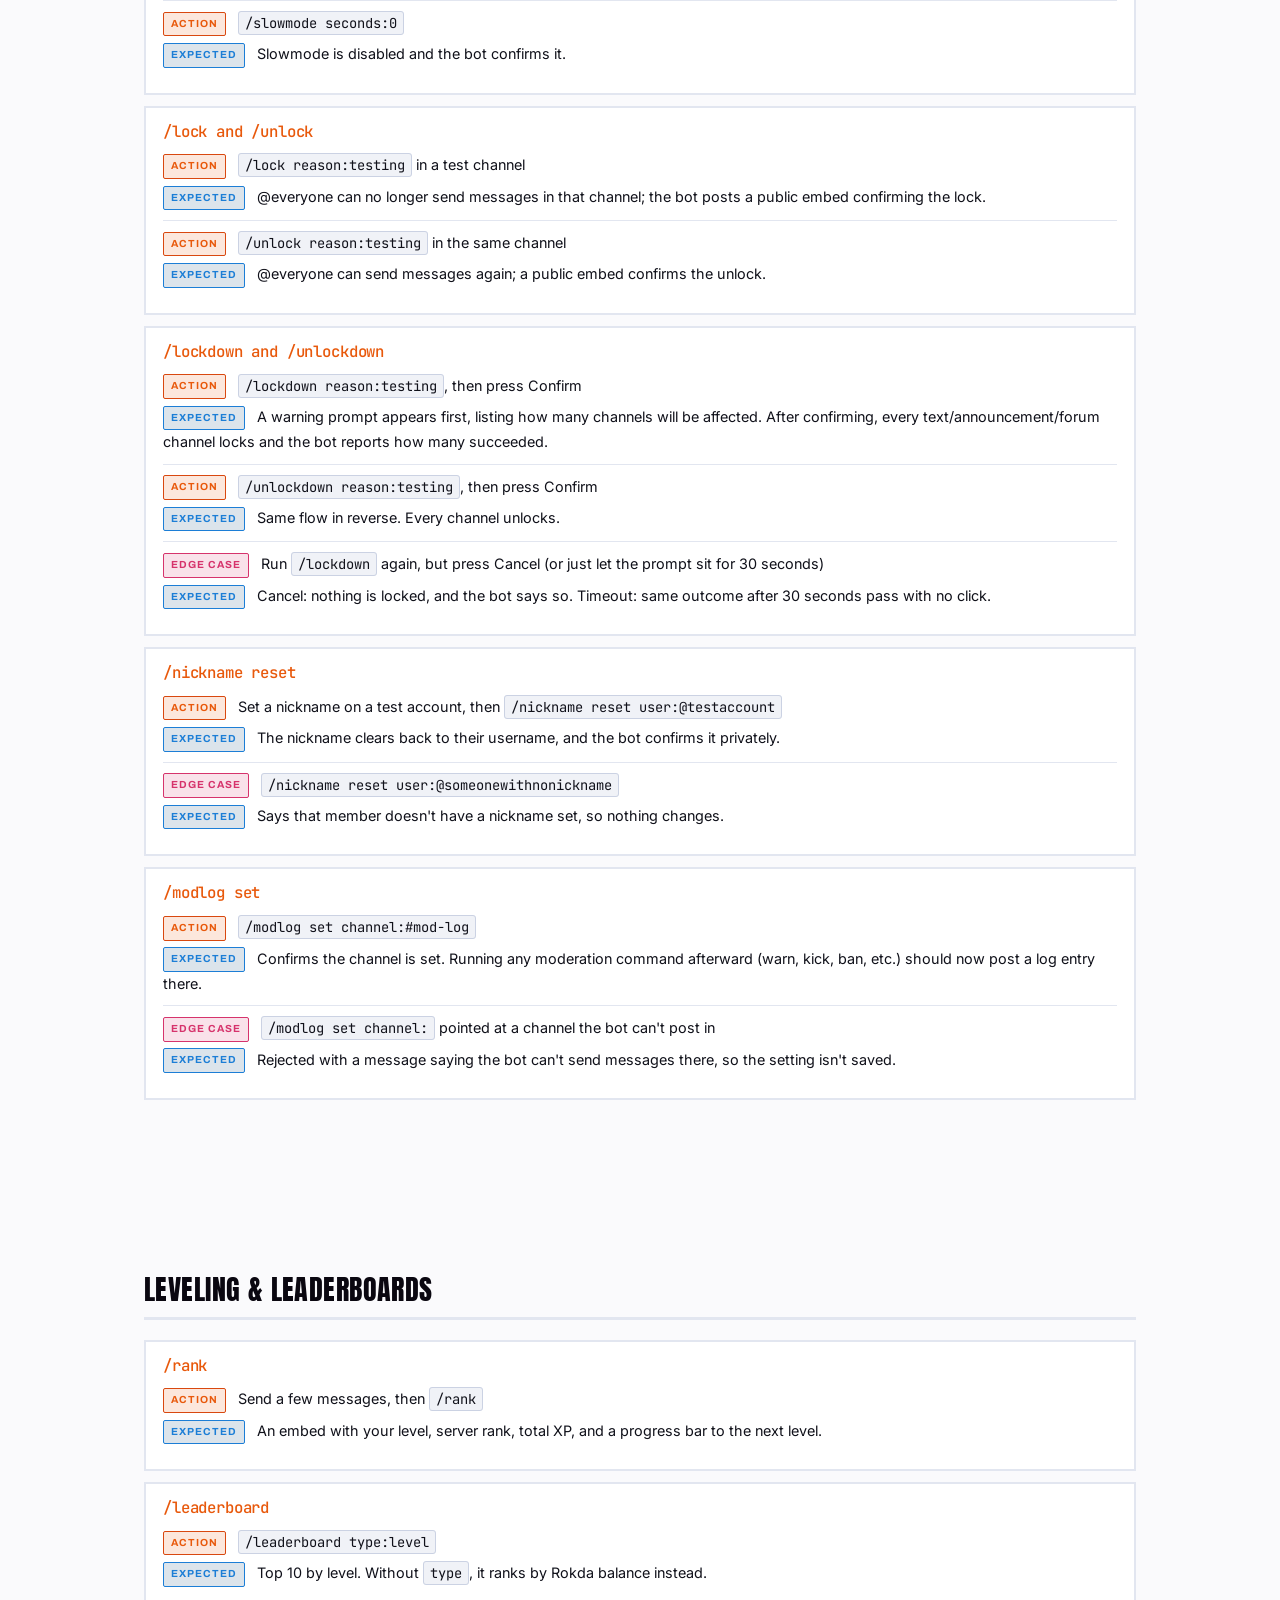
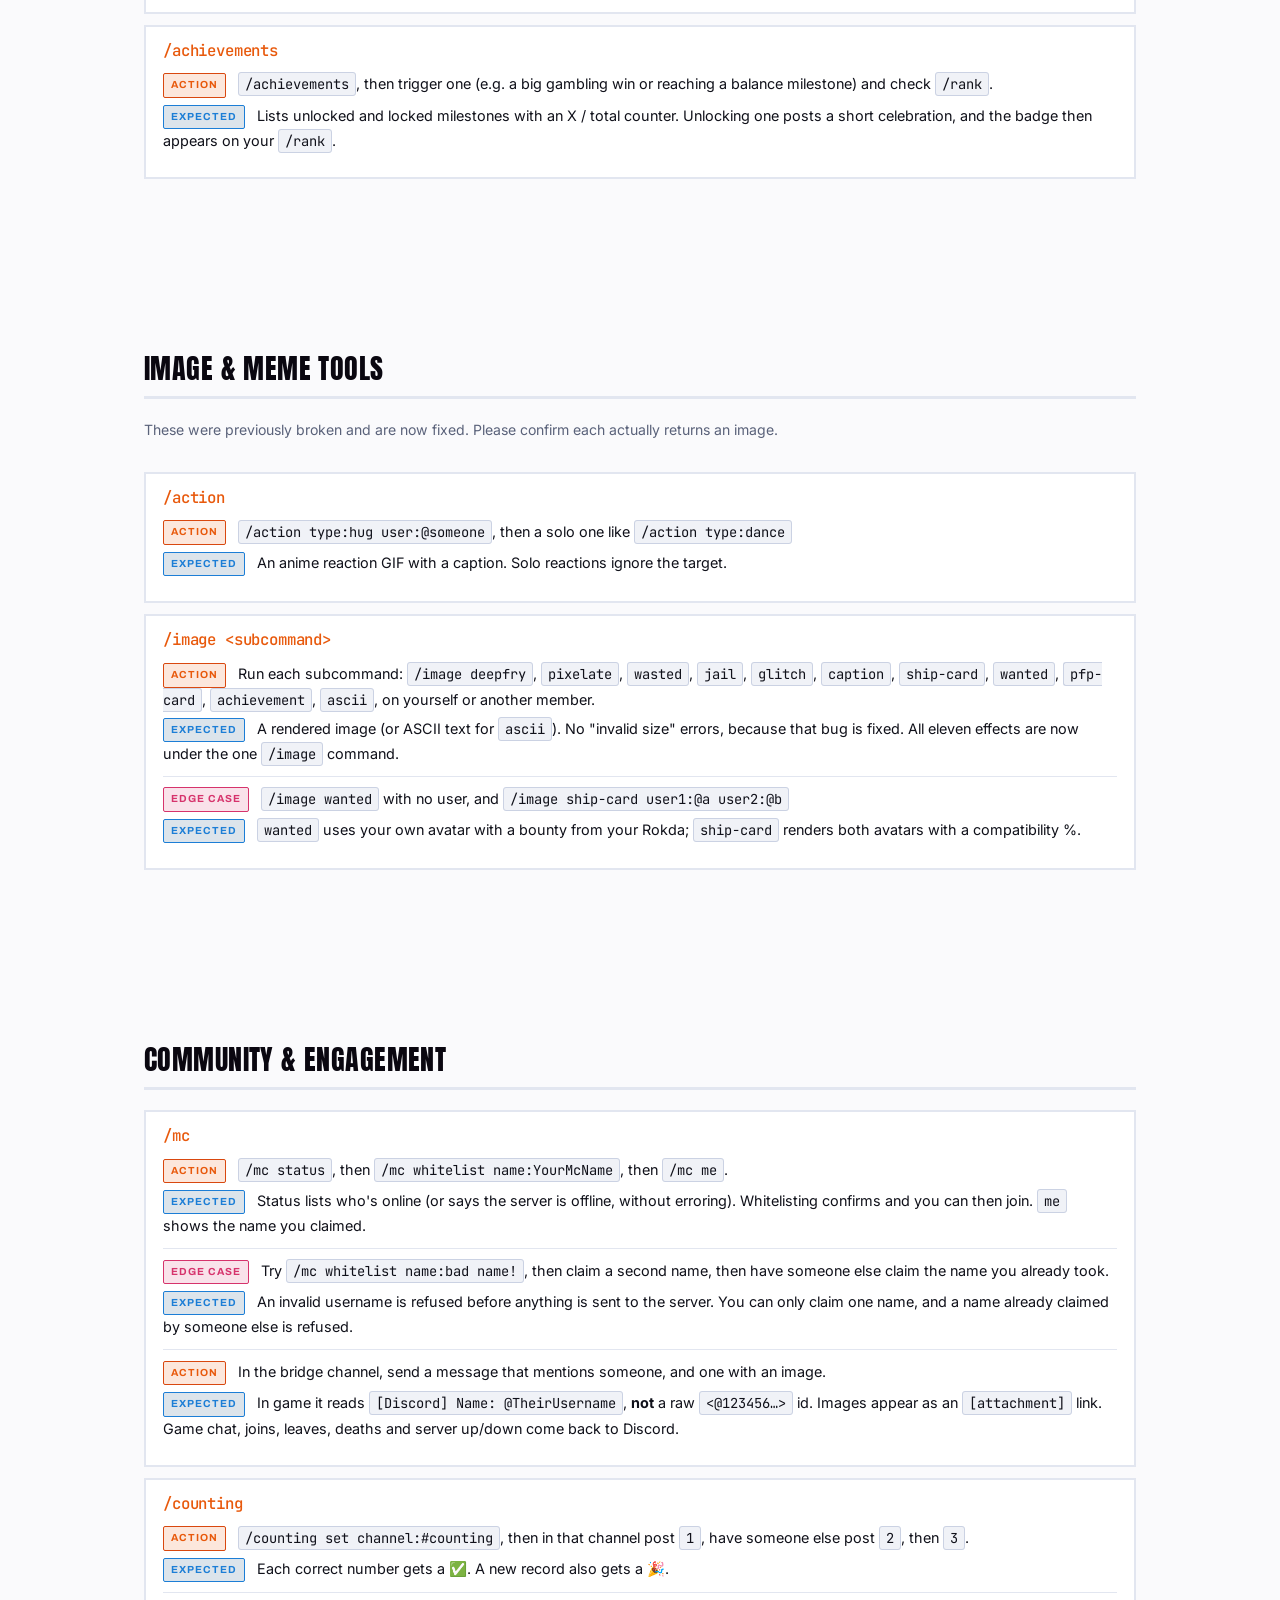
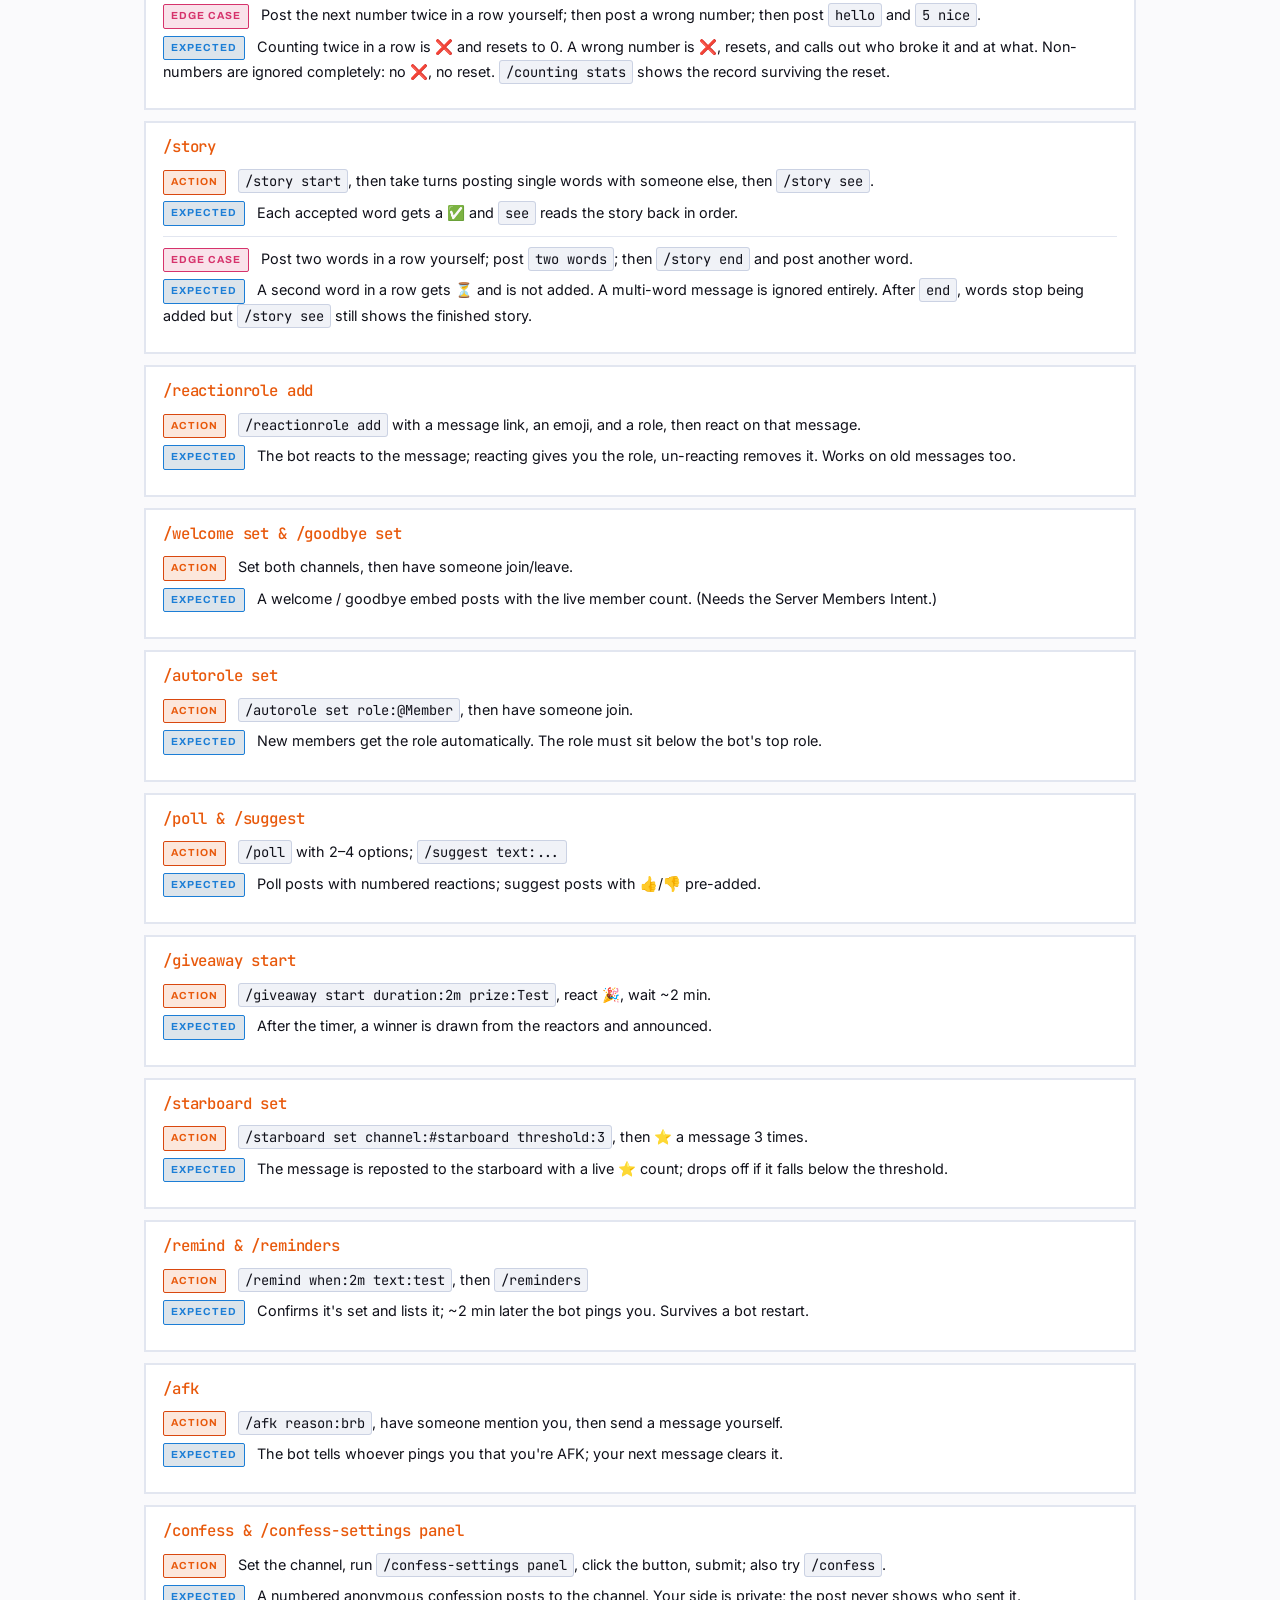
<file: testers.html>
<!doctype html>
<html lang="en">
<head>
  <meta charset="UTF-8" />
  <meta name="viewport" content="width=device-width, initial-scale=1.0" />
  <script>(function(){try{var t=localStorage.getItem('ah-theme')||(matchMedia('(prefers-color-scheme: light)').matches?'light':'dark');document.documentElement.setAttribute('data-theme',t);}catch(e){}})();</script>
  <title>Testers · After Hours</title>
  <meta name="description" content="Test checklist for After Hours. Run each live command, check the expected result, and report anything that breaks." />

  <!-- Link previews. og:image is an absolute URL because Discord, Twitter and
       iMessage all fetch it without a page context — a relative path silently
       yields no card at all. 1200x630 is the ratio every one of them crops to.
       theme-color is what tints the stripe down the side of a Discord embed. -->
  <meta name="theme-color" content="#fd8547" />
  <link rel="canonical" href="https://afterhours.arshnah.in/testers.html" />

  <meta property="og:type" content="website" />
  <meta property="og:site_name" content="After Hours" />
  <meta property="og:url" content="https://afterhours.arshnah.in/testers.html" />
  <meta property="og:title" content="Testers · After Hours" />
  <meta property="og:description" content="Test checklist for After Hours. Run each live command, check the expected result, and report anything that breaks." />
  <meta property="og:image" content="https://afterhours.arshnah.in/assets/og.png" />
  <meta property="og:image:width" content="1200" />
  <meta property="og:image:height" content="630" />
  <meta property="og:image:alt" content="After Hours — a Discord bot for economy, gambling and community" />

  <meta name="twitter:card" content="summary_large_image" />
  <meta name="twitter:title" content="Testers · After Hours" />
  <meta name="twitter:description" content="Test checklist for After Hours. Run each live command, check the expected result, and report anything that breaks." />
  <meta name="twitter:image" content="https://afterhours.arshnah.in/assets/og.png" />


  <link rel="preconnect" href="https://fonts.googleapis.com" />
  <link rel="preconnect" href="https://fonts.gstatic.com" crossorigin />
  <link href="https://fonts.googleapis.com/css2?family=Anton&family=Archivo:wght@600;700&family=Inter:wght@400;500;600;700&family=JetBrains+Mono:wght@400;500&display=swap" rel="stylesheet" />

  <link rel="icon" type="image/png" href="assets/avatar-64.png" />
  <link rel="stylesheet" href="styles.css" />
</head>
<body>

  <header class="site-header">
    <div class="container">
      <a href="index.html" class="site-logo"><img src="assets/avatar-128.png" alt="" class="logo-img" />After Hours</a>
      <nav class="site-nav">
        <a href="index.html">Home</a>
        <a href="commands.html">Commands</a>
        <a href="leaderboard.html">Leaderboard</a>
        <a href="minecraft.html">Minecraft</a>
        <a href="credits.html">Credits</a>
        <a href="https://discord.gg/CcgstekFs9" class="nav-discord">Discord</a>
        <button type="button" class="theme-toggle" id="theme-toggle" aria-label="Toggle light and dark theme" title="Toggle light / dark">
          <svg class="icon-sun" viewBox="0 0 24 24" fill="none" stroke="currentColor" stroke-width="2" stroke-linecap="round" stroke-linejoin="round" aria-hidden="true"><circle cx="12" cy="12" r="4"/><path d="M12 2v2M12 20v2M4.9 4.9l1.4 1.4M17.7 17.7l1.4 1.4M2 12h2M20 12h2M4.9 19.1l1.4-1.4M17.7 6.3l1.4-1.4"/></svg>
          <svg class="icon-moon" viewBox="0 0 24 24" fill="none" stroke="currentColor" stroke-width="2" stroke-linecap="round" stroke-linejoin="round" aria-hidden="true"><path d="M21 12.8A9 9 0 1 1 11.2 3 7 7 0 0 0 21 12.8z"/></svg>
        </button>
      </nav>
    </div>
  </header>

  <main class="testers-page">

    <section class="alpha-banner">
      <h1>Out of Alpha &mdash; Thank You</h1>
      <p>After Hours is out of alpha and stable. Huge thanks to everyone who tested it and reported what broke &mdash; that's what got it here. The checklist below still stands as a quick way to confirm every command works after a deploy, and if you ever hit something odd, a report still makes the next build steadier.</p>
    </section>

    <section class="report-bug">
      <h2>How to report a bug</h2>
      <p>If any test below fails or behaves differently than the expected result, message <span class="report-target">@vasucoded</span> on Discord directly.</p>
      <p>Include three things so the bug can actually be fixed:</p>
      <p>1. <strong>What you ran</strong>: the exact command and options (e.g. <code>/coinflip amount:50 side:heads</code>).<br />
         2. <strong>What you expected</strong>: what the checklist said should happen.<br />
         3. <strong>What actually happened</strong>: the real result, including any error text like "The application did not respond." A screenshot helps.</p>
    </section>

    <div class="filter-bar">
      <input type="text" id="test-filter" placeholder="Filter tests…" autocomplete="off" />
    </div>
    <p class="no-results" id="test-no-results">No tests match your filter.</p>

    <p class="testers-intro">This checklist covers only the commands that are live in the current build. Planned commands that aren't implemented yet are left out on purpose, because there's nothing to test there. Run each one in a server where After Hours is installed. Where an <span class="test-label edge">Edge case</span> is listed, please test it too. Those are the situations most likely to expose a bug.</p>

    <!-- Economy & Jobs -->
    <section class="test-category">
      <h2>Economy &amp; Jobs</h2>

      <article class="test-card">
        <h3>/balance</h3>
        <div class="test-step">
          <p><span class="test-label action">Action</span> <code>/balance</code></p>
          <p><span class="test-label expected">Expected</span> An embed shows your current Rokda balance. The very first time you run it, your wallet is created with a starting balance instead of an error.</p>
        </div>
        <div class="test-step">
          <p><span class="test-label action">Action</span> <code>/balance user:@anotherperson</code></p>
          <p><span class="test-label expected">Expected</span> Shows that person's balance instead of yours.</p>
        </div>
      </article>

      <article class="test-card">
        <h3>/daily</h3>
        <div class="test-step">
          <p><span class="test-label action">Action</span> <code>/daily</code></p>
          <p><span class="test-label expected">Expected</span> Your balance goes up by somewhere between 150 and 400 Rokda, and an embed confirms the amount and your current daily streak.</p>
        </div>
        <div class="test-step">
          <p><span class="test-label edge">Edge case</span> <code>/daily</code> again right away</p>
          <p><span class="test-label expected">Expected</span> It refuses and tells you how long until you can claim again. Your balance does not change. You cannot claim twice in one day.</p>
        </div>
      </article>

      <article class="test-card">
        <h3>/weekly</h3>
        <div class="test-step">
          <p><span class="test-label action">Action</span> <code>/weekly</code></p>
          <p><span class="test-label expected">Expected</span> Your balance goes up by 1000–2000 Rokda once, and a 7-day cooldown starts.</p>
        </div>
        <div class="test-step">
          <p><span class="test-label edge">Edge case</span> <code>/weekly</code> again right away</p>
          <p><span class="test-label expected">Expected</span> Cooldown message with time remaining. No second payout.</p>
        </div>
      </article>

      <article class="test-card">
        <h3>/job list</h3>
        <div class="test-step">
          <p><span class="test-label action">Action</span> <code>/job list</code></p>
          <p><span class="test-label expected">Expected</span> Lists every available job, each with its payout range and cooldown.</p>
        </div>
      </article>

      <article class="test-card">
        <h3>/job apply</h3>
        <div class="test-step">
          <p><span class="test-label action">Action</span> <code>/job apply name:</code> then pick a job from the dropdown</p>
          <p><span class="test-label expected">Expected</span> You're assigned that job and get a confirmation. The job comes from a dropdown, so you can't type a job name that doesn't exist.</p>
        </div>
      </article>

      <article class="test-card">
        <h3>/job stats</h3>
        <div class="test-step">
          <p><span class="test-label action">Action</span> <code>/job stats</code></p>
          <p><span class="test-label expected">Expected</span> Shows your current job, your XP, and your payout bonus tier. If you haven't applied for a job yet, it tells you to apply first rather than erroring.</p>
        </div>
      </article>

      <article class="test-card">
        <h3>/work</h3>
        <div class="test-step">
          <p><span class="test-label action">Action</span> <code>/work</code></p>
          <p><span class="test-label expected">Expected</span> You earn Rokda for your current job and your balance rises. If you have no job, it prompts you to apply for one first.</p>
        </div>
        <div class="test-step">
          <p><span class="test-label edge">Edge case</span> <code>/work</code> again right away</p>
          <p><span class="test-label expected">Expected</span> A per-job cooldown message. No extra pay until the cooldown is up.</p>
        </div>
      </article>

      <article class="test-card">
        <h3>/shop, /buy, /inventory</h3>
        <div class="test-step">
          <p><span class="test-label action">Action</span> <code>/shop</code>, then <code>/buy item:</code> and pick a badge, a title, and a booster.</p>
          <p><span class="test-label expected">Expected</span> The shop lists items grouped into badges, titles, and boosters. Each buy debits the exact price. A badge then shows on your <code>/rank</code>; a booster shows a 2× XP timer.</p>
        </div>
        <div class="test-step">
          <p><span class="test-label action">Action</span> <code>/inventory</code>, then use the dropdown to equip a title, then <code>/rank</code>.</p>
          <p><span class="test-label expected">Expected</span> Inventory lists what you own and the active booster; equipping a title makes it appear next to your name on <code>/rank</code>.</p>
        </div>
        <div class="test-step">
          <p><span class="test-label edge">Edge case</span> Buy the same badge twice, and try a purchase you can't afford.</p>
          <p><span class="test-label expected">Expected</span> The second badge buy is refused with "already own"; an unaffordable buy is refused and does not change your balance.</p>
        </div>
      </article>

      <article class="test-card">
        <h3>/bank</h3>
        <div class="test-step">
          <p><span class="test-label action">Action</span> <code>/bank deposit</code> (no amount), then <code>/bank balance</code>, then <code>/bank withdraw amount:100</code>.</p>
          <p><span class="test-label expected">Expected</span> Deposit with no amount moves your whole wallet into the bank; balance shows wallet vs bank vs net worth; withdraw moves Rokda back to the wallet.</p>
        </div>
        <div class="test-step">
          <p><span class="test-label edge">Edge case</span> <code>/bank withdraw amount:999999999</code> (more than banked).</p>
          <p><span class="test-label expected">Expected</span> Refused with how much you actually have banked. Nothing moves.</p>
        </div>
      </article>

      <article class="test-card">
        <h3>/rob</h3>
        <div class="test-step">
          <p><span class="test-label action">Action</span> <code>/rob user:@someone</code> who has Rokda in their wallet.</p>
          <p><span class="test-label expected">Expected</span> Either you steal a slice of their wallet, or you get caught and pay them a fine. A 1-hour cooldown starts.</p>
        </div>
        <div class="test-step">
          <p><span class="test-label edge">Edge case</span> <code>/rob</code> again right away; and rob someone who banked all their Rokda.</p>
          <p><span class="test-label expected">Expected</span> The repeat is refused with a cooldown timer; robbing someone with an empty wallet says they're not worth robbing (their bank is untouchable).</p>
        </div>
      </article>

      <article class="test-card">
        <h3>/quests</h3>
        <div class="test-step">
          <p><span class="test-label action">Action</span> <code>/quests</code>, complete one (e.g. claim <code>/daily</code> or send messages), then <code>/quests</code> again and click Claim.</p>
          <p><span class="test-label expected">Expected</span> Three daily quests with progress bars. Progress advances as you play; a completed quest becomes claimable and pays Rokda + XP once. The same three stay all day.</p>
        </div>
      </article>

      <article class="test-card">
        <h3>/grind &amp; /crime</h3>
        <div class="test-step">
          <p><span class="test-label action">Action</span> <code>/grind fish</code> without a rod, then buy 🎣 Fishing Rod from <code>/shop</code> and try again. Then <code>/grind beg</code> and <code>/crime</code>.</p>
          <p><span class="test-label expected">Expected</span> Fishing is refused until you own the rod. With it, you catch something and earn Rokda on a cooldown. Beg sometimes finds nothing; crime either pays big or fines you.</p>
        </div>
        <div class="test-step">
          <p><span class="test-label edge">Edge case</span> <code>/grind fish</code> twice in a row.</p>
          <p><span class="test-label expected">Expected</span> The second is refused with a cooldown timer, and no double reward.</p>
        </div>
      </article>

      <article class="test-card">
        <h3>Functional shop tools</h3>
        <div class="test-step">
          <p><span class="test-label action">Action</span> Buy 🛡️ Shield, have someone <code>/rob</code> you. Buy 💼 Briefcase, then <code>/work</code>.</p>
          <p><span class="test-label expected">Expected</span> The Shield blocks one rob and then disappears from <code>/inventory</code>. Briefcase gives a visible 1.5× on work payouts. (No Discord roles are ever granted.)</p>
        </div>
      </article>

    </section>

    <!-- Gambling -->
    <section class="test-category">
      <h2>Gambling</h2>

      <article class="test-card">
        <h3>/coinflip</h3>
        <div class="test-step">
          <p><span class="test-label action">Action</span> <code>/coinflip amount:50 side:heads</code></p>
          <p><span class="test-label expected">Expected</span> Your balance drops by 50 if you lose, or you net +50 (the bet is doubled) if you win. A result embed appears either way, with no "application did not respond" error.</p>
        </div>
        <div class="test-step">
          <p><span class="test-label edge">Edge case</span> <code>/coinflip amount:999999 side:heads</code> (more than you own)</p>
          <p><span class="test-label expected">Expected</span> Rejected for not having enough Rokda; your balance is unchanged. Amounts below 10 or above 250,000 are blocked by Discord before the command even runs.</p>
        </div>
      </article>

      <article class="test-card">
        <h3>/slots</h3>
        <div class="test-step">
          <p><span class="test-label action">Action</span> <code>/slots amount:50</code></p>
          <p><span class="test-label expected">Expected</span> Three reels are shown, your bet is deducted, and you're paid out when symbols match. The embed shows the reels and whether you won or lost.</p>
        </div>
      </article>

      <article class="test-card">
        <h3>/blackjack</h3>
        <div class="test-step">
          <p><span class="test-label action">Action</span> <code>/blackjack amount:100</code>, then use the Hit / Stand buttons</p>
          <p><span class="test-label expected">Expected</span> You're dealt a hand against the dealer with working Hit and Stand buttons. The hand resolves to a win, loss, or push and your balance updates. A natural blackjack pays 3:2.</p>
        </div>
        <div class="test-step">
          <p><span class="test-label edge">Edge case</span> Start a hand, then run <code>/blackjack amount:100</code> again before finishing the first</p>
          <p><span class="test-label expected">Expected</span> The second attempt is blocked. Only one hand at a time. Separately, if you start a hand and just wait, it auto-resolves after 60 seconds instead of getting stuck.</p>
        </div>
      </article>

      <article class="test-card">
        <h3>/dice</h3>
        <div class="test-step">
          <p><span class="test-label action">Action</span> <code>/dice amount:50 mode:higher number:10</code></p>
          <p><span class="test-label expected">Expected</span> A hidden 20-sided die is rolled. You win even money if it lands higher than 10, otherwise you lose. The embed shows the roll.</p>
        </div>
        <div class="test-step">
          <p><span class="test-label action">Action</span> <code>/dice amount:50 mode:exact number:7</code></p>
          <p><span class="test-label expected">Expected</span> You only win if the roll is exactly 7, but the payout multiplier is much bigger than a higher/lower guess.</p>
        </div>
        <div class="test-step">
          <p><span class="test-label edge">Edge case</span> <code>/dice amount:50 mode:higher number:25</code> (outside 1–20)</p>
          <p><span class="test-label expected">Expected</span> Discord rejects the number before the command runs. It must be between 1 and 20.</p>
        </div>
      </article>

      <article class="test-card">
        <h3>/roulette</h3>
        <div class="test-step">
          <p><span class="test-label action">Action</span> <code>/roulette amount:50 bet_type:red</code></p>
          <p><span class="test-label expected">Expected</span> The wheel spins and the embed shows which pocket it landed on. A red bet pays 1:1 if it hits.</p>
        </div>
        <div class="test-step">
          <p><span class="test-label action">Action</span> <code>/roulette amount:50 bet_type:number value:17</code></p>
          <p><span class="test-label expected">Expected</span> A straight-up bet on 17 pays 35:1 if the wheel lands on 17.</p>
        </div>
        <div class="test-step">
          <p><span class="test-label edge">Edge case</span> <code>/roulette amount:50 bet_type:number</code> with no <code>value</code></p>
          <p><span class="test-label expected">Expected</span> It tells you a number is required and the bet is not placed, and your balance stays the same.</p>
        </div>
      </article>

      <article class="test-card">
        <h3>/crash</h3>
        <div class="test-step">
          <p><span class="test-label action">Action</span> <code>/crash amount:50</code>, then press Cash Out</p>
          <p><span class="test-label expected">Expected</span> A multiplier climbs from 1.00x. Pressing Cash Out pays your bet times the multiplier at that instant. The embed shows where you cashed out.</p>
        </div>
        <div class="test-step">
          <p><span class="test-label edge">Edge case</span> <code>/crash amount:50</code> and never press Cash Out</p>
          <p><span class="test-label expected">Expected</span> When the multiplier crashes you lose your bet, with no payout, and the message resolves cleanly rather than hanging.</p>
        </div>
      </article>

      <article class="test-card">
        <h3>/lottery buy</h3>
        <div class="test-step">
          <p><span class="test-label action">Action</span> <code>/lottery buy tickets:1</code></p>
          <p><span class="test-label expected">Expected</span> The ticket cost is deducted, a confirmation shows how many tickets you now hold and the current pool size. The draw happens weekly.</p>
        </div>
        <div class="test-step">
          <p><span class="test-label edge">Edge case</span> <code>/lottery buy tickets:99999</code> (beyond your balance or the per-purchase cap)</p>
          <p><span class="test-label expected">Expected</span> Rejected: either the ticket count is capped by Discord or you're told you can't afford it. Your balance is unchanged.</p>
        </div>
      </article>

      <article class="test-card">
        <h3>/race</h3>
        <div class="test-step">
          <p><span class="test-label action">Action</span> <code>/race bet amount:50 horse:</code> then pick a horse</p>
          <p><span class="test-label expected">Expected</span> Your bet is placed on that horse and a betting round opens for the server.</p>
        </div>
        <div class="test-step">
          <p><span class="test-label action">Action</span> <code>/race start</code></p>
          <p><span class="test-label expected">Expected</span> Betting closes, the race animates to a finish, and backers of the winning horse are paid.</p>
        </div>
        <div class="test-step">
          <p><span class="test-label edge">Edge case</span> <code>/race start</code> with no bets placed, or place a bet and never start</p>
          <p><span class="test-label expected">Expected</span> Starting with no open race tells you there's nothing to start. If a round is left unstarted, it auto-cancels after a short wait and refunds everyone who bet.</p>
        </div>
      </article>

      <article class="test-card">
        <h3>/elimination</h3>
        <div class="test-step">
          <p><span class="test-label action">Action</span> <code>/elimination start</code>, then react to join</p>
          <p><span class="test-label expected">Expected</span> A join message appears; reacting enters you and deducts the entry fee. After the join window, entrants are removed one at a time until one player remains and takes the pot.</p>
        </div>
        <div class="test-step">
          <p><span class="test-label edge">Edge case</span> Start an event where fewer than 2 people join</p>
          <p><span class="test-label expected">Expected</span> The event cancels and everyone who joined is refunded their entry fee.</p>
        </div>
        <div class="test-step">
          <p><span class="test-label action">Action</span> <code>/elimination config enabled:true</code></p>
          <p><span class="test-label expected">Expected</span> Only works if you have the Manage Server permission; it turns the short-timeout penalty for eliminated players on or off. Members without that permission get a permission error instead.</p>
        </div>
      </article>

      <article class="test-card">
        <h3>/heist</h3>
        <div class="test-step">
          <p><span class="test-label action">Action</span> <code>/heist buyin:500</code>, have a second person click "Join the crew", then let the timer end (or the host clicks "Start now").</p>
          <p><span class="test-label expected">Expected</span> A lobby shows the crew, pot, and success chance (which rises as more people join). At the end the crew either wins a multiplied pot split evenly, or busts and loses their buy-ins.</p>
        </div>
        <div class="test-step">
          <p><span class="test-label edge">Edge case</span> Start a heist that nobody joins; try to join without enough Rokda.</p>
          <p><span class="test-label expected">Expected</span> With a solo crew it cancels and refunds the host. A join you can't afford is refused privately and doesn't add you.</p>
        </div>
      </article>

      <article class="test-card">
        <h3>/rps</h3>
        <div class="test-step">
          <p><span class="test-label action">Action</span> <code>/rps user:@someone bet:100</code>; the other person clicks Accept, then both pick rock/paper/scissors.</p>
          <p><span class="test-label expected">Expected</span> Both stakes are held; picks stay hidden until both lock in. The winner gets the whole pot, a tie refunds both. Declining or timing out refunds the challenger.</p>
        </div>
      </article>

      <article class="test-card">
        <h3>/highlow &amp; /scratch</h3>
        <div class="test-step">
          <p><span class="test-label action">Action</span> <code>/highlow bet:100</code>, click Higher/Lower. Then <code>/scratch</code> a few times.</p>
          <p><span class="test-label expected">Expected</span> Highlow reveals the next card and pays 2× on a correct call; scratch shows a 3×3 grid and pays up to 20× on three-of-a-kind. With a 🍀 Lucky Charm owned, some losses are voided/refunded with a note.</p>
        </div>
      </article>
    </section>

    <!-- Fun & Social -->
    <section class="test-category">
      <h2>Fun &amp; Social</h2>

      <article class="test-card">
        <h3>/owo &lt;at|uwu|fight|leaderboard&gt;</h3>
        <div class="test-step">
          <p><span class="test-label action">Action</span> <code>/owo at user:@someone</code> a few times, <code>/owo uwu</code>, <code>/owo fight user:@someone</code>, then <code>/owo leaderboard</code>.</p>
          <p><span class="test-label expected">Expected</span> OwO/UwU post flavour and ping only the target (not everyone). Your OwO counter climbs and the leaderboard ranks the top OwO-ers.</p>
        </div>
      </article>

      <article class="test-card">
        <h3>/gag &amp; /text</h3>
        <div class="test-step">
          <p><span class="test-label action">Action</span> <code>/gag pp</code>, <code>/gag iq user:@someone</code>, <code>/gag simp</code>. Then <code>/text clap text:hello world</code>, <code>/text reverse</code>, <code>/text emojify</code>.</p>
          <p><span class="test-label expected">Expected</span> Gag ratings are the same every time for the same user (deterministic joke). Text transformers clap/reverse/emojify the input and never ping anyone.</p>
        </div>
      </article>

      <article class="test-card">
        <h3>/td</h3>
        <div class="test-step">
          <p><span class="test-label action">Action</span> <code>/td</code></p>
          <p><span class="test-label expected">Expected</span> The bot picks a random truth or dare and posts it with a Reroll button.</p>
        </div>
        <div class="test-step">
          <p><span class="test-label action">Action</span> <code>/td mode:dare</code>, then press Reroll a few times</p>
          <p><span class="test-label expected">Expected</span> Forces a dare. Reroll swaps in a new one, but stops working after 3 rerolls on the same message.</p>
        </div>
      </article>

      <article class="test-card">
        <h3>/activechat</h3>
        <div class="test-step">
          <p><span class="test-label action">Action</span> <code>/activechat</code></p>
          <p><span class="test-label expected">Expected</span> Posts a random conversation starter. Occasionally (roughly a quarter of the time) it posts a light truth instead, for variety.</p>
        </div>
      </article>

      <article class="test-card">
        <h3>/pickup</h3>
        <div class="test-step">
          <p><span class="test-label action">Action</span> <code>/pickup</code></p>
          <p><span class="test-label expected">Expected</span> Returns a random pickup line.</p>
        </div>
        <div class="test-step">
          <p><span class="test-label action">Action</span> <code>/pickup category:</code> then pick a style</p>
          <p><span class="test-label expected">Expected</span> Returns a line from the chosen style category.</p>
        </div>
      </article>

      <article class="test-card">
        <h3>/joke</h3>
        <div class="test-step">
          <p><span class="test-label action">Action</span> <code>/joke</code></p>
          <p><span class="test-label expected">Expected</span> Returns a random joke.</p>
        </div>
        <div class="test-step">
          <p><span class="test-label action">Action</span> <code>/joke category:</code> then pick a style</p>
          <p><span class="test-label expected">Expected</span> Returns a joke from the chosen category.</p>
        </div>
      </article>

      <article class="test-card">
        <h3>/8ball</h3>
        <div class="test-step">
          <p><span class="test-label action">Action</span> <code>/8ball question:will I win the next coinflip</code></p>
          <p><span class="test-label expected">Expected</span> Replies with a random yes / no / maybe style answer.</p>
        </div>
      </article>

      <article class="test-card">
        <h3>/roast</h3>
        <div class="test-step">
          <p><span class="test-label action">Action</span> <code>/roast user:@someone</code></p>
          <p><span class="test-label expected">Expected</span> Posts a random templated roast aimed at the mentioned user.</p>
        </div>
      </article>

      <article class="test-card">
        <h3>/compliment</h3>
        <div class="test-step">
          <p><span class="test-label action">Action</span> <code>/compliment user:@someone</code></p>
          <p><span class="test-label expected">Expected</span> Posts a random templated compliment aimed at the mentioned user.</p>
        </div>
      </article>

      <article class="test-card">
        <h3>/ship</h3>
        <div class="test-step">
          <p><span class="test-label action">Action</span> <code>/ship user1:@a user2:@b</code></p>
          <p><span class="test-label expected">Expected</span> Shows a compatibility percentage for the pair.</p>
        </div>
        <div class="test-step">
          <p><span class="test-label edge">Edge case</span> Run the exact same pair again</p>
          <p><span class="test-label expected">Expected</span> You get the same percentage every time. The result is deterministic for a given pair.</p>
        </div>
      </article>

      <article class="test-card">
        <h3>/rate</h3>
        <div class="test-step">
          <p><span class="test-label action">Action</span> <code>/rate thing:my chances of hitting the jackpot</code></p>
          <p><span class="test-label expected">Expected</span> Returns a 0–100 rating for whatever you typed, with a short flavor comment.</p>
        </div>
      </article>

      <article class="test-card">
        <h3>/wyr</h3>
        <div class="test-step">
          <p><span class="test-label action">Action</span> <code>/wyr</code>, then react with one of the two options</p>
          <p><span class="test-label expected">Expected</span> Posts a would-you-rather with two reaction options, tallies votes for about 30 seconds, then reveals the split.</p>
        </div>
      </article>

    </section>

    <!-- Moderation -->
    <section class="test-category">
      <h2>Moderation</h2>
      <p class="testers-intro">These commands only appear in Discord's slash-command list for members who hold the matching permission (e.g. Ban Members for <code>/ban</code>). If you can't see a command at all, that's the permission gate working correctly, not a bug. Ask a server admin to grant you a staff role with the needed permissions before testing the rest of this section. Test these on a throwaway account or a member who's expecting it, not a real regular.</p>

      <article class="test-card">
        <h3>/warn</h3>
        <div class="test-step">
          <p><span class="test-label action">Action</span> <code>/warn user:@testaccount reason:testing</code></p>
          <p><span class="test-label expected">Expected</span> A private reply confirms the warning number, and an entry appears in the mod-log channel (if one is configured).</p>
        </div>
        <div class="test-step">
          <p><span class="test-label edge">Edge case</span> Run <code>/warn</code> on the same user 3 times total</p>
          <p><span class="test-label expected">Expected</span> On the 3rd warning, the bot also applies a 10-minute timeout automatically and says so in the reply, as long as your role is above the target's.</p>
        </div>
        <div class="test-step">
          <p><span class="test-label edge">Edge case</span> <code>/warn user:@yourself reason:testing</code></p>
          <p><span class="test-label expected">Expected</span> Rejected: you can't warn yourself.</p>
        </div>
      </article>

      <article class="test-card">
        <h3>/warnings</h3>
        <div class="test-step">
          <p><span class="test-label action">Action</span> <code>/warnings user:@testaccount</code> (after giving them at least one warning)</p>
          <p><span class="test-label expected">Expected</span> Lists each warning with its reason, who issued it, and when, showing the most recent 15 if there are more.</p>
        </div>
        <div class="test-step">
          <p><span class="test-label edge">Edge case</span> <code>/warnings user:@someoneneverwarned</code></p>
          <p><span class="test-label expected">Expected</span> Says the user has no warnings, instead of an empty or broken embed.</p>
        </div>
      </article>

      <article class="test-card">
        <h3>/kick</h3>
        <div class="test-step">
          <p><span class="test-label action">Action</span> <code>/kick user:@testaccount reason:testing</code></p>
          <p><span class="test-label expected">Expected</span> The member is removed from the server, you get a private confirmation, and it's logged to the mod-log channel.</p>
        </div>
        <div class="test-step">
          <p><span class="test-label edge">Edge case</span> <code>/kick user:@someonewithahigherrole</code></p>
          <p><span class="test-label expected">Expected</span> Rejected with a message about role hierarchy, and nobody gets kicked.</p>
        </div>
      </article>

      <article class="test-card">
        <h3>/ban and /unban</h3>
        <div class="test-step">
          <p><span class="test-label action">Action</span> <code>/ban user:@testaccount reason:testing</code></p>
          <p><span class="test-label expected">Expected</span> The member is banned, you get a private confirmation, and it's logged.</p>
        </div>
        <div class="test-step">
          <p><span class="test-label action">Action</span> <code>/unban user-id:&lt;their ID&gt; reason:testing</code></p>
          <p><span class="test-label expected">Expected</span> The ban is lifted and confirmed. You'll need the numeric user ID, not their username.</p>
        </div>
        <div class="test-step">
          <p><span class="test-label edge">Edge case</span> <code>/unban user-id:&lt;an ID that was never banned&gt;</code></p>
          <p><span class="test-label expected">Expected</span> Says that user isn't banned, with no error and no false success.</p>
        </div>
      </article>

      <article class="test-card">
        <h3>/timeout</h3>
        <div class="test-step">
          <p><span class="test-label action">Action</span> <code>/timeout user:@testaccount duration:5 reason:testing</code></p>
          <p><span class="test-label expected">Expected</span> The member can't send messages or react for 5 minutes; the reply confirms the duration and shows when it lifts.</p>
        </div>
        <div class="test-step">
          <p><span class="test-label edge">Edge case</span> <code>/timeout user:@yourself duration:5</code></p>
          <p><span class="test-label expected">Expected</span> Rejected: you can't time yourself out.</p>
        </div>
      </article>

      <article class="test-card">
        <h3>/purge</h3>
        <div class="test-step">
          <p><span class="test-label action">Action</span> Post a few throwaway messages, then <code>/purge amount:5</code></p>
          <p><span class="test-label expected">Expected</span> The 5 most recent messages in the channel disappear and the bot confirms how many were deleted.</p>
        </div>
        <div class="test-step">
          <p><span class="test-label edge">Edge case</span> <code>/purge amount:150</code></p>
          <p><span class="test-label expected">Expected</span> Discord blocks the option before the command runs. 100 is the max.</p>
        </div>
      </article>

      <article class="test-card">
        <h3>/slowmode</h3>
        <div class="test-step">
          <p><span class="test-label action">Action</span> <code>/slowmode seconds:10</code>, then try sending two messages quickly</p>
          <p><span class="test-label expected">Expected</span> Discord itself enforces a 10-second gap between your messages in that channel. The bot's confirmation posts publicly (not just to you), since it's a visible channel setting.</p>
        </div>
        <div class="test-step">
          <p><span class="test-label action">Action</span> <code>/slowmode seconds:0</code></p>
          <p><span class="test-label expected">Expected</span> Slowmode is disabled and the bot confirms it.</p>
        </div>
      </article>

      <article class="test-card">
        <h3>/lock and /unlock</h3>
        <div class="test-step">
          <p><span class="test-label action">Action</span> <code>/lock reason:testing</code> in a test channel</p>
          <p><span class="test-label expected">Expected</span> @everyone can no longer send messages in that channel; the bot posts a public embed confirming the lock.</p>
        </div>
        <div class="test-step">
          <p><span class="test-label action">Action</span> <code>/unlock reason:testing</code> in the same channel</p>
          <p><span class="test-label expected">Expected</span> @everyone can send messages again; a public embed confirms the unlock.</p>
        </div>
      </article>

      <article class="test-card">
        <h3>/lockdown and /unlockdown</h3>
        <div class="test-step">
          <p><span class="test-label action">Action</span> <code>/lockdown reason:testing</code>, then press Confirm</p>
          <p><span class="test-label expected">Expected</span> A warning prompt appears first, listing how many channels will be affected. After confirming, every text/announcement/forum channel locks and the bot reports how many succeeded.</p>
        </div>
        <div class="test-step">
          <p><span class="test-label action">Action</span> <code>/unlockdown reason:testing</code>, then press Confirm</p>
          <p><span class="test-label expected">Expected</span> Same flow in reverse. Every channel unlocks.</p>
        </div>
        <div class="test-step">
          <p><span class="test-label edge">Edge case</span> Run <code>/lockdown</code> again, but press Cancel (or just let the prompt sit for 30 seconds)</p>
          <p><span class="test-label expected">Expected</span> Cancel: nothing is locked, and the bot says so. Timeout: same outcome after 30 seconds pass with no click.</p>
        </div>
      </article>

      <article class="test-card">
        <h3>/nickname reset</h3>
        <div class="test-step">
          <p><span class="test-label action">Action</span> Set a nickname on a test account, then <code>/nickname reset user:@testaccount</code></p>
          <p><span class="test-label expected">Expected</span> The nickname clears back to their username, and the bot confirms it privately.</p>
        </div>
        <div class="test-step">
          <p><span class="test-label edge">Edge case</span> <code>/nickname reset user:@someonewithnonickname</code></p>
          <p><span class="test-label expected">Expected</span> Says that member doesn't have a nickname set, so nothing changes.</p>
        </div>
      </article>

      <article class="test-card">
        <h3>/modlog set</h3>
        <div class="test-step">
          <p><span class="test-label action">Action</span> <code>/modlog set channel:#mod-log</code></p>
          <p><span class="test-label expected">Expected</span> Confirms the channel is set. Running any moderation command afterward (warn, kick, ban, etc.) should now post a log entry there.</p>
        </div>
        <div class="test-step">
          <p><span class="test-label edge">Edge case</span> <code>/modlog set channel:</code> pointed at a channel the bot can't post in</p>
          <p><span class="test-label expected">Expected</span> Rejected with a message saying the bot can't send messages there, so the setting isn't saved.</p>
        </div>
      </article>
    </section>

    <!-- Leveling -->
    <section class="test-category">
      <h2>Leveling &amp; Leaderboards</h2>
      <article class="test-card">
        <h3>/rank</h3>
        <div class="test-step">
          <p><span class="test-label action">Action</span> Send a few messages, then <code>/rank</code></p>
          <p><span class="test-label expected">Expected</span> An embed with your level, server rank, total XP, and a progress bar to the next level.</p>
        </div>
      </article>
      <article class="test-card">
        <h3>/leaderboard</h3>
        <div class="test-step">
          <p><span class="test-label action">Action</span> <code>/leaderboard type:level</code></p>
          <p><span class="test-label expected">Expected</span> Top 10 by level. Without <code>type</code>, it ranks by Rokda balance instead.</p>
        </div>
      </article>
      <article class="test-card">
        <h3>/achievements</h3>
        <div class="test-step">
          <p><span class="test-label action">Action</span> <code>/achievements</code>, then trigger one (e.g. a big gambling win or reaching a balance milestone) and check <code>/rank</code>.</p>
          <p><span class="test-label expected">Expected</span> Lists unlocked and locked milestones with an X / total counter. Unlocking one posts a short celebration, and the badge then appears on your <code>/rank</code>.</p>
        </div>
      </article>
    </section>

    <!-- Image & Meme Tools -->
    <section class="test-category">
      <h2>Image &amp; Meme Tools</h2>
      <p class="testers-intro">These were previously broken and are now fixed. Please confirm each actually returns an image.</p>
      <article class="test-card">
        <h3>/action</h3>
        <div class="test-step">
          <p><span class="test-label action">Action</span> <code>/action type:hug user:@someone</code>, then a solo one like <code>/action type:dance</code></p>
          <p><span class="test-label expected">Expected</span> An anime reaction GIF with a caption. Solo reactions ignore the target.</p>
        </div>
      </article>
      <article class="test-card">
        <h3>/image &lt;subcommand&gt;</h3>
        <div class="test-step">
          <p><span class="test-label action">Action</span> Run each subcommand: <code>/image deepfry</code>, <code>pixelate</code>, <code>wasted</code>, <code>jail</code>, <code>glitch</code>, <code>caption</code>, <code>ship-card</code>, <code>wanted</code>, <code>pfp-card</code>, <code>achievement</code>, <code>ascii</code>, on yourself or another member.</p>
          <p><span class="test-label expected">Expected</span> A rendered image (or ASCII text for <code>ascii</code>). No "invalid size" errors, because that bug is fixed. All eleven effects are now under the one <code>/image</code> command.</p>
        </div>
        <div class="test-step">
          <p><span class="test-label edge">Edge case</span> <code>/image wanted</code> with no user, and <code>/image ship-card user1:@a user2:@b</code></p>
          <p><span class="test-label expected">Expected</span> <code>wanted</code> uses your own avatar with a bounty from your Rokda; <code>ship-card</code> renders both avatars with a compatibility %.</p>
        </div>
      </article>
    </section>

    <!-- Community & Engagement -->
    <section class="test-category">
      <h2>Community &amp; Engagement</h2>

      <article class="test-card">
        <h3>/mc</h3>
        <div class="test-step">
          <p><span class="test-label action">Action</span> <code>/mc status</code>, then <code>/mc whitelist name:YourMcName</code>, then <code>/mc me</code>.</p>
          <p><span class="test-label expected">Expected</span> Status lists who's online (or says the server is offline, without erroring). Whitelisting confirms and you can then join. <code>me</code> shows the name you claimed.</p>
        </div>
        <div class="test-step">
          <p><span class="test-label edge">Edge case</span> Try <code>/mc whitelist name:bad name!</code>, then claim a second name, then have someone else claim the name you already took.</p>
          <p><span class="test-label expected">Expected</span> An invalid username is refused before anything is sent to the server. You can only claim one name, and a name already claimed by someone else is refused.</p>
        </div>
        <div class="test-step">
          <p><span class="test-label action">Action</span> In the bridge channel, send a message that mentions someone, and one with an image.</p>
          <p><span class="test-label expected">Expected</span> In game it reads <code>[Discord] Name: @TheirUsername</code>, <strong>not</strong> a raw <code>&lt;@123456…&gt;</code> id. Images appear as an <code>[attachment]</code> link. Game chat, joins, leaves, deaths and server up/down come back to Discord.</p>
        </div>
      </article>

      <article class="test-card">
        <h3>/counting</h3>
        <div class="test-step">
          <p><span class="test-label action">Action</span> <code>/counting set channel:#counting</code>, then in that channel post <code>1</code>, have someone else post <code>2</code>, then <code>3</code>.</p>
          <p><span class="test-label expected">Expected</span> Each correct number gets a ✅. A new record also gets a 🎉.</p>
        </div>
        <div class="test-step">
          <p><span class="test-label edge">Edge case</span> Post the next number twice in a row yourself; then post a wrong number; then post <code>hello</code> and <code>5 nice</code>.</p>
          <p><span class="test-label expected">Expected</span> Counting twice in a row is ❌ and resets to 0. A wrong number is ❌, resets, and calls out who broke it and at what. Non-numbers are ignored completely: no ❌, no reset. <code>/counting stats</code> shows the record surviving the reset.</p>
        </div>
      </article>

      <article class="test-card">
        <h3>/story</h3>
        <div class="test-step">
          <p><span class="test-label action">Action</span> <code>/story start</code>, then take turns posting single words with someone else, then <code>/story see</code>.</p>
          <p><span class="test-label expected">Expected</span> Each accepted word gets a ✅ and <code>see</code> reads the story back in order.</p>
        </div>
        <div class="test-step">
          <p><span class="test-label edge">Edge case</span> Post two words in a row yourself; post <code>two words</code>; then <code>/story end</code> and post another word.</p>
          <p><span class="test-label expected">Expected</span> A second word in a row gets ⏳ and is not added. A multi-word message is ignored entirely. After <code>end</code>, words stop being added but <code>/story see</code> still shows the finished story.</p>
        </div>
      </article>
      <article class="test-card">
        <h3>/reactionrole add</h3>
        <div class="test-step">
          <p><span class="test-label action">Action</span> <code>/reactionrole add</code> with a message link, an emoji, and a role, then react on that message.</p>
          <p><span class="test-label expected">Expected</span> The bot reacts to the message; reacting gives you the role, un-reacting removes it. Works on old messages too.</p>
        </div>
      </article>
      <article class="test-card">
        <h3>/welcome set &amp; /goodbye set</h3>
        <div class="test-step">
          <p><span class="test-label action">Action</span> Set both channels, then have someone join/leave.</p>
          <p><span class="test-label expected">Expected</span> A welcome / goodbye embed posts with the live member count. (Needs the Server Members Intent.)</p>
        </div>
      </article>
      <article class="test-card">
        <h3>/autorole set</h3>
        <div class="test-step">
          <p><span class="test-label action">Action</span> <code>/autorole set role:@Member</code>, then have someone join.</p>
          <p><span class="test-label expected">Expected</span> New members get the role automatically. The role must sit below the bot's top role.</p>
        </div>
      </article>
      <article class="test-card">
        <h3>/poll &amp; /suggest</h3>
        <div class="test-step">
          <p><span class="test-label action">Action</span> <code>/poll</code> with 2–4 options; <code>/suggest text:...</code></p>
          <p><span class="test-label expected">Expected</span> Poll posts with numbered reactions; suggest posts with 👍/👎 pre-added.</p>
        </div>
      </article>
      <article class="test-card">
        <h3>/giveaway start</h3>
        <div class="test-step">
          <p><span class="test-label action">Action</span> <code>/giveaway start duration:2m prize:Test</code>, react 🎉, wait ~2 min.</p>
          <p><span class="test-label expected">Expected</span> After the timer, a winner is drawn from the reactors and announced.</p>
        </div>
      </article>
      <article class="test-card">
        <h3>/starboard set</h3>
        <div class="test-step">
          <p><span class="test-label action">Action</span> <code>/starboard set channel:#starboard threshold:3</code>, then ⭐ a message 3 times.</p>
          <p><span class="test-label expected">Expected</span> The message is reposted to the starboard with a live ⭐ count; drops off if it falls below the threshold.</p>
        </div>
      </article>
      <article class="test-card">
        <h3>/remind &amp; /reminders</h3>
        <div class="test-step">
          <p><span class="test-label action">Action</span> <code>/remind when:2m text:test</code>, then <code>/reminders</code></p>
          <p><span class="test-label expected">Expected</span> Confirms it's set and lists it; ~2 min later the bot pings you. Survives a bot restart.</p>
        </div>
      </article>
      <article class="test-card">
        <h3>/afk</h3>
        <div class="test-step">
          <p><span class="test-label action">Action</span> <code>/afk reason:brb</code>, have someone mention you, then send a message yourself.</p>
          <p><span class="test-label expected">Expected</span> The bot tells whoever pings you that you're AFK; your next message clears it.</p>
        </div>
      </article>
      <article class="test-card">
        <h3>/confess &amp; /confess-settings panel</h3>
        <div class="test-step">
          <p><span class="test-label action">Action</span> Set the channel, run <code>/confess-settings panel</code>, click the button, submit; also try <code>/confess</code>.</p>
          <p><span class="test-label expected">Expected</span> A numbered anonymous confession posts to the channel. Your side is private; the post never shows who sent it.</p>
        </div>
      </article>
    </section>

    <!-- Games &amp; Systems -->
    <section class="test-category">
      <h2>More Games &amp; Systems</h2>
      <article class="test-card">
        <h3>/invest</h3>
        <div class="test-step">
          <p><span class="test-label action">Action</span> <code>/invest market</code> → <code>/invest buy ticker:CHAI amount-in-rokda:500</code> → <code>/invest portfolio</code></p>
          <p><span class="test-label expected">Expected</span> Market lists tickers; buying deducts Rokda and adds shares; portfolio shows value and P/L.</p>
        </div>
      </article>
      <article class="test-card">
        <h3>/meme</h3>
        <div class="test-step">
          <p><span class="test-label action">Action</span> <code>/meme submit image:...</code>, then <code>/meme leaderboard</code></p>
          <p><span class="test-label expected">Expected</span> The meme posts with a 🔥 seed reaction; the leaderboard shows vote counts and the prize pool.</p>
        </div>
      </article>
      <article class="test-card">
        <h3>/trivia start</h3>
        <div class="test-step">
          <p><span class="test-label action">Action</span> <code>/trivia start</code>, react with the correct letter.</p>
          <p><span class="test-label expected">Expected</span> A question with A/B/C/D; the first correct answer wins Rokda (faster = more).</p>
        </div>
      </article>
      <article class="test-card">
        <h3>/focus</h3>
        <div class="test-step">
          <p><span class="test-label action">Action</span> <code>/focus setroom</code>, join it, <code>/focus start minutes:25</code>, then leave.</p>
          <p><span class="test-label expected">Expected</span> On leaving you're DM'd your payout (2 Rokda/min). <code>/focus leaderboard</code> shows totals.</p>
        </div>
      </article>
      <article class="test-card">
        <h3>/studybuddy, /birthday, /automod, /pulse</h3>
        <div class="test-step">
          <p><span class="test-label action">Action</span> <code>/studybuddy join</code> (two accounts) → <code>/studybuddy match</code>; <code>/birthday set</code>; <code>/automod toggle</code>; <code>/pulse setchannel</code>.</p>
          <p><span class="test-label expected">Expected</span> Match DMs both users; birthday saves; automod toggles; pulse channel is set (recap posts weekly).</p>
        </div>
      </article>
    </section>

    <!-- Social -->
    <section class="test-category">
      <h2>Social</h2>
      <article class="test-card">
        <h3>/family</h3>
        <div class="test-step">
          <p><span class="test-label action">Action</span> <code>/family adopt user:@a</code>, <code>/family friend user:@b</code>, <code>/family brother user:@c</code>, <code>/family sister user:@d</code> (each accepts), then <code>/family view</code>.</p>
          <p><span class="test-label expected">Expected</span> A modern card (accent bar + your avatar) shows your tree. Adopt/friend/brother/sister use accept buttons; the tree lists Children, Friends, Brothers, Sisters, derived Siblings, and your partner. <code>/family unsibling</code> removes a sibling.</p>
        </div>
        <div class="test-step">
          <p><span class="test-label action">Action</span> <code>/family marry user:@someone</code> (they click Accept), then <code>/family marriage</code>, then <code>/family divorce</code>.</p>
          <p><span class="test-label expected">Expected</span> Marrying asks the partner to accept with a button; <code>marriage</code> shows the couple and how long married; <code>/daily</code> pays a +10% bonus while married. These used to be <code>/marriage</code> and now live under <code>/family</code>.</p>
        </div>
        <div class="test-step">
          <p><span class="test-label edge">Edge case</span> <code>/family view</code> on a big family; try to adopt yourself or an ancestor.</p>
          <p><span class="test-label expected">Expected</span> Listing many members does <strong>not</strong> ping them all. Adopting yourself or one of your own ancestors is refused (no family-tree loops).</p>
        </div>
      </article>

      <article class="test-card">
        <h3>/pet</h3>
        <div class="test-step">
          <p><span class="test-label action">Action</span> <code>/pet adopt species:</code> pick one, then <code>/pet feed</code> and <code>/pet status</code>.</p>
          <p><span class="test-label expected">Expected</span> Adopting costs Rokda and creates one pet. Feeding costs Rokda, fills hunger, and the first feed of the day pays a companion bonus. Status shows hunger dropping over time.</p>
        </div>
        <div class="test-step">
          <p><span class="test-label edge">Edge case</span> Adopt a second pet; feed with no pet.</p>
          <p><span class="test-label expected">Expected</span> A second adopt is refused (one pet per member); feeding with no pet prompts you to adopt first, with no error.</p>
        </div>
      </article>

      <article class="test-card">
        <h3>/rep</h3>
        <div class="test-step">
          <p><span class="test-label action">Action</span> <code>/rep give user:@someone</code>, then <code>/rep check</code> and <code>/rep leaderboard</code>.</p>
          <p><span class="test-label expected">Expected</span> The target's rep goes up by 1. Check shows a member's rep; the leaderboard ranks the most-repped members.</p>
        </div>
        <div class="test-step">
          <p><span class="test-label edge">Edge case</span> Give rep twice in a day; rep yourself.</p>
          <p><span class="test-label expected">Expected</span> The second give is refused with a cooldown timer; repping yourself is refused.</p>
        </div>
      </article>
    </section>

    <!-- Music (Last.fm) -->
    <section class="test-category">
      <h2>Music (Last.fm)</h2>
      <article class="test-card">
        <h3>/fm set &amp; /fm np</h3>
        <div class="test-step">
          <p><span class="test-label action">Action</span> <code>/fm set username:yourLastfm</code>, play something, then <code>/fm np</code> (or <code>.fm</code>).</p>
          <p><span class="test-label expected">Expected</span> Shows now-playing with current + previous track and scrobble counts.</p>
        </div>
      </article>
      <article class="test-card">
        <h3>/fm top &amp; /fm whoknows</h3>
        <div class="test-step">
          <p><span class="test-label action">Action</span> <code>/fm top type:artists</code>; with a couple members linked, <code>/fm whoknows artist:...</code></p>
          <p><span class="test-label expected">Expected</span> Top list for the period; whoknows ranks linked server members by plays for that artist.</p>
        </div>
      </article>
    </section>

    <!-- Fun extras -->
    <section class="test-category">
      <h2>Fun &amp; Utility Extras</h2>
      <article class="test-card">
        <h3>/define &amp; /gif</h3>
        <div class="test-step">
          <p><span class="test-label action">Action</span> <code>/define word:serendipity</code>; <code>/gif search:cat</code> then hit 🔀 Another.</p>
          <p><span class="test-label expected">Expected</span> A definition embed; a GIF that reshuffles on the button. (Both also work as <code>.define</code> / prefix.)</p>
        </div>
      </article>
      <article class="test-card">
        <h3>/help</h3>
        <div class="test-step">
          <p><span class="test-label action">Action</span> <code>/help</code></p>
          <p><span class="test-label expected">Expected</span> An embed listing every command grouped by category.</p>
        </div>
      </article>
    </section>

  </main>

  <button type="button" class="to-top" aria-label="Back to top">
    <svg viewBox="0 0 24 24" fill="none" stroke="currentColor" stroke-width="2.2" stroke-linecap="round" stroke-linejoin="round" aria-hidden="true">
      <path d="M12 19V5M5 12l7-7 7 7" />
    </svg>
  </button>

  <script src="script.js"></script>
</body>
</html>
</file>
<file: styles.css>
/* ==========================================================================
   After Hours — shared stylesheet

   Design lane: the avatar's own world. A city after midnight, a ferris wheel
   turning behind him, neon doing the work the sun isn't. Violet-black ground,
   ember and magenta signage, periwinkle haze where paper used to be.

   This replaced a truck-art / risograph poster lane. The translation that
   mattered was not the palette but the DEVICES: offset shadows and taped tilts
   are how ink sits on paper, and neither means anything at night. They became
   glow and alignment. The halftone dot field became the ferris wheel.

   The one deliberate exception: the Discord mockups on the landing page keep
   real Discord greys. The contrast is the point — a lit street wrapped around
   a pristine screenshot-accurate card reads as "proof".
   ========================================================================== */

:root {
  /* ── After Hours ──────────────────────────────────────────────────────────
     Every value below is sampled from the avatar, so the site and the profile
     picture are the same place: a city at night, a ferris wheel behind him,
     neon holding the dark up.

     The base is violet-black, NOT neutral black — the avatar's night has a
     purple cast and a grey-black next to it reads as dead. */
  --night: #0a0710;
  --night-deep: #06040b;
  --night-raise: #17111f;
  --night-raise-hi: #221a2d;

  /* The pale "AFTER" lettering. Stands in for what used to be newsprint —
     there is no paper in a night scene, so the light value is haze. */
  --haze: #bacafc;
  --haze-dim: #8f9ac9;

  --edge: #2a2038;
  --edge-hi: #3d2f52;

  --text: #e4e6f5;
  --text-muted: #8b86a0;

  /* The orange "HOURS" lettering. Matches ROKDA_GOLD (0xfd8547) in
     lib/embeds.js, so an embed and the site are literally the same orange. */
  --ember: #fd8547;
  --ember-hi: #ffa877;
  --ember-deep: #c25f2c;
  /* The ferris wheel behind him. */
  --neon: #d6336c;
  /* His jacket. */
  --deep-blue: #0c4275;

  --ember-rgb: 253, 133, 71;
  --neon-rgb: 214, 51, 108;
  --deep-blue-rgb: 12, 66, 117;
  --haze-rgb: 186, 202, 252;

  /* ── Names the rest of the sheet already uses ──────────────────────────────
     1,900 lines and four pages reference the old truck-art names. Repointing
     them here retones the whole site from one block, instead of a rename that
     would touch every rule and every page for no visual difference. */
  --ink: var(--night);
  --ink-deep: var(--night-deep);
  --ink-raise: var(--night-raise);
  --ink-raise-hi: var(--night-raise-hi);
  --paper: var(--haze);
  --paper-dim: var(--haze-dim);
  --rule: var(--edge);
  --rule-hi: var(--edge-hi);

  --gold: var(--ember);
  --gold-hi: var(--ember-hi);
  --gold-deep: var(--ember-deep);
  --vermilion: var(--neon);
  --marigold: var(--ember-hi);
  --peacock: var(--deep-blue);

  --gold-rgb: var(--ember-rgb);
  --vermilion-rgb: var(--neon-rgb);
  --marigold-rgb: var(--ember-rgb);
  --peacock-rgb: var(--deep-blue-rgb);

  /* Legacy aliases — commands.html / testers.html markup still asks for these. */
  --accent: var(--gold);
  --accent-hover: var(--gold-hi);
  --accent-rgb: var(--gold-rgb);
  --success: var(--peacock);
  --warning: var(--vermilion);
  --success-rgb: var(--peacock-rgb);
  --warning-rgb: var(--vermilion-rgb);
  --surface: var(--ink-raise);
  --surface-hi: var(--ink-raise-hi);
  --border: var(--rule);
  --border-hi: var(--rule-hi);
  --bg: var(--ink);
  --bg-deep: var(--ink-deep);

  --font-display: "Anton", "Arial Narrow", sans-serif;
  --font-heading: "Archivo", "Inter", sans-serif;
  --font-body: "Inter", sans-serif;
  --font-mono: "JetBrains Mono", ui-monospace, monospace;

  --content-width: 1040px;
  --radius: 4px;
  --radius-lg: 6px;

  --ease: cubic-bezier(0.4, 0, 0.2, 1);
  --ease-out: cubic-bezier(0.16, 1, 0.3, 1);
  --t-fast: 140ms var(--ease);
  --t-med: 260ms var(--ease);

  /* Hard offset shadows are a PRINT device — ink sitting proud of paper. This
     page is lit signage now, so depth comes from glow and falloff instead.
     Same variable names, so every card and button converts at once. */
  --shadow-sm: 0 2px 10px rgba(0, 0, 0, 0.5);
  --shadow-md: 0 6px 22px rgba(0, 0, 0, 0.55);
  --shadow-lg: 0 14px 44px rgba(0, 0, 0, 0.62);
  --shadow-gold: 0 0 24px rgba(var(--ember-rgb), 0.34);

  /* Tokenised so light mode retones them from one place: the translucent
     sticky header, and the hard offset shadow on buttons and feature cards. */
  --header-bg: rgba(16, 13, 10, 0.86);
  --header-bg-scrolled: rgba(16, 13, 10, 0.96);
  --offset-ink: rgba(0, 0, 0, 0.6);
  --shadow-neon: 0 0 26px rgba(var(--neon-rgb), 0.3);
}

* {
  box-sizing: border-box;
}

html {
  scroll-behavior: smooth;
}

body {
  margin: 0;
  background: var(--ink);
  color: var(--text);
  font-family: var(--font-body);
  font-size: 16px;
  line-height: 1.62;
  -webkit-font-smoothing: antialiased;
  position: relative;
  overflow-x: hidden;
}

/* ── The ferris wheel ───────────────────────────────────────────────────────
   The structure standing behind him in the avatar, rebuilt in CSS and parked
   behind the hero so the page opens on the same view the profile picture does.

   This replaces a halftone dot field, which was the right texture for a
   newsprint poster and means nothing at night. Spokes are a repeating conic
   gradient, the rims are ring stops in a radial gradient, and the whole thing
   is masked to fade out well before it reaches any text.

   No image, no markup, no animation — it is scenery, and a background that
   moves would fight the content for attention. */
body::before {
  content: "";
  position: fixed;
  top: -30vmax;
  left: 50%;
  width: 96vmax;
  height: 96vmax;
  transform: translateX(-50%);
  z-index: 0;
  pointer-events: none;
  background-image:
    repeating-conic-gradient(
      from 0deg,
      rgba(var(--neon-rgb), 0.19) 0deg 0.32deg,
      transparent 0.32deg 7.5deg
    ),
    radial-gradient(
      circle,
      transparent 0 29.6%,
      rgba(var(--neon-rgb), 0.17) 29.6% 30%,
      transparent 30% 45.6%,
      rgba(var(--neon-rgb), 0.13) 45.6% 46%,
      transparent 46% 61.6%,
      rgba(var(--neon-rgb), 0.09) 61.6% 62%,
      transparent 62%
    );
  -webkit-mask-image: radial-gradient(circle at 50% 32%, #000 6%, transparent 58%);
  mask-image: radial-gradient(circle at 50% 32%, #000 6%, transparent 58%);
  opacity: 0.9;
}

body::after {
  content: "";
  position: fixed;
  inset: 0;
  z-index: 0;
  pointer-events: none;
  opacity: 0.05;
  background-image: url("data:image/svg+xml,%3Csvg xmlns='http://www.w3.org/2000/svg' width='140' height='140'%3E%3Cfilter id='n'%3E%3CfeTurbulence type='fractalNoise' baseFrequency='0.85' numOctaves='3'/%3E%3C/filter%3E%3Crect width='140' height='140' filter='url(%23n)'/%3E%3C/svg%3E");
}

body > * {
  position: relative;
  z-index: 1;
}

::selection {
  background: var(--vermilion);
  color: #fff;
}

* {
  scrollbar-width: thin;
  scrollbar-color: var(--rule-hi) transparent;
}

::-webkit-scrollbar {
  width: 11px;
  height: 11px;
}

::-webkit-scrollbar-track {
  background: var(--ink-deep);
}

::-webkit-scrollbar-thumb {
  background: var(--rule-hi);
  border: 3px solid var(--ink-deep);
  border-radius: 6px;
}

::-webkit-scrollbar-thumb:hover {
  background: var(--gold-deep);
}

h1, h2, h3, h4 {
  font-family: var(--font-heading);
  font-weight: 700;
  line-height: 1.2;
  margin: 0 0 0.6em 0;
  letter-spacing: -0.01em;
}

p {
  margin: 0 0 1em 0;
}

a {
  color: var(--gold);
  text-decoration: none;
  transition: color var(--t-fast);
}

a:hover {
  color: var(--gold-hi);
}

:focus-visible {
  outline: 2px dashed var(--marigold);
  outline-offset: 3px;
}

code, .mono {
  font-family: var(--font-mono);
}

.container {
  max-width: var(--content-width);
  margin: 0 auto;
  padding: 0 24px;
}

/* ── Header ────────────────────────────────────────────────────────────── */

.site-header {
  border-bottom: 2px solid var(--rule);
  background: var(--header-bg);
  -webkit-backdrop-filter: blur(12px) saturate(150%);
  backdrop-filter: blur(12px) saturate(150%);
  position: sticky;
  top: 0;
  z-index: 20;
  transition: border-color var(--t-med), background var(--t-med);
}

.site-header.scrolled {
  background: var(--header-bg-scrolled);
  border-bottom-color: var(--gold-deep);
}

.site-header .container {
  display: flex;
  align-items: center;
  justify-content: space-between;
  height: 62px;
}

.site-logo {
  font-family: var(--font-display);
  font-weight: 400;
  font-size: 1.5rem;
  letter-spacing: 0.02em;
  text-transform: uppercase;
  color: var(--text);
  display: inline-flex;
  align-items: center;
  gap: 10px;
}

.site-logo:hover {
  color: var(--gold);
}

.logo-img {
  width: 28px;
  height: 28px;
  border-radius: 3px;
  border: 2px solid var(--gold);
  transition: transform var(--t-med) var(--ease-out);
}

.site-logo:hover .logo-img {
  transform: none;
}

.site-nav {
  display: flex;
  align-items: center;
  gap: 4px;
}

.site-nav a {
  color: var(--text-muted);
  font-family: var(--font-heading);
  font-weight: 600;
  font-size: 0.82rem;
  text-transform: uppercase;
  letter-spacing: 0.08em;
  padding: 6px 12px;
  border: 2px solid transparent;
  transition: color var(--t-fast), border-color var(--t-fast), background var(--t-fast);
}

/* The one nav item that leaves the site, so it carries the border at rest
   rather than only on hover. Same hover treatment as the rest, so it reads as
   part of the nav and not as an ad. */
.site-nav a.nav-discord {
  color: var(--gold);
  border-color: var(--rule);
}

.site-nav a:hover {
  color: var(--ink);
  background: var(--gold);
  border-color: var(--gold);
}

/* ── Buttons ───────────────────────────────────────────────────────────── */

.btn {
  display: inline-block;
  padding: 13px 26px;
  font-family: var(--font-heading);
  font-weight: 700;
  font-size: 0.86rem;
  text-transform: uppercase;
  letter-spacing: 0.09em;
  border: 2px solid var(--ink);
  border-radius: var(--radius);
  cursor: pointer;
  position: relative;
  transition: transform var(--t-fast), box-shadow var(--t-fast), background var(--t-fast),
    color var(--t-fast), border-color var(--t-fast);
}

/* Hard offset shadow, no blur — screen-print, not drop-shadow. */
.btn-primary {
  background: var(--gold);
  color: var(--ink);
  border-color: var(--gold-deep);
  box-shadow: var(--shadow-md);
}

.btn-primary:hover {
  color: var(--ink);
  background: var(--gold-hi);
  transform: translate(-2px, -2px);
  box-shadow: 6px 6px 0 var(--offset-ink);
}

.btn-primary:active {
  transform: translate(2px, 2px);
  box-shadow: 1px 1px 0 var(--offset-ink);
}

.btn-secondary {
  background: transparent;
  border-color: var(--rule-hi);
  color: var(--text);
  box-shadow: var(--shadow-sm);
}

.btn-secondary:hover {
  border-color: var(--vermilion);
  color: var(--vermilion);
  transform: translate(-2px, -2px);
  box-shadow: 4px 4px 0 var(--offset-ink);
}

.btn-secondary:active {
  transform: translate(1px, 1px);
  box-shadow: none;
}

/* ── Hero ──────────────────────────────────────────────────────────────── */

.hero {
  padding: 84px 0 56px;
  text-align: center;
  position: relative;
}

/* Round, because the art is already a circular badge and squaring it off cropped
   the ring he was drawn inside. It sits at the hub of the ferris wheel behind
   it, so the page opens on the same composition as the avatar itself. */
.hero-avatar {
  width: 112px;
  height: 112px;
  display: block;
  margin: 0 auto 20px;
  border: 2px solid rgba(var(--haze-rgb), 0.45);
  border-radius: 50%;
  box-shadow:
    0 0 0 6px rgba(var(--neon-rgb), 0.09),
    0 0 38px rgba(var(--neon-rgb), 0.34),
    var(--shadow-lg);
  transform: none;
}

.hero-badge {
  display: inline-flex;
  align-items: center;
  gap: 8px;
  font-family: var(--font-heading);
  font-size: 0.72rem;
  font-weight: 700;
  letter-spacing: 0.14em;
  text-transform: uppercase;
  color: var(--ink);
  background: var(--vermilion);
  padding: 5px 14px;
  margin-bottom: 22px;
  transform: none;
  box-shadow: var(--shadow-sm);
}

.hero-badge .dot {
  width: 7px;
  height: 7px;
  border-radius: 50%;
  background: var(--ink);
  animation: blink 1.4s steps(1) infinite;
}

@keyframes blink {
  0%, 60% { opacity: 1; }
  61%, 100% { opacity: 0.15; }
}

.hero h1 {
  font-family: var(--font-display);
  font-weight: 400;
  font-size: clamp(3.6rem, 12vw, 7.5rem);
  line-height: 0.9;
  letter-spacing: 0.01em;
  text-transform: uppercase;
  margin: 0 0 0.18em;
  color: var(--paper);
  /* Layered offset prints — the cheap-poster misregistration look. */
  text-shadow:
    3px 3px 0 var(--vermilion),
    6px 6px 0 var(--gold-deep);
}

.hero .tagline {
  color: var(--text-muted);
  font-size: 1.16rem;
  max-width: 560px;
  margin: 0 auto 2em;
  line-height: 1.55;
}

.hero .tagline strong {
  color: var(--paper);
  font-weight: 600;
}

.hero-actions {
  display: flex;
  gap: 16px;
  justify-content: center;
  flex-wrap: wrap;
}

/* ── Marquee ticker ────────────────────────────────────────────────────── */

.ticker {
  border-top: 2px solid var(--gold);
  border-bottom: 2px solid var(--gold);
  background: var(--gold);
  color: var(--ink);
  overflow: hidden;
  padding: 0;
  margin: 44px 0 0;
  white-space: nowrap;
}

.ticker-track {
  display: inline-flex;
  align-items: center;
  gap: 0;
  animation: scroll-left 34s linear infinite;
  will-change: transform;
}

.ticker:hover .ticker-track {
  animation-play-state: paused;
}

.ticker span {
  font-family: var(--font-display);
  font-size: 1.05rem;
  letter-spacing: 0.06em;
  text-transform: uppercase;
  padding: 9px 0;
}

.ticker .sep {
  padding: 0 18px;
  color: var(--vermilion);
}

@keyframes scroll-left {
  from { transform: translateX(0); }
  to { transform: translateX(-50%); }
}

/* ── Stat strip ────────────────────────────────────────────────────────── */

.stat-strip {
  display: grid;
  grid-template-columns: repeat(4, 1fr);
  gap: 0;
  border: 2px solid var(--rule);
  background: var(--ink-raise);
  margin: 0;
  box-shadow: var(--shadow-md);
}

.stat-strip div {
  padding: 20px 16px;
  text-align: center;
  border-right: 2px solid var(--rule);
}

.stat-strip div:last-child {
  border-right: none;
}

.stat-strip .n {
  display: block;
  font-family: var(--font-display);
  font-size: 2.2rem;
  line-height: 1;
  color: var(--gold);
  margin-bottom: 6px;
}

.stat-strip .l {
  font-family: var(--font-heading);
  font-size: 0.7rem;
  font-weight: 600;
  text-transform: uppercase;
  letter-spacing: 0.12em;
  color: var(--text-muted);
}

/* ── Sections ──────────────────────────────────────────────────────────── */

section {
  padding: 60px 0;
}

.section-head {
  display: flex;
  align-items: baseline;
  gap: 14px;
  margin-bottom: 8px;
}

.section-head .num {
  font-family: var(--font-display);
  font-size: 1.1rem;
  color: var(--vermilion);
  letter-spacing: 0.06em;
  flex: none;
}

section > .container > h2,
.section-head h2 {
  font-family: var(--font-display);
  font-weight: 400;
  font-size: clamp(1.9rem, 4.6vw, 2.7rem);
  text-transform: uppercase;
  letter-spacing: 0.015em;
  color: var(--paper);
  margin: 0;
}

.section-intro {
  color: var(--text-muted);
  max-width: 620px;
  margin-bottom: 32px;
}

/* Torn-edge rule under a section head */
.rule-torn {
  height: 3px;
  background: repeating-linear-gradient(
    90deg,
    var(--gold) 0 14px,
    transparent 14px 22px,
    var(--vermilion) 22px 30px,
    transparent 30px 38px
  );
  margin: 12px 0 26px;
}

/* ── Compliance notice ─────────────────────────────────────────────────── */

.compliance {
  padding: 8px 0 0;
}

.compliance .container {
  background: var(--ink-raise);
  border: 2px solid var(--rule);
  border-left: 6px solid var(--vermilion);
  padding: 18px 22px;
  max-width: calc(var(--content-width) - 48px);
  box-shadow: var(--shadow-sm);
}

.compliance p {
  margin: 0;
  font-size: 0.9rem;
  color: var(--text-muted);
}

.compliance strong {
  color: var(--gold);
}

/* ── Proof: Discord Components V2 mockups ──────────────────────────────────
   Rebuilt in pure HTML/CSS from lib/components.js rokdaContainer(): accent bar
   on the left, `## title` heading, description, optional thumbnail, a divider
   before fields, `**name**` + value blocks, and `-# footer` subtext.
   Deliberately uses Discord's own greys, not the site palette. */

.proof-grid {
  display: grid;
  grid-template-columns: repeat(2, 1fr);
  gap: 22px;
  align-items: start;
}

.proof-item > figcaption {
  font-family: var(--font-mono);
  font-size: 0.78rem;
  color: var(--text-muted);
  margin-bottom: 9px;
  letter-spacing: 0.02em;
}

.proof-item > figcaption b {
  color: var(--gold);
  font-weight: 500;
}

.proof-item {
  margin: 0;
}

.dc {
  background: #313338;
  border-radius: 8px;
  padding: 14px 16px;
  font-family: "gg sans", "Inter", sans-serif;
  font-size: 0.9rem;
  line-height: 1.42;
  color: #dbdee1;
  box-shadow: var(--shadow-md);
}

.dc-msg {
  display: flex;
  gap: 12px;
}

.dc-pfp {
  width: 38px;
  height: 38px;
  border-radius: 50%;
  flex: none;
  object-fit: cover;
}

.dc-body {
  min-width: 0;
  flex: 1;
}

.dc-meta {
  display: flex;
  align-items: baseline;
  gap: 8px;
  margin-bottom: 5px;
}

.dc-name {
  font-weight: 600;
  color: #f2f3f5;
  font-size: 0.94rem;
}

.dc-tag {
  background: #5865f2;
  color: #fff;
  font-size: 0.62rem;
  font-weight: 600;
  padding: 1px 4px;
  border-radius: 3px;
  text-transform: uppercase;
  letter-spacing: 0.03em;
}

.dc-time {
  font-size: 0.7rem;
  color: #949ba4;
}

/* The container itself — accent bar is the left border. */
.dc-card {
  background: #2b2d31;
  border-left: 4px solid var(--gold);
  border-radius: 4px;
  padding: 14px 16px;
  position: relative;
  overflow: hidden;
}

.dc-card.red {
  border-left-color: var(--vermilion);
}

.dc-head {
  display: flex;
  gap: 12px;
  align-items: flex-start;
  justify-content: space-between;
}

.dc-title {
  font-size: 1.05rem;
  font-weight: 700;
  color: #f2f3f5;
  margin: 0 0 4px;
  font-family: "gg sans", "Inter", sans-serif;
  line-height: 1.3;
}

.dc-desc {
  margin: 0;
  color: #dbdee1;
}

.dc-thumb {
  width: 72px;
  height: 72px;
  border-radius: 6px;
  flex: none;
  object-fit: cover;
}

.dc-div {
  height: 1px;
  background: #3f4147;
  border: 0;
  margin: 12px 0;
}

.dc-field {
  margin-bottom: 11px;
}

.dc-field:last-child {
  margin-bottom: 0;
}

.dc-field b {
  display: block;
  color: #f2f3f5;
  font-weight: 700;
  margin-bottom: 1px;
}

.dc-foot {
  font-size: 0.75rem;
  color: #949ba4;
  margin: 11px 0 0;
}

.dc-btns {
  display: flex;
  gap: 8px;
  margin-top: 12px;
}

.dc-btn {
  font-size: 0.8rem;
  font-weight: 500;
  padding: 7px 15px;
  border-radius: 3px;
  color: #fff;
  background: #4e5058;
}

.dc-btn.green { background: #248046; }
.dc-btn.red { background: #da373c; }

.dc-mono {
  font-family: var(--font-mono);
  font-size: 0.84rem;
  background: #1e1f22;
  border-radius: 4px;
  padding: 9px 11px;
  color: #c9cdd3;
  white-space: pre;
  overflow-x: auto;
  margin: 0;
}

.dc-gold { color: var(--gold); }

/* ── Feature cards ─────────────────────────────────────────────────────── */

.feature-grid {
  display: grid;
  grid-template-columns: repeat(3, 1fr);
  gap: 18px;
}

.feature-card {
  background: var(--ink-raise);
  border: 2px solid var(--rule);
  padding: 24px 22px 22px;
  position: relative;
  box-shadow: var(--shadow-md);
  transition: transform var(--t-med) var(--ease-out), border-color var(--t-med),
    box-shadow var(--t-med), background var(--t-med);
}

/* Strip of tape across the top-left corner. */
.feature-card::before {
  content: "";
  position: absolute;
  top: -9px;
  left: 18px;
  width: 62px;
  height: 20px;
  background: rgba(244, 237, 224, 0.16);
  border-left: 1px dashed rgba(244, 237, 224, 0.3);
  border-right: 1px dashed rgba(244, 237, 224, 0.3);
  transform: none;
  pointer-events: none;
}

.feature-card:nth-child(even)::before {
  left: auto;
  right: 18px;
  transform: none;
}

.feature-card:hover {
  transform: translate(-3px, -3px);
  border-color: var(--gold-deep);
  background: var(--ink-raise-hi);
  box-shadow: 7px 7px 0 var(--offset-ink);
}

.feature-card .icon {
  font-size: 1.3rem;
  display: inline-flex;
  align-items: center;
  justify-content: center;
  width: 44px;
  height: 44px;
  margin-bottom: 14px;
  background: var(--ink-deep);
  border: 2px solid var(--gold-deep);
  transition: transform var(--t-med) var(--ease-out), border-color var(--t-med);
}

.feature-card:hover .icon {
  transform: scale(1.06);
  border-color: var(--vermilion);
}

.feature-card h3 {
  font-family: var(--font-heading);
  font-size: 1rem;
  font-weight: 700;
  text-transform: uppercase;
  letter-spacing: 0.045em;
  color: var(--paper);
  margin-bottom: 0.45em;
}

.feature-card p {
  color: var(--text-muted);
  font-size: 0.9rem;
  margin: 0;
}

/* ── Steps ─────────────────────────────────────────────────────────────── */

.steps {
  list-style: none;
  counter-reset: step;
  margin: 0;
  padding: 0;
  display: grid;
  grid-template-columns: repeat(3, 1fr);
  gap: 18px;
}

.steps li {
  counter-increment: step;
  background: var(--ink-raise);
  border: 2px solid var(--rule);
  padding: 46px 20px 20px;
  position: relative;
  box-shadow: var(--shadow-sm);
  transition: transform var(--t-med) var(--ease-out), border-color var(--t-med), box-shadow var(--t-med);
}

.steps li:hover {
  transform: translate(-2px, -2px);
  border-color: var(--gold-deep);
  box-shadow: var(--shadow-md);
}

.steps li::before {
  content: counter(step);
  position: absolute;
  top: -2px;
  left: -2px;
  width: 34px;
  height: 34px;
  display: flex;
  align-items: center;
  justify-content: center;
  font-family: var(--font-display);
  font-size: 1.15rem;
  color: var(--ink);
  background: var(--gold);
}

.steps code {
  background: var(--ink-deep);
  border: 1px solid var(--rule-hi);
  border-radius: 3px;
  padding: 2px 6px;
  font-size: 0.88rem;
  color: var(--gold);
}

/* ── Footer ────────────────────────────────────────────────────────────── */

.site-footer {
  border-top: 2px solid var(--rule);
  padding: 30px 0;
  margin-top: 30px;
}

.site-footer .container {
  color: var(--text-muted);
  font-size: 0.82rem;
  display: flex;
  justify-content: space-between;
  flex-wrap: wrap;
  gap: 10px;
  align-items: center;
}

.site-footer a {
  color: var(--text-muted);
  font-family: var(--font-heading);
  font-weight: 600;
  text-transform: uppercase;
  letter-spacing: 0.08em;
  font-size: 0.74rem;
}

.site-footer a:hover {
  color: var(--gold);
}

/* ── Scroll reveal ─────────────────────────────────────────────────────────
   Hidden state is scoped under .js-reveal, which script.js only adds once it
   has confirmed it can run the animation — so a JS failure degrades to "no
   animation" rather than "blank page". */

.js-reveal [data-reveal] {
  opacity: 0;
  transform: translateY(16px);
  transition: opacity 560ms var(--ease-out), transform 560ms var(--ease-out);
}

.js-reveal [data-reveal].revealed {
  opacity: 1;
  transform: none;
}

/* ==========================================================================
   commands.html
   ========================================================================== */

.commands-page {
  display: grid;
  grid-template-columns: 210px 1fr;
  gap: 40px;
  align-items: start;
  max-width: var(--content-width);
  margin: 0 auto;
  padding: 40px 24px 96px;
}

.build-note {
  grid-column: 1 / -1;
  color: var(--text-muted);
  font-size: 0.86rem;
  background: var(--ink-raise);
  border: 2px solid var(--rule);
  border-left: 6px solid var(--marigold);
  padding: 12px 16px;
  margin-bottom: 10px;
}

.legend {
  grid-column: 1 / -1;
  display: flex;
  flex-wrap: wrap;
  gap: 20px;
  align-items: center;
  color: var(--text-muted);
  font-size: 0.82rem;
  border: 2px solid var(--rule);
  padding: 13px 17px;
  margin-bottom: 10px;
}

.legend .legend-item {
  display: flex;
  align-items: center;
  gap: 8px;
}

.filter-bar {
  grid-column: 1 / -1;
  margin-bottom: 10px;
  position: relative;
}

.filter-bar input {
  width: 100%;
  padding: 13px 92px 13px 42px;
  background: var(--ink-raise);
  border: 2px solid var(--rule);
  border-radius: var(--radius);
  color: var(--text);
  font-family: var(--font-body);
  font-size: 0.94rem;
  transition: border-color var(--t-fast), background var(--t-fast);
}

/* Magnifier drawn in CSS — no extra markup, no network request. */
.filter-bar::before {
  content: "";
  position: absolute;
  left: 16px;
  top: 50%;
  width: 12px;
  height: 12px;
  margin-top: -8px;
  border: 2px solid var(--text-muted);
  border-radius: 50%;
  pointer-events: none;
  transition: border-color var(--t-fast);
}

.filter-bar::after {
  content: "";
  position: absolute;
  left: 26px;
  top: 50%;
  width: 6px;
  height: 2px;
  margin-top: 3px;
  background: var(--text-muted);
  transform: rotate(45deg);
  pointer-events: none;
  transition: background var(--t-fast);
}

.filter-bar:focus-within::before { border-color: var(--gold); }
.filter-bar:focus-within::after { background: var(--gold); }

.filter-bar input:focus {
  outline: none;
  border-color: var(--gold);
  background: var(--ink-raise-hi);
}

.filter-bar input::placeholder {
  color: var(--text-muted);
}

/* "/" hint + live result count, both injected by script.js */
.filter-hint {
  position: absolute;
  right: 14px;
  top: 50%;
  transform: translateY(-50%);
  font-family: var(--font-mono);
  font-size: 0.7rem;
  color: var(--text-muted);
  border: 1px solid var(--rule-hi);
  border-radius: 3px;
  padding: 2px 7px;
  pointer-events: none;
  transition: opacity var(--t-fast);
}

.filter-bar:focus-within .filter-hint {
  opacity: 0;
}

.result-count {
  grid-column: 1 / -1;
  font-family: var(--font-mono);
  font-size: 0.78rem;
  color: var(--text-muted);
  margin: -2px 0 10px;
  min-height: 1.2em;
}

.result-count b {
  color: var(--gold);
  font-weight: 500;
}

.sidebar {
  position: sticky;
  top: 82px;
  align-self: start;
}

.sidebar h4 {
  font-family: var(--font-heading);
  font-size: 0.7rem;
  text-transform: uppercase;
  letter-spacing: 0.12em;
  color: var(--vermilion);
  margin-bottom: 0.9em;
}

.sidebar ul {
  list-style: none;
  margin: 0;
  padding: 0;
  display: flex;
  flex-direction: column;
  gap: 1px;
  border-left: 2px solid var(--rule);
}

.sidebar a {
  color: var(--text-muted);
  font-size: 0.86rem;
  display: block;
  padding: 5px 0 5px 13px;
  margin-left: -2px;
  border-left: 2px solid transparent;
  transition: color var(--t-fast), border-color var(--t-fast), padding-left var(--t-fast);
}

.sidebar a:hover {
  color: var(--gold);
  padding-left: 17px;
}

.sidebar a.active {
  color: var(--gold);
  border-left-color: var(--gold);
  font-weight: 600;
}

.mobile-nav-toggle {
  display: none;
}

.command-main {
  min-width: 0;
}

.command-category {
  margin-bottom: 46px;
  scroll-margin-top: 82px;
}

.command-category h2 {
  font-family: var(--font-display);
  font-weight: 400;
  font-size: 1.75rem;
  text-transform: uppercase;
  letter-spacing: 0.015em;
  color: var(--paper);
  border-bottom: 3px solid var(--rule);
  padding-bottom: 10px;
  margin-bottom: 8px;
}

.category-note {
  color: var(--text-muted);
  font-size: 0.86rem;
  margin-bottom: 16px;
}

.command-list {
  display: flex;
  flex-direction: column;
  gap: 9px;
}

.command-card {
  background: var(--ink-raise);
  border: 2px solid var(--rule);
  padding: 15px 17px;
  position: relative;
  transition: transform var(--t-fast) var(--ease-out), border-color var(--t-fast),
    background var(--t-fast), box-shadow var(--t-fast);
}

.command-card:hover {
  transform: translate(-2px, -2px);
  border-color: var(--gold-deep);
  background: var(--ink-raise-hi);
  box-shadow: var(--shadow-md);
}

.command-card header {
  display: flex;
  align-items: center;
  justify-content: space-between;
  gap: 12px;
  flex-wrap: wrap;
  margin-bottom: 6px;
}

.command-card code {
  color: var(--gold);
  font-size: 0.94rem;
  /* Long choice lists like /fun <8ball|joke|pickup|…> have no natural break
     opportunity and blow past the viewport on narrow screens. */
  overflow-wrap: anywhere;
}

.command-card .desc {
  margin: 0;
  font-size: 0.92rem;
}

.command-card .note {
  margin: 6px 0 0;
  color: var(--text-muted);
  font-size: 0.83rem;
}

/* Copy-to-clipboard button, injected by script.js */
.copy-cmd {
  position: absolute;
  top: 11px;
  right: 11px;
  font-family: var(--font-heading);
  font-size: 0.64rem;
  font-weight: 700;
  text-transform: uppercase;
  letter-spacing: 0.1em;
  color: var(--text-muted);
  background: var(--ink-deep);
  border: 1px solid var(--rule-hi);
  border-radius: 3px;
  padding: 3px 8px;
  cursor: pointer;
  opacity: 0;
  transition: opacity var(--t-fast), color var(--t-fast), border-color var(--t-fast);
}

.command-card:hover .copy-cmd,
.copy-cmd:focus-visible {
  opacity: 1;
}

.copy-cmd:hover {
  color: var(--gold);
  border-color: var(--gold);
}

.copy-cmd.done {
  opacity: 1;
  color: var(--peacock);
  border-color: var(--peacock);
}

.badge {
  font-family: var(--font-heading);
  font-size: 0.66rem;
  font-weight: 700;
  text-transform: uppercase;
  letter-spacing: 0.09em;
  padding: 3px 8px;
  border-radius: 2px;
  white-space: nowrap;
}

.badge-soon {
  background: rgba(var(--gold-rgb), 0.14);
  color: var(--gold);
  border: 1px solid var(--gold-deep);
}

.badge-issue {
  background: rgba(var(--vermilion-rgb), 0.14);
  color: var(--vermilion);
  border: 1px solid var(--vermilion);
}

.no-results {
  display: none;
  color: var(--text-muted);
  padding: 40px 0;
  text-align: center;
}

/* ==========================================================================
   testers.html
   ========================================================================== */

.testers-page {
  max-width: var(--content-width);
  margin: 0 auto;
  padding: 40px 24px 96px;
}

.alpha-banner {
  background: var(--ink-raise);
  border: 2px solid var(--rule);
  border-left: 6px solid var(--gold);
  padding: 22px 26px;
  margin-bottom: 18px;
  box-shadow: var(--shadow-sm);
}

.alpha-banner h1 {
  font-family: var(--font-display);
  font-weight: 400;
  font-size: 1.8rem;
  text-transform: uppercase;
  margin-bottom: 0.4em;
  color: var(--gold);
}

.alpha-banner p {
  margin: 0;
  font-size: 0.94rem;
}

.report-bug {
  background: var(--ink-raise);
  border: 2px solid var(--vermilion);
  border-left: 6px solid var(--vermilion);
  padding: 22px 26px;
  margin-bottom: 38px;
  box-shadow: var(--shadow-md);
}

.report-bug h2 {
  font-family: var(--font-display);
  font-weight: 400;
  font-size: 1.35rem;
  text-transform: uppercase;
  margin-bottom: 0.45em;
  color: var(--vermilion);
}

.report-bug p {
  margin: 0 0 0.6em;
  font-size: 0.94rem;
}

.report-bug p:last-child {
  margin-bottom: 0;
}

.report-bug .report-target {
  font-weight: 600;
  color: var(--paper);
  font-family: var(--font-mono);
  background: var(--ink-deep);
  border: 1px solid var(--vermilion);
  border-radius: 3px;
  padding: 2px 8px;
}

.testers-intro {
  color: var(--text-muted);
  font-size: 0.88rem;
  margin-bottom: 30px;
}

.known-issues {
  background: var(--ink-raise);
  border: 2px solid var(--rule);
  border-left: 6px solid var(--marigold);
  padding: 22px 26px;
  margin-bottom: 38px;
}

.known-issues h2 {
  font-family: var(--font-heading);
  font-size: 1.1rem;
  text-transform: uppercase;
  letter-spacing: 0.05em;
  margin-bottom: 0.5em;
}

.known-issues p {
  margin: 0 0 0.6em;
  font-size: 0.88rem;
}

.known-issues p:last-child {
  margin-bottom: 0;
}

.known-issues ul {
  margin: 0 0 0.6em;
  padding-left: 1.3em;
  font-size: 0.88rem;
}

.known-issues code {
  background: var(--ink-deep);
  border: 1px solid var(--rule-hi);
  border-radius: 3px;
  padding: 1px 5px;
  font-size: 0.85rem;
}

.test-category {
  margin-bottom: 42px;
  scroll-margin-top: 82px;
}

.test-category h2 {
  font-family: var(--font-display);
  font-weight: 400;
  font-size: 1.75rem;
  text-transform: uppercase;
  letter-spacing: 0.015em;
  color: var(--paper);
  border-bottom: 3px solid var(--rule);
  padding-bottom: 10px;
  margin-bottom: 20px;
}

.test-card {
  background: var(--ink-raise);
  border: 2px solid var(--rule);
  padding: 15px 17px;
  margin-bottom: 11px;
  transition: border-color var(--t-fast), background var(--t-fast), box-shadow var(--t-fast);
}

.test-card:hover {
  border-color: var(--gold-deep);
  background: var(--ink-raise-hi);
  box-shadow: var(--shadow-sm);
}

.test-card > h3 {
  font-family: var(--font-mono);
  font-size: 0.98rem;
  color: var(--gold);
  font-weight: 500;
  margin-bottom: 12px;
  overflow-wrap: anywhere;
}

.test-step {
  padding: 10px 0;
  border-top: 1px solid var(--rule);
}

.test-step:first-of-type {
  border-top: none;
  padding-top: 0;
}

.test-step p {
  margin: 0 0 6px;
  font-size: 0.9rem;
}

.test-step p:last-child {
  margin-bottom: 0;
}

.test-label {
  display: inline-block;
  font-family: var(--font-heading);
  font-size: 0.64rem;
  font-weight: 700;
  text-transform: uppercase;
  letter-spacing: 0.1em;
  padding: 3px 7px;
  border-radius: 2px;
  margin-right: 8px;
  vertical-align: middle;
}

.test-label.action {
  background: rgba(var(--gold-rgb), 0.14);
  color: var(--gold);
  border: 1px solid var(--gold-deep);
}

.test-label.expected {
  background: rgba(var(--peacock-rgb), 0.14);
  color: var(--peacock);
  border: 1px solid var(--peacock);
}

.test-label.edge {
  background: rgba(var(--vermilion-rgb), 0.14);
  color: var(--vermilion);
  border: 1px solid var(--vermilion);
}

.test-step code {
  background: var(--ink-deep);
  border: 1px solid var(--rule-hi);
  border-radius: 3px;
  padding: 2px 6px;
  font-size: 0.86rem;
  color: var(--text);
}

/* ── Back to top ───────────────────────────────────────────────────────── */

.to-top {
  position: fixed;
  right: 24px;
  bottom: 24px;
  width: 42px;
  height: 42px;
  display: flex;
  align-items: center;
  justify-content: center;
  background: var(--gold);
  border: 2px solid var(--gold-deep);
  border-radius: var(--radius);
  color: var(--ink);
  cursor: pointer;
  z-index: 40;
  opacity: 0;
  visibility: hidden;
  transform: translateY(10px);
  box-shadow: var(--shadow-md);
  transition: opacity var(--t-med), transform var(--t-med) var(--ease-out), visibility var(--t-med),
    background var(--t-fast);
}

.to-top.visible {
  opacity: 1;
  visibility: visible;
  transform: none;
}

.to-top:hover {
  background: var(--gold-hi);
  transform: translate(-2px, -2px);
}

.to-top svg {
  width: 17px;
  height: 17px;
}

/* ── Mobile ────────────────────────────────────────────────────────────── */

@media (max-width: 860px) {
  .proof-grid {
    grid-template-columns: 1fr;
  }

  .feature-grid,
  .steps {
    grid-template-columns: repeat(2, 1fr);
  }
}

@media (max-width: 700px) {
  .hero {
    padding: 56px 0 36px;
  }

  .hero .tagline {
    font-size: 1.02rem;
  }

  .hero h1 {
    text-shadow: 2px 2px 0 var(--vermilion), 4px 4px 0 var(--gold-deep);
  }

  .feature-grid,
  .steps {
    grid-template-columns: 1fr;
  }

  .stat-strip {
    grid-template-columns: repeat(2, 1fr);
  }

  .stat-strip div:nth-child(2) {
    border-right: none;
  }

  .stat-strip div:nth-child(-n + 2) {
    border-bottom: 2px solid var(--rule);
  }

  /* Four items plus the logo do not fit a phone, and the fourth arrived after
     this layout was settled. Rather than guess which one to hide, the nav
     scrolls inside its own track — so the page itself never goes wide, which
     is the failure that actually hurts. min-width:0 is what lets a flex child
     shrink below its content at all. */
  .site-nav {
    min-width: 0;
    overflow-x: auto;
    scrollbar-width: none;
  }

  .site-nav::-webkit-scrollbar {
    display: none;
  }

  .site-nav a {
    padding: 6px 9px;
    font-size: 0.74rem;
    white-space: nowrap;
  }

  .commands-page {
    grid-template-columns: 1fr;
    padding: 24px 18px 64px;
  }

  .testers-page {
    padding: 24px 18px 64px;
  }

  .to-top {
    right: 16px;
    bottom: 16px;
  }

  .mobile-nav-toggle {
    display: block;
    grid-column: 1 / -1;
    width: 100%;
    text-align: left;
    padding: 12px 16px;
    background: var(--ink-raise);
    border: 2px solid var(--rule);
    color: var(--text);
    font-family: var(--font-heading);
    font-size: 0.8rem;
    font-weight: 700;
    text-transform: uppercase;
    letter-spacing: 0.09em;
    cursor: pointer;
  }

  .sidebar {
    position: static;
    display: none;
    background: var(--ink-raise);
    border: 2px solid var(--rule);
    padding: 16px;
    margin-bottom: 10px;
    z-index: 30;
  }

  .sidebar.open {
    display: block;
  }

  .command-card header {
    flex-direction: column;
    align-items: flex-start;
  }

  .command-card:hover {
    transform: none;
  }

  /* Touch has no hover — keep copy buttons permanently visible. */
  .copy-cmd {
    opacity: 1;
    position: static;
    display: inline-block;
    margin-top: 8px;
  }

  .dc-thumb {
    width: 54px;
    height: 54px;
  }
}

/* ── Global search ─────────────────────────────────────────────────────────
   Trigger sits under the header on pages with no inline filter (index.html).
   Pages that already have a filter bar use that instead, so every page has a
   search field in the same place. */

.search-trigger-wrap {
  max-width: var(--content-width);
  margin: 0 auto;
  padding: 18px 24px 0;
}

.search-trigger {
  width: 100%;
  display: flex;
  align-items: center;
  gap: 11px;
  padding: 13px 16px;
  background: var(--ink-raise);
  border: 2px solid var(--rule);
  border-radius: var(--radius);
  color: var(--text-muted);
  font-family: var(--font-body);
  font-size: 0.94rem;
  text-align: left;
  cursor: pointer;
  transition: border-color var(--t-fast), background var(--t-fast), color var(--t-fast);
}

.search-trigger:hover {
  border-color: var(--gold-deep);
  background: var(--ink-raise-hi);
  color: var(--text);
}

.search-trigger .mag {
  width: 13px;
  height: 13px;
  border: 2px solid currentColor;
  border-radius: 50%;
  position: relative;
  flex: none;
}

.search-trigger .mag::after {
  content: "";
  position: absolute;
  right: -5px;
  bottom: -2px;
  width: 6px;
  height: 2px;
  background: currentColor;
  transform: rotate(45deg);
  border-radius: 2px;
}

.search-trigger .grow { flex: 1; }

.search-trigger kbd,
.palette-foot kbd {
  font-family: var(--font-mono);
  font-size: 0.68rem;
  color: var(--text-muted);
  background: var(--ink-deep);
  border: 1px solid var(--rule-hi);
  border-radius: 3px;
  padding: 2px 6px;
}

/* Palette overlay */

.palette[hidden] { display: none; }

.palette {
  position: fixed;
  inset: 0;
  z-index: 60;
  background: rgba(7, 6, 5, 0.72);
  -webkit-backdrop-filter: blur(3px);
  backdrop-filter: blur(3px);
  display: flex;
  justify-content: center;
  align-items: flex-start;
  padding: 12vh 20px 20px;
}

.palette-box {
  width: 100%;
  max-width: 620px;
  background: var(--ink-raise);
  border: 2px solid var(--gold-deep);
  border-radius: var(--radius);
  box-shadow: var(--shadow-lg);
  overflow: hidden;
  display: flex;
  flex-direction: column;
  max-height: 70vh;
}

.palette-box input {
  width: 100%;
  padding: 16px 18px;
  background: transparent;
  border: 0;
  border-bottom: 2px solid var(--rule);
  color: var(--text);
  font-family: var(--font-body);
  font-size: 1.02rem;
}

.palette-box input:focus { outline: none; }
.palette-box input::placeholder { color: var(--text-muted); }

.palette-results {
  list-style: none;
  margin: 0;
  padding: 6px;
  overflow-y: auto;
  flex: 1;
}

.palette-results li a {
  display: flex;
  align-items: baseline;
  gap: 10px;
  padding: 9px 12px;
  border-radius: 3px;
  color: var(--text);
  border-left: 2px solid transparent;
}

.palette-results li a .cmd {
  font-family: var(--font-mono);
  font-size: 0.9rem;
  color: var(--gold);
  flex: none;
}

.palette-results li a .cat {
  margin-left: auto;
  font-family: var(--font-heading);
  font-size: 0.62rem;
  font-weight: 700;
  text-transform: uppercase;
  letter-spacing: 0.1em;
  color: var(--text-muted);
  flex: none;
}

.palette-results li a .txt {
  color: var(--text-muted);
  font-size: 0.85rem;
  overflow: hidden;
  text-overflow: ellipsis;
  white-space: nowrap;
}

.palette-results li[aria-selected="true"] a,
.palette-results li a:hover {
  background: var(--ink-raise-hi);
  border-left-color: var(--gold);
}

.palette-empty {
  padding: 26px 18px;
  color: var(--text-muted);
  font-size: 0.9rem;
  text-align: center;
}

.palette-foot {
  display: flex;
  gap: 14px;
  align-items: center;
  padding: 9px 14px;
  border-top: 2px solid var(--rule);
  color: var(--text-muted);
  font-size: 0.72rem;
  flex-wrap: wrap;
}

/* Sticky filter on the long testers page */
.testers-page .filter-bar {
  position: sticky;
  top: 70px;
  z-index: 15;
  background: var(--ink);
  padding: 8px 0;
  margin-bottom: 6px;
}

@media (max-width: 700px) {
  .palette { padding: 8vh 12px 12px; }
  .palette-results li a { flex-wrap: wrap; gap: 4px 10px; }
  .palette-results li a .cat { margin-left: 0; }
  .search-trigger-wrap { padding: 14px 18px 0; }
}

/* ── Leaderboard ───────────────────────────────────────────────────────── */

.board-page {
  max-width: var(--content-width);
  margin: 0 auto;
  padding: 34px 24px 96px;
}

.board-tabs {
  display: flex;
  gap: 8px;
  flex-wrap: wrap;
  margin-bottom: 18px;
}

.board-tab {
  font-family: var(--font-heading);
  font-size: 0.76rem;
  font-weight: 700;
  text-transform: uppercase;
  letter-spacing: 0.1em;
  padding: 9px 16px;
  background: var(--ink-raise);
  border: 2px solid var(--rule);
  border-radius: var(--radius);
  color: var(--text-muted);
  cursor: pointer;
  transition: color var(--t-fast), border-color var(--t-fast), background var(--t-fast);
}

.board-tab:hover {
  color: var(--text);
  border-color: var(--rule-hi);
}

.board-tab.active {
  background: var(--gold);
  border-color: var(--gold-deep);
  color: var(--ink);
}

.board {
  list-style: none;
  margin: 0;
  padding: 0;
  border: 2px solid var(--rule);
  background: var(--ink-raise);
  box-shadow: var(--shadow-md);
}

.board-row {
  display: flex;
  align-items: center;
  gap: 14px;
  padding: 12px 16px;
  border-bottom: 1px solid var(--rule);
}

.board-row:last-child { border-bottom: none; }

.board-rank {
  font-family: var(--font-display);
  font-size: 1.15rem;
  color: var(--text-muted);
  min-width: 2.2ch;
  text-align: right;
  flex: none;
}

/* Top three get the gold treatment. */
.board-row:nth-child(1) .board-rank { color: var(--gold); }
.board-row:nth-child(2) .board-rank { color: var(--paper-dim); }
.board-row:nth-child(3) .board-rank { color: var(--vermilion); }

.board-name {
  flex: 1;
  min-width: 0;
  overflow: hidden;
  text-overflow: ellipsis;
  white-space: nowrap;
  font-weight: 600;
}

.board-value {
  font-family: var(--font-mono);
  font-size: 0.85rem;
  color: var(--gold);
  flex: none;
}

/* ── Hover stats (playtime board only) ─────────────────────────────────────
   Read straight out of Minecraft's own stats files. Rendered inline and
   revealed with CSS rather than positioned by JS: the row is the only anchor
   needed, and a tooltip that costs no scroll/resize handlers cannot drift out
   of place. :focus-within carries it for keyboard and touch, where :hover
   either never fires or sticks. */

.board-row.has-stats { flex-wrap: wrap; row-gap: 0; cursor: help; }

.board-stats {
  flex-basis: 100%;
  width: 100%;
  display: grid;
  grid-template-columns: repeat(auto-fit, minmax(148px, 1fr));
  gap: 6px 18px;
  padding: 0 14px;
  margin-top: 0;
  max-height: 0;
  overflow: hidden;
  border: 0 solid var(--rule);
  background: var(--ink-deep);
  font-size: 0.78rem;
  transition: max-height 0.18s ease, padding 0.18s ease, margin 0.18s ease;
}

.board-row.has-stats:hover .board-stats,
.board-row.has-stats:focus-within .board-stats {
  max-height: 420px;
  padding: 12px 14px;
  margin-top: 10px;
  border-width: 2px;
}

.board-stat {
  display: flex;
  flex-wrap: wrap;
  justify-content: space-between;
  gap: 0 10px;
  min-width: 0;
  font-family: var(--font-mono);
  color: var(--gold);
}

.board-stat b,
.board-stat i { white-space: nowrap; }

.board-stat b {
  font-family: var(--font-body, inherit);
  font-weight: 600;
  color: var(--text-muted);
}

.board-stat i { font-style: normal; }

/* The panel is an auto-fit grid, so this has to span every column or it lands
   in a single cell beside a stat and reads as one. */
.board-carried {
  grid-column: 1 / -1;
  margin: 4px 0 0;
  padding-top: 6px;
  border-top: 1px solid var(--rule);
  font-size: 0.72rem;
  font-style: italic;
  color: var(--text-muted);
  white-space: normal;
}

@media (max-width: 700px) {
  .board-stats {
    grid-template-columns: repeat(2, 1fr);
    font-size: 0.72rem;
  }
}

.board-empty {
  padding: 30px 18px;
  text-align: center;
  color: var(--text-muted);
  font-size: 0.92rem;
  list-style: none;
}

.board-note {
  color: var(--text-muted);
  font-size: 0.78rem;
  margin-top: 12px;
}

/* ── Server Activity charts ──────────────────────────────────────────────
   Plain SVG, generated in script.js — no chart library, matching the rest
   of the site's zero-dependency build. */

.activity-stats {
  display: flex;
  flex-wrap: wrap;
  gap: 12px;
  margin: 4px 0 22px;
}

.activity-stat {
  flex: 1 1 160px;
  padding: 14px 16px;
  background: var(--ink-raise);
  border: 2px solid var(--rule);
  box-shadow: var(--shadow-sm);
  text-align: center;
}

.activity-stat b {
  display: block;
  font-family: var(--font-display);
  font-size: 1.7rem;
  color: var(--gold);
  line-height: 1.1;
}

.activity-stat span {
  font-size: 0.76rem;
  color: var(--text-muted);
  text-transform: uppercase;
  letter-spacing: 0.06em;
}

.chart-card {
  background: var(--ink-raise);
  border: 2px solid var(--rule);
  box-shadow: var(--shadow-md);
  padding: 18px 20px 14px;
  margin-bottom: 18px;
}

.chart-title {
  font-family: var(--font-heading);
  font-size: 0.82rem;
  font-weight: 700;
  text-transform: uppercase;
  letter-spacing: 0.08em;
  color: var(--text-muted);
  margin: 0 0 12px;
}

.chart-grid {
  display: grid;
  grid-template-columns: 1fr 1fr;
  gap: 18px;
}

.chart-grid .chart-card {
  margin-bottom: 0;
}

.chart-wrap {
  min-height: 160px;
  display: flex;
  align-items: center;
  justify-content: center;
}

.chart-svg {
  width: 100%;
  height: auto;
  display: block;
  overflow: visible;
}

.chart-area {
  fill: rgba(var(--gold-rgb), 0.16);
  stroke: none;
}

.chart-line {
  fill: none;
  stroke: var(--gold);
  stroke-width: 2;
  stroke-linejoin: round;
  stroke-linecap: round;
}

.chart-bar {
  fill: var(--gold);
  transition: fill var(--t-fast);
  cursor: pointer;
}

.chart-bar:hover,
.chart-bar:focus-visible {
  fill: var(--vermilion);
}

.chart-point {
  fill: var(--gold);
  stroke: var(--ink-raise);
  stroke-width: 1.5;
  transition: fill var(--t-fast), r var(--t-fast);
  cursor: pointer;
}

.chart-point:hover,
.chart-point:focus-visible {
  fill: var(--vermilion);
  r: 6;
}

.chart-bar:focus-visible,
.chart-point:focus-visible {
  outline: none;
}

.chart-axis {
  fill: var(--text-muted);
  font-family: var(--font-mono);
  font-size: 9px;
}

/* JS-positioned, one shared element reused across all three charts. */
.chart-tooltip {
  position: fixed;
  z-index: 60;
  pointer-events: none;
  background: var(--ink-raise-hi);
  border: 2px solid var(--rule-hi);
  box-shadow: var(--shadow-lg);
  padding: 8px 11px;
  font-family: var(--font-mono);
  font-size: 0.74rem;
  line-height: 1.5;
  color: var(--text-muted);
  white-space: nowrap;
  opacity: 0;
  transform: translate(-50%, -6px);
  transition: opacity var(--t-fast), transform var(--t-fast);
}

.chart-tooltip.visible {
  opacity: 1;
  transform: translate(-50%, -10px);
}

.chart-tooltip b {
  display: block;
  font-family: var(--font-heading);
  font-size: 0.9rem;
  font-weight: 700;
  color: var(--gold);
}

@media (max-width: 700px) {
  .chart-grid {
    grid-template-columns: 1fr;
  }
}

@media (max-width: 700px) {
  .board-page { padding: 24px 18px 64px; }
  .board-row { gap: 10px; padding: 11px 12px; }
  .board-value { font-size: 0.78rem; }
}

/* ── Reduced motion: kill movement, keep colour/state feedback. ────────── */

@media (prefers-reduced-motion: reduce) {
  html {
    scroll-behavior: auto;
  }

  *,
  *::before,
  *::after {
    animation-duration: 0.001ms !important;
    animation-iteration-count: 1 !important;
    transition-duration: 0.001ms !important;
  }

  .js-reveal [data-reveal] {
    opacity: 1;
    transform: none;
  }

  .ticker-track {
    animation: none;
    transform: none;
  }

  .feature-card:hover,
  .steps li:hover,
  .command-card:hover,
  .btn-primary:hover,
  .btn-secondary:hover,
  .to-top:hover {
    transform: none;
  }
}

/* ── Light mode ────────────────────────────────────────────────────────────
   Not an invert. Night becomes a warm day: ivory paper, ink text that keeps
   the violet cast, and a DEEPENED ember so the orange reads as text on light
   instead of glowing off it. The Discord mockups keep their hardcoded dark
   colours on purpose — they are screenshots of Discord, which is dark.

   The head <script> resolves the effective theme (saved choice, else system)
   into a concrete data-theme before first paint, so there is no flash and no
   media query is needed here. No-JS falls back to the dark default. */
:root[data-theme="light"] {
  --ink: #fafafc;
  --ink-deep: #f0f2f7;
  --ink-raise: #ffffff;
  --ink-raise-hi: #f8f9fd;

  --paper: #0a0710;        /* deep purple/night text for headings */
  --paper-dim: #2a2038;

  --rule: #e2e6f0;
  --rule-hi: #cbd2e3;

  --text: #10111a;
  --text-muted: #5a627a;

  --gold: #e8590c;         /* beautiful premium vibrant orange */
  --gold-hi: #f76707;
  --gold-deep: #d9480f;
  --vermilion: #d6336c;    /* vibrant neon pink */
  --marigold: #f76707;
  --peacock: #1c7ed6;      /* clean sky blue */

  --gold-rgb: 232, 89, 12;
  --marigold-rgb: 247, 103, 7;
  --ember-rgb: 232, 89, 12;

  --shadow-sm: 0 2px 8px rgba(16, 17, 26, 0.04);
  --shadow-md: 0 8px 24px rgba(16, 17, 26, 0.06);
  --shadow-lg: 0 16px 44px rgba(16, 17, 26, 0.08);
  --shadow-gold: 0 0 22px rgba(232, 89, 12, 0.12);

  --header-bg: rgba(250, 250, 252, 0.85);
  --header-bg-scrolled: rgba(250, 250, 252, 0.96);
  --offset-ink: rgba(16, 17, 26, 0.08);
}

/* The neon ferris-wheel rays behind the hero read as glow on dark; on light
   they are pulled right back so they suggest rather than streak. */
:root[data-theme="light"] body::before { opacity: 0.3; }

/* ── Theme toggle ──────────────────────────────────────────────────────── */
.theme-toggle {
  display: inline-flex;
  align-items: center;
  justify-content: center;
  width: 38px;
  height: 38px;
  padding: 0;
  margin-left: 2px;
  flex: none;
  border: 2px solid var(--rule);
  background: transparent;
  color: var(--text-muted);
  border-radius: var(--radius);
  cursor: pointer;
  transition: color var(--t-fast), border-color var(--t-fast), background var(--t-fast);
}
.theme-toggle:hover {
  color: var(--gold);
  border-color: var(--gold);
}
.theme-toggle:focus-visible {
  outline: 2px solid var(--gold);
  outline-offset: 3px;
}
.theme-toggle svg {
  width: 18px;
  height: 18px;
  display: block;
}
/* Dark mode offers the sun (switch to light); light mode offers the moon. */
.theme-toggle .icon-moon { display: none; }
.theme-toggle .icon-sun { display: block; }
:root[data-theme="light"] .theme-toggle .icon-sun { display: none; }
:root[data-theme="light"] .theme-toggle .icon-moon { display: block; }
</file>
